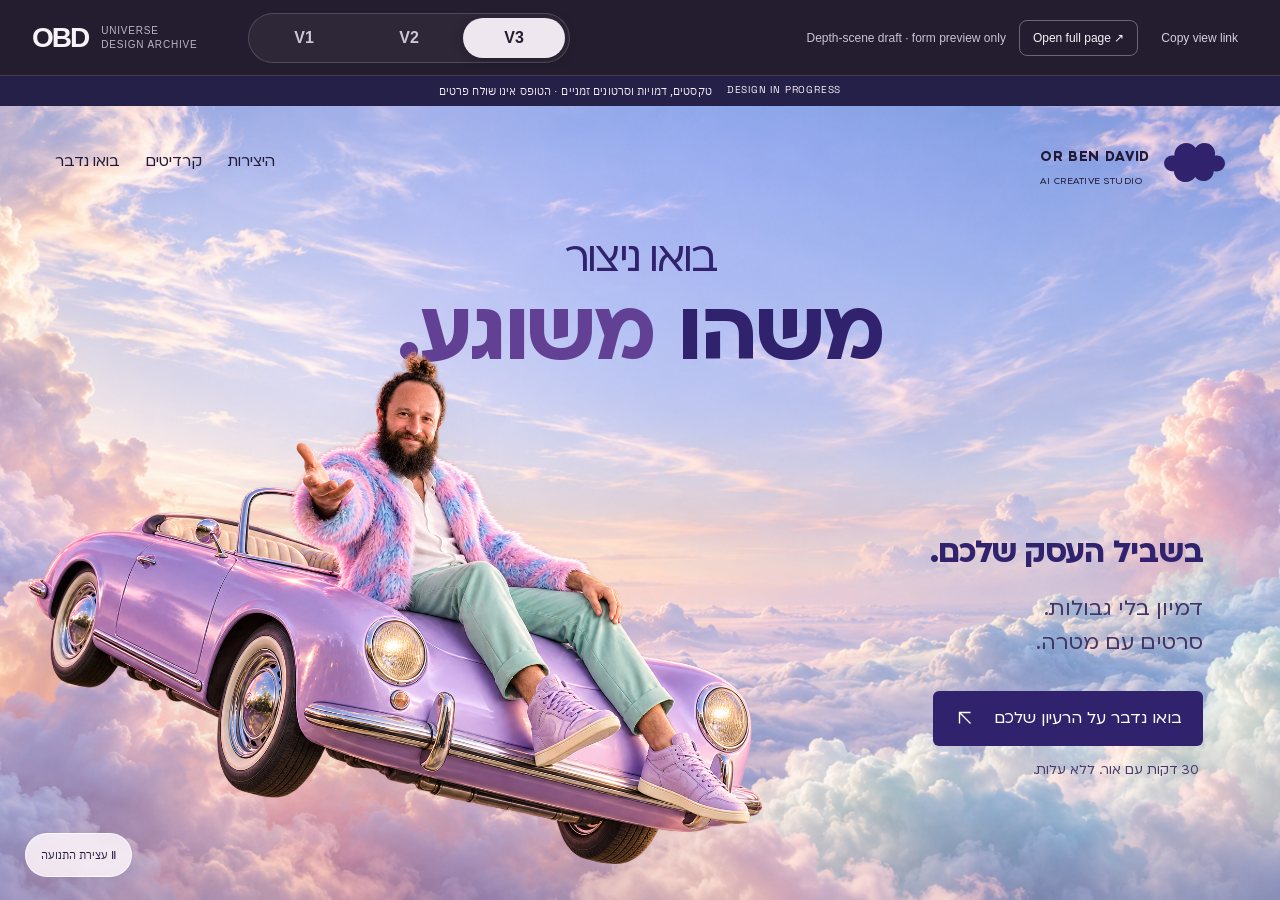
<file: index.html>
<!doctype html>
<html lang="en">
<head>
  <meta charset="utf-8">
  <meta name="viewport" content="width=device-width,initial-scale=1">
  <meta name="robots" content="noindex,nofollow">
  <meta name="theme-color" content="#231d2f">
  <title>OBD Universe | V1 / V2 / V3 viewer</title>
  <style>
    :root{font-family:Arial,Helvetica,sans-serif;color:#f7f2f7;background:#231d2f}
    *{box-sizing:border-box}
    body{margin:0;min-height:100dvh;display:flex;flex-direction:column}
    button,a{font:inherit}
    button:focus-visible,a:focus-visible{outline:3px solid #b5eff0;outline-offset:3px}
    .bar{display:flex;align-items:center;gap:22px;padding:12px clamp(15px,2.5vw,36px);min-height:76px;background:#231d2f;border-bottom:1px solid #ffffff24;z-index:2}
    .identity{display:flex;align-items:center;gap:13px;min-width:194px}
    .mark{font-size:28px;font-weight:900;letter-spacing:-2px;line-height:1}
    .identity small{display:block;color:#bdb4c9;font-size:10px;line-height:1.35;letter-spacing:.08em;text-transform:uppercase}
    .tabs{display:flex;gap:3px;padding:4px;border:1px solid #ffffff2b;border-radius:999px;background:#ffffff0c}
    .tabs button{border:0;border-radius:999px;padding:11px 23px;background:transparent;color:#cec7d8;min-width:102px;cursor:pointer;font-weight:700;transition:background .18s,color .18s}
    .tabs button[aria-selected="true"]{background:#efe7ef;color:#251d2f;box-shadow:0 2px 12px #0d071042}
    .tabs button:hover:not([aria-selected="true"]){background:#ffffff18;color:white}
    .meta{margin-left:auto;display:flex;align-items:center;gap:13px}
    .version-note{color:#cbc3d3;font-size:12px;white-space:nowrap}
    .open{color:#f8f3f9;text-decoration:none;border:1px solid #ffffff52;padding:10px 13px;border-radius:8px;white-space:nowrap;font-size:12px}
    .open:hover{background:#ffffff1c}
    .copy{background:none;color:#d8d0df;border:0;padding:10px;cursor:pointer;font-size:12px;white-space:nowrap}
    .copy:hover{color:white}
    .preview{flex:1;min-height:0;position:relative;background:#eee8f4}
    iframe{display:block;width:100%;height:100%;min-height:calc(100dvh - 76px);border:0;background:#eee8f4}
    .sr-only{position:absolute;width:1px;height:1px;padding:0;margin:-1px;overflow:hidden;clip:rect(0,0,0,0);white-space:nowrap;border:0}
    @media(max-width:1100px){.version-note,.copy{display:none}}
    @media(max-width:760px){.bar{flex-wrap:wrap;gap:10px 14px;min-height:0}.identity{min-width:0;flex:1}.mark{font-size:24px}.identity small{font-size:8px}.tabs{order:3;width:100%}.tabs button{flex:1;min-width:0;padding-inline:8px}.meta{margin-left:0}iframe{min-height:calc(100dvh - 110px)}}
  </style>
</head>
<body>
  <header class="bar">
    <div class="identity"><strong class="mark">OBD</strong><small>Universe<br>design archive</small></div>
    <div class="tabs" role="tablist" aria-label="Landing page version">
      <button id="v1-tab" type="button" role="tab" aria-controls="preview-panel" aria-selected="false" tabindex="-1" data-version="v1">V1</button>
      <button id="v2-tab" type="button" role="tab" aria-controls="preview-panel" aria-selected="false" tabindex="-1" data-version="v2">V2</button>
      <button id="v3-tab" type="button" role="tab" aria-controls="preview-panel" aria-selected="true" tabindex="0" data-version="v3">V3</button>
    </div>
    <div class="meta"><span class="version-note" id="version-note">Depth-scene draft · form preview only</span><a id="open-page" class="open" href="./versions/v3/index.html?rev=hero10" target="_blank" rel="noopener">Open full page ↗</a><button id="copy-link" class="copy" type="button">Copy view link</button></div>
  </header>
  <main class="preview" id="preview-panel" role="tabpanel" aria-labelledby="v3-tab"><iframe id="preview-frame" src="./versions/v3/index.html?rev=hero10" title="OBD Universe V3 landing page" allow="autoplay; fullscreen"></iframe></main>
  <p class="sr-only" id="view-status" role="status" aria-live="polite"></p>
  <script>
    const versions={v1:{label:'Original offer draft · preview only',title:'OBD Universe V1 landing page'},v2:{label:'Pastel-cloud draft · preview only',title:'OBD Universe V2 landing page'},v3:{label:'Depth-scene draft · form preview only',title:'OBD Universe V3 landing page'}};
    const tabs=[...document.querySelectorAll('[data-version]')];
    const frame=document.querySelector('#preview-frame');
    const panel=document.querySelector('#preview-panel');
    const note=document.querySelector('#version-note');
    const open=document.querySelector('#open-page');
    const status=document.querySelector('#view-status');
    function show(version,updateUrl=true){
      const v=versions[version]?version:'v3';
      const src=`./versions/${v}/index.html${v==='v2'?'?rev=pastel1':v==='v3'?'?rev=hero10':''}`;
      tabs.forEach(tab=>{const active=tab.dataset.version===v;tab.setAttribute('aria-selected',String(active));tab.tabIndex=active?0:-1});
      panel.setAttribute('aria-labelledby',`${v}-tab`);
      note.textContent=versions[v].label;
      frame.title=versions[v].title;
      if(frame.getAttribute('src')!==src)frame.src=src;
      open.href=src;
      if(updateUrl){const url=new URL(location.href);url.searchParams.set('v',v);history.replaceState(null,'',url)}
      status.textContent=`Showing ${v.toUpperCase()}`;
    }
    tabs.forEach((tab,index)=>{
      tab.addEventListener('click',()=>show(tab.dataset.version));
      tab.addEventListener('keydown',event=>{if(event.key!=='ArrowLeft'&&event.key!=='ArrowRight')return;event.preventDefault();const next=tabs[(index+(event.key==='ArrowRight'?1:tabs.length-1))%tabs.length];next.focus();show(next.dataset.version)});
    });
    document.querySelector('#copy-link').addEventListener('click',async()=>{try{await navigator.clipboard.writeText(location.href);status.textContent='View link copied'}catch{status.textContent='Copy the address from the browser to share this view'}});
    addEventListener('popstate',()=>show(new URL(location.href).searchParams.get('v'),false));
    show(new URL(location.href).searchParams.get('v'),false);
  </script>
</body>
</html>
</file>
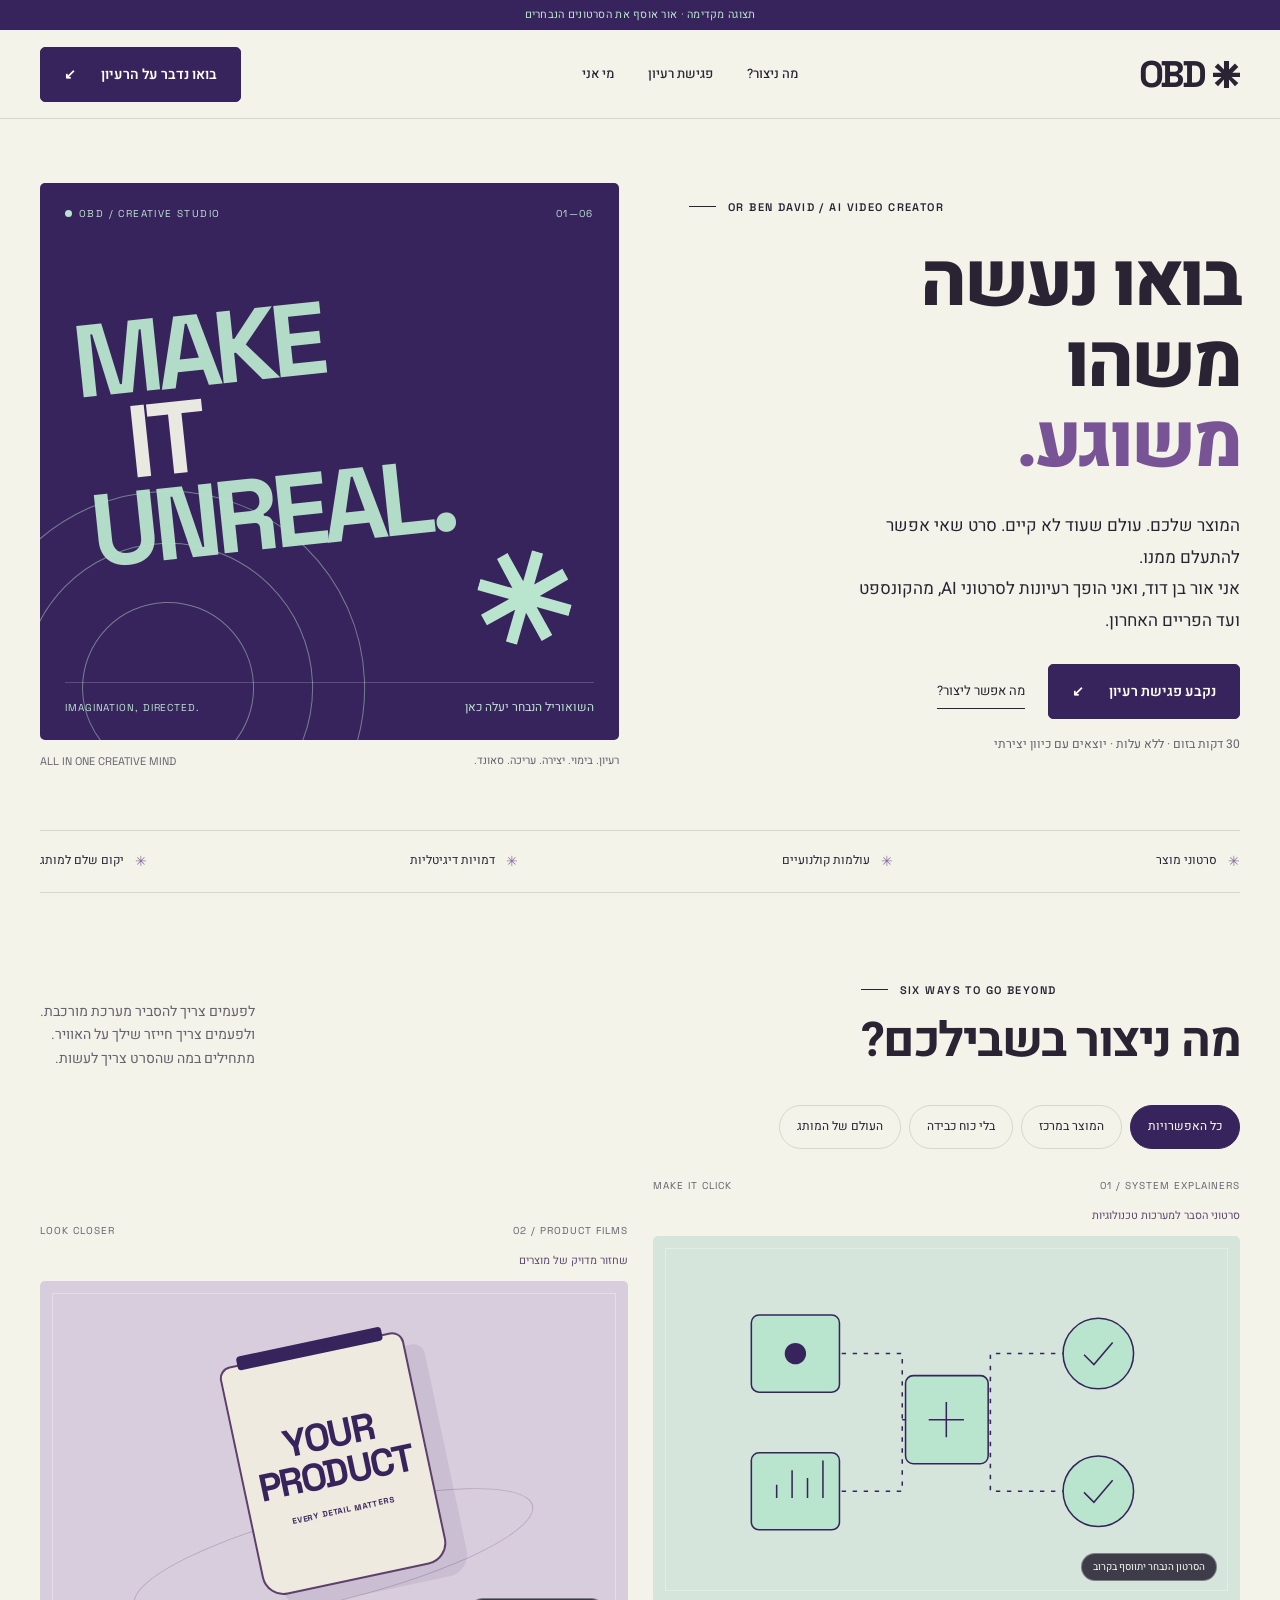
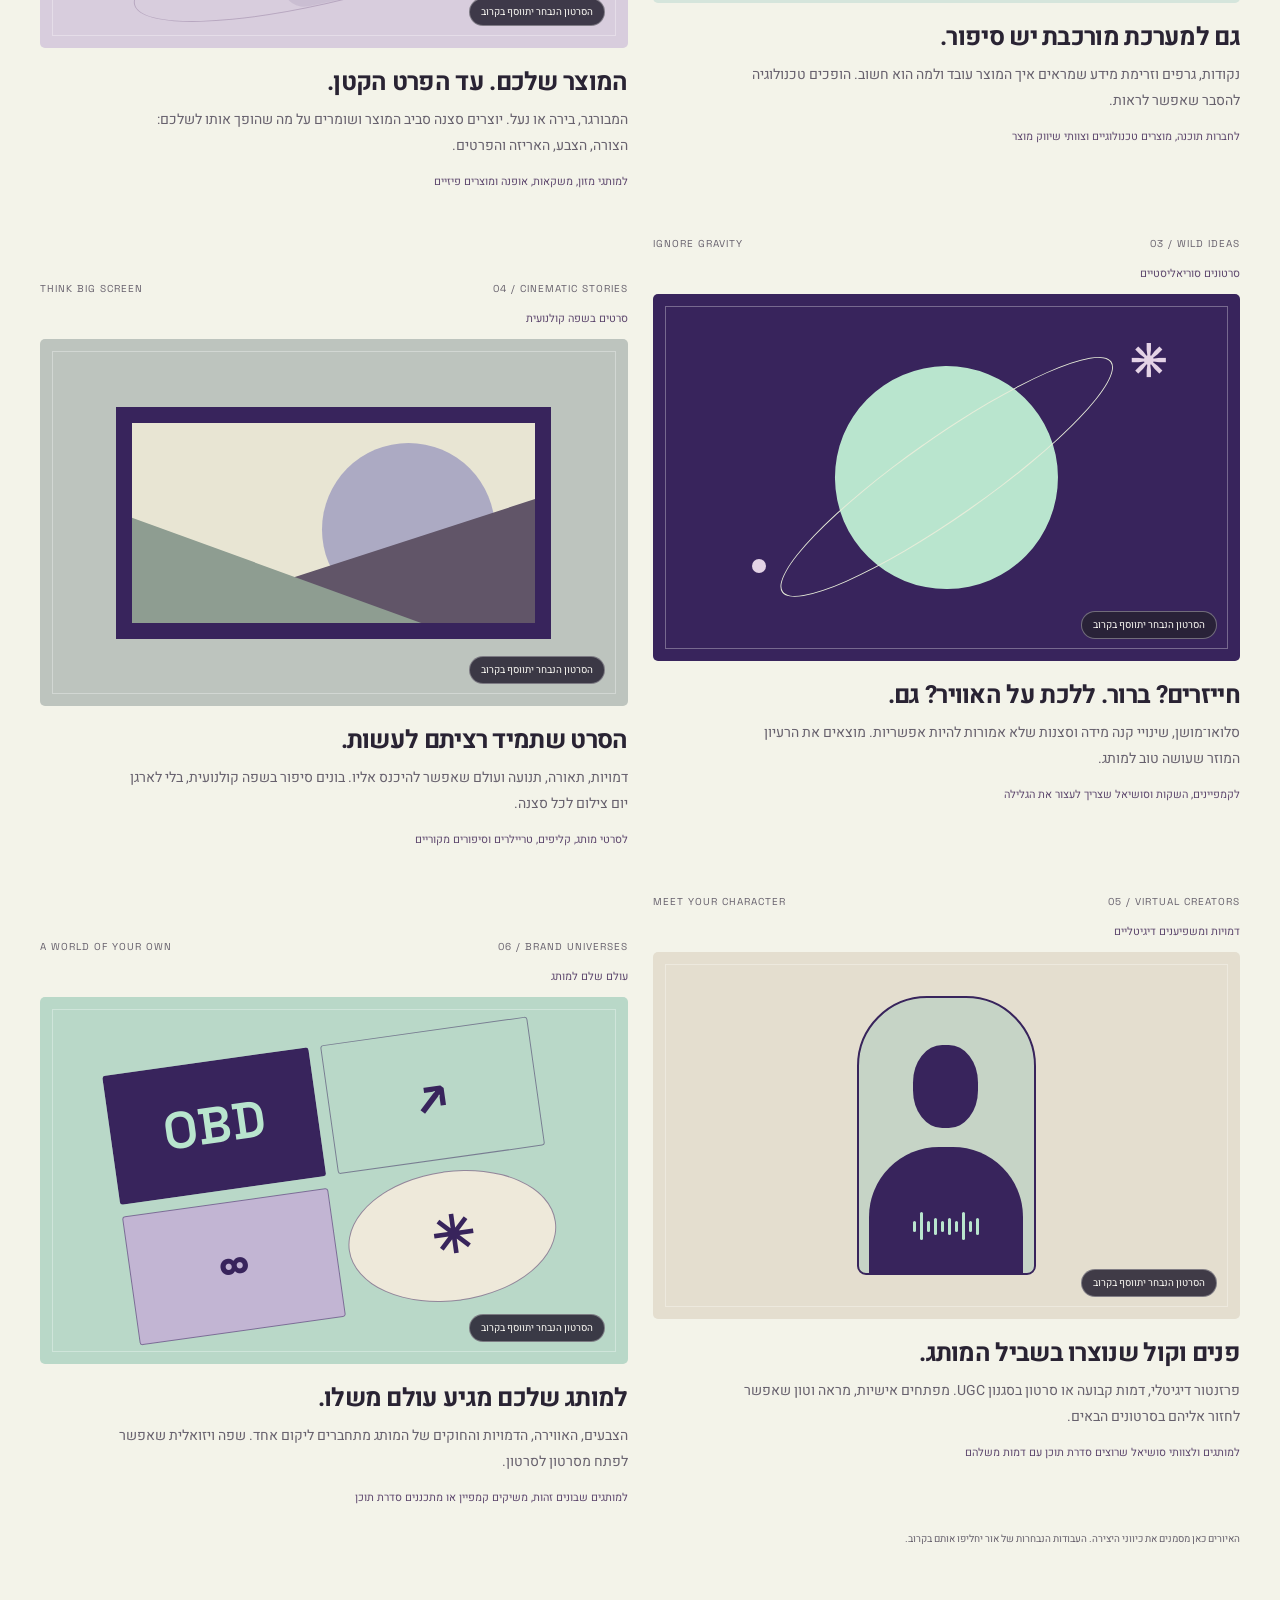
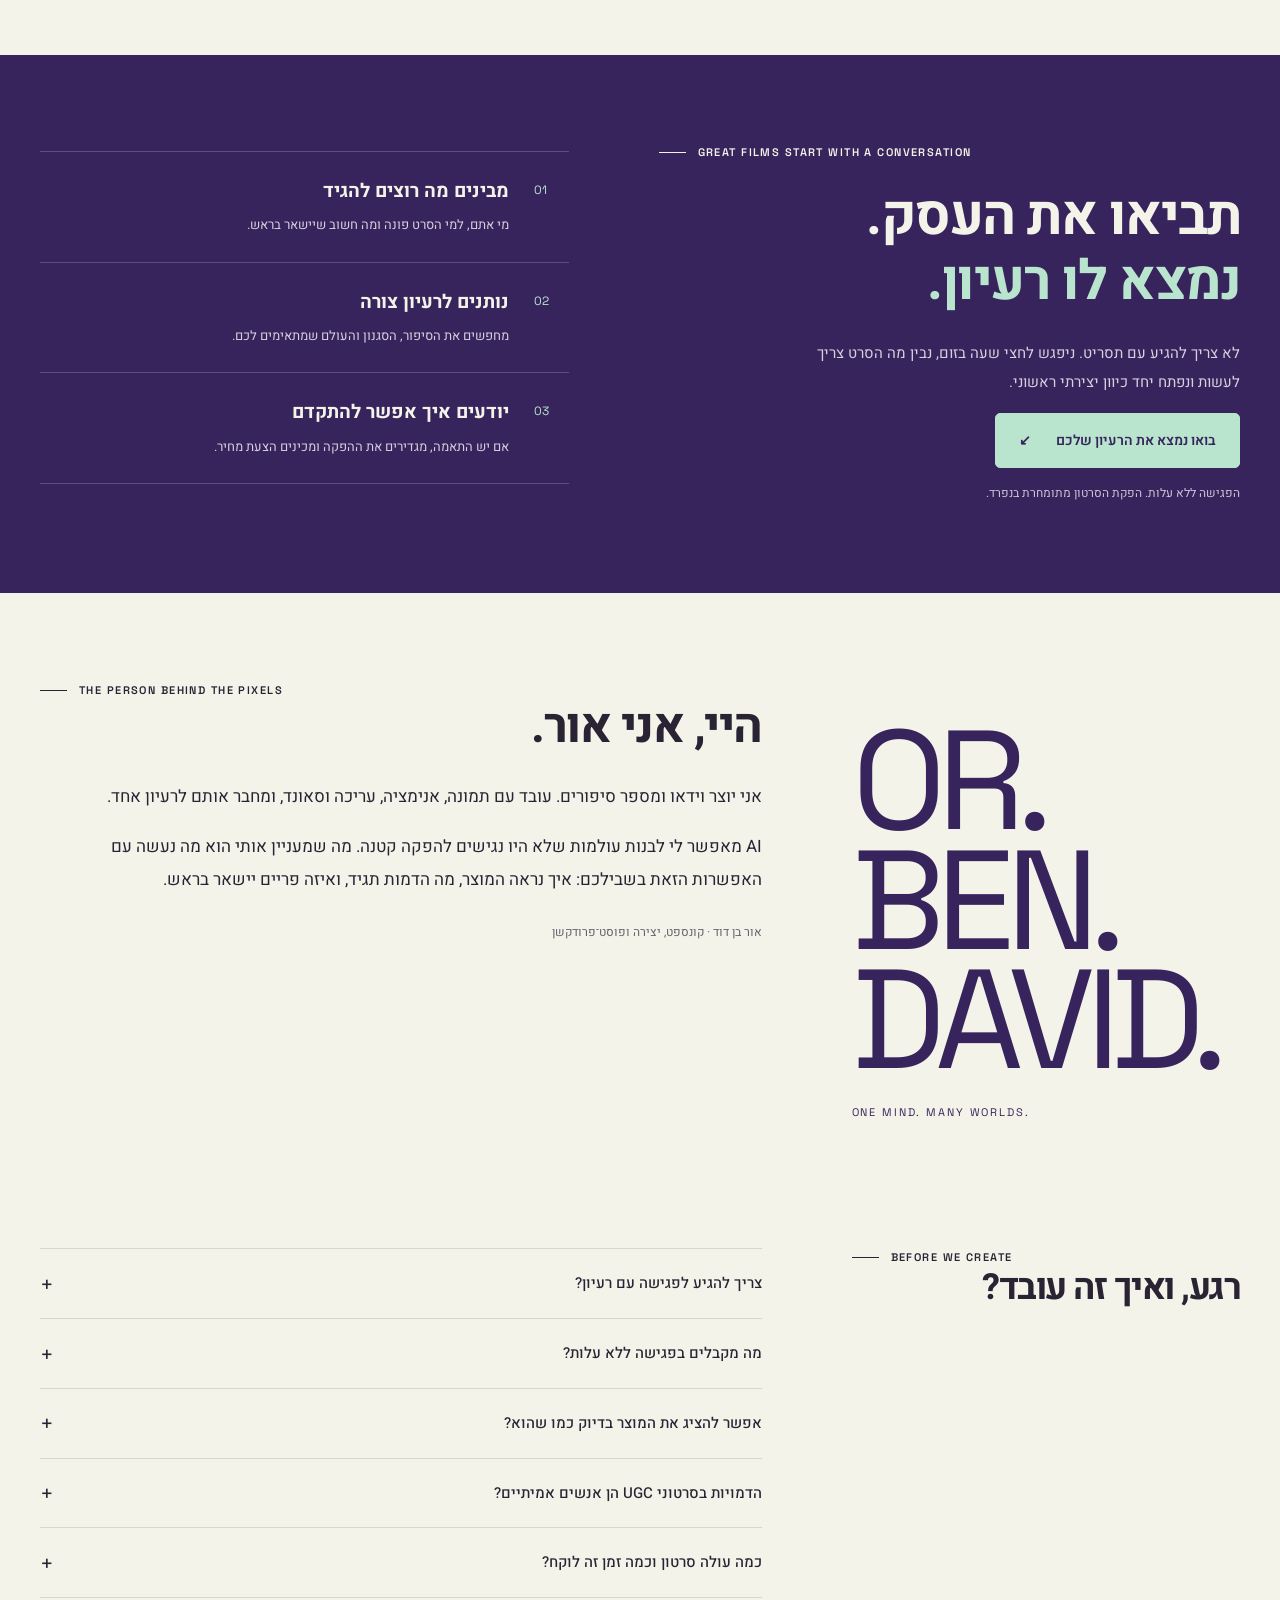
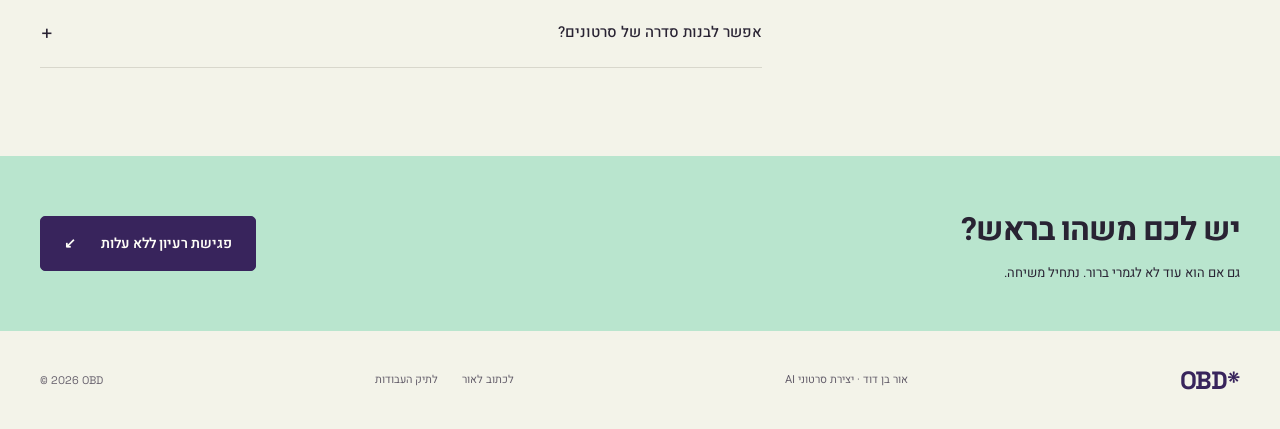
<file: versions/v1/index.html>
<!doctype html>
<html lang="he" dir="rtl">
<head>
  <meta charset="utf-8">
  <meta name="viewport" content="width=device-width,initial-scale=1">
  <meta name="robots" content="noindex,nofollow">
  <meta name="description" content="סרטוני AI עם אור בן דוד. סרטוני מוצר, עולמות קולנועיים ודמויות למותג. מתחילים בפגישת רעיון של 30 דקות, ללא עלות.">
  <meta name="theme-color" content="#38245c">
  <title>OBD | בואו נעשה משהו משוגע</title>
  <link rel="preconnect" href="https://fonts.googleapis.com">
  <link rel="preconnect" href="https://fonts.gstatic.com" crossorigin>
  <link href="https://fonts.googleapis.com/css2?family=Heebo:wght@400;500;600;700;800;900&family=Space+Grotesk:wght@400;500;600;700&display=swap" rel="stylesheet">
  <style>
    :root{--paper:#f3f3e9;--ink:#292333;--purple:#38245c;--mint:#b9e5ce;--muted:#67616d;--line:#d8d7cc;--white:#fffef8;--radius:5px}
    *{box-sizing:border-box}html{scroll-behavior:smooth;scroll-padding-top:105px}body{margin:0;background:var(--paper);color:var(--ink);font-family:Heebo,Arial,sans-serif;line-height:1.65}button,input,select{font:inherit}a{color:inherit;text-decoration:none}button{cursor:pointer}button,a{-webkit-tap-highlight-color:transparent}button:focus-visible,a:focus-visible,summary:focus-visible,video:focus-visible{outline:3px solid #885ac5;outline-offset:5px}button:disabled{cursor:not-allowed}::selection{background:var(--mint);color:var(--purple)}.wrap{width:min(1320px,calc(100% - 80px));margin:auto}.en{font-family:'Space Grotesk',Arial,sans-serif;direction:ltr}.skip{position:fixed;top:-100px;right:20px;background:var(--mint);padding:10px;z-index:20}.skip:focus{top:12px}.preview{background:var(--purple);color:var(--mint);font-size:11px;text-align:center;letter-spacing:.025em;padding:6px 16px}.header{background:var(--paper);position:sticky;top:0;z-index:5;border-bottom:1px solid var(--line)}.header-inner{height:88px;display:flex;align-items:center;justify-content:space-between;gap:24px}.logo{font:700 37px/1 'Space Grotesk',sans-serif;letter-spacing:-3px;display:flex;align-items:center;gap:9px;direction:ltr}.logo svg{width:27px;height:27px}.nav{display:flex;align-items:center;gap:34px;font-size:13px;font-weight:500}.nav a{padding:10px 0}.nav a:hover{color:#71529c}.button{display:inline-flex;align-items:center;justify-content:center;gap:25px;padding:15px 23px;min-height:50px;border:1px solid var(--purple);border-radius:var(--radius);background:var(--purple);color:var(--white);font-size:14px;font-weight:600;transition:background .2s,transform .2s}.button:hover{background:#503778}.button:active{transform:translateY(1px)}.button.light{background:var(--mint);color:var(--purple);border-color:var(--mint)}.button.light:hover{background:#d1f0df}.button.outline{background:transparent;color:var(--purple)}.button svg,.arrow{width:21px;height:21px;fill:none;stroke:currentColor;stroke-width:1.5}.tiny{font-size:12px;color:var(--muted)}.eyebrow{font-size:11px;font-weight:600;letter-spacing:.13em;display:flex;align-items:center;gap:12px}.eyebrow:before{content:'';width:27px;height:1px;background:currentColor}.hero{display:grid;grid-template-columns:1fr 1.05fr;align-items:center;gap:70px;padding:64px 0 60px}.hero h1{font-size:clamp(48px,5.8vw,82px);line-height:1.09;letter-spacing:-3px;font-weight:800;margin:26px 0}.hero h1 span{display:block;color:#785496}.hero-copy>p{max-width:400px;font-size:17px;line-height:1.85;margin:0 0 28px}.hero-actions{display:flex;align-items:center;gap:23px;flex-wrap:wrap}.text-link{font-size:13px;border-bottom:1px solid var(--ink);padding:6px 0}.offer-note{font-size:12px!important;color:var(--muted);margin:14px 0 0!important}.hero-stage{background:var(--purple);aspect-ratio:1.04;position:relative;overflow:hidden;border-radius:var(--radius);color:var(--mint);isolation:isolate}.stage-top{display:flex;align-items:center;justify-content:space-between;position:absolute;top:23px;left:25px;right:25px;z-index:2;font-size:10px;letter-spacing:.14em}.stage-dot{width:7px;height:7px;border-radius:50%;background:var(--mint);display:inline-block;margin-inline-end:7px}.stage-word{position:absolute;inset:20% 7% auto;font-size:clamp(58px,8vw,111px);line-height:.83;font-weight:700;letter-spacing:-7px;transform:rotate(-6deg);text-align:left;opacity:.95}.stage-word span{display:block}.stage-word span:nth-child(2){color:var(--paper);margin-left:45px}.orbit{width:68%;aspect-ratio:1;position:absolute;left:-12%;bottom:-26%;border:1px solid #b9e5ce77;border-radius:50%;transform:rotate(-24deg)}.orbit:before,.orbit:after{content:'';position:absolute;inset:13%;border:1px solid #b9e5ce77;border-radius:50%}.orbit:after{inset:28%}.asterisk{position:absolute;right:8%;bottom:17%;width:95px;height:95px;transform:rotate(16deg);color:var(--mint)}.stage-caption{position:absolute;bottom:22px;left:25px;right:25px;display:flex;align-items:center;justify-content:space-between;font-size:12px;border-top:1px solid #ffffff30;padding-top:15px}.stage-caption .en{font-size:10px;letter-spacing:.09em}.film-note{display:flex;justify-content:space-between;gap:15px;margin-top:12px;font-size:11px;color:var(--muted)}.strap{border-top:1px solid var(--line);border-bottom:1px solid var(--line);padding:19px 0;display:flex;justify-content:space-between;gap:18px;flex-wrap:wrap;font-size:12px}.strap span{display:flex;align-items:center;gap:11px}.strap i{font-style:normal;color:#876d9e;font-size:14px}.section{padding:88px 0}.section-top{display:flex;justify-content:space-between;align-items:flex-end;gap:30px;margin-bottom:35px}.section h2{font-size:clamp(31px,3.8vw,48px);line-height:1.18;letter-spacing:-1.5px;margin:14px 0 0;font-weight:700}.section-top>p{max-width:345px;font-size:14px;color:var(--muted);margin:0}.filter-bar{display:flex;gap:8px;flex-wrap:wrap;margin:0 0 29px}.filter{background:transparent;border:1px solid var(--line);border-radius:30px;padding:10px 17px;font-size:12px;min-height:44px;color:var(--ink)}.filter[aria-pressed=true]{background:var(--purple);border-color:var(--purple);color:var(--white)}.filter:hover{border-color:var(--purple)}.work-grid{display:grid;grid-template-columns:1fr 1fr;gap:43px 25px}.work[hidden]{display:none}.work:nth-child(even){padding-top:45px}.work-grid.filtered .work{padding-top:0}.work-top{display:flex;align-items:center;justify-content:space-between;margin:0 0 10px}.work-top .en{font-size:10px;letter-spacing:.1em;color:var(--muted)}.work-number{font-size:11px}.visual{aspect-ratio:16/10;background:#d5e5dc;position:relative;overflow:hidden;border-radius:var(--radius);isolation:isolate;display:grid;place-items:center}.visual:after{content:'';position:absolute;inset:12px;border:1px solid #ffffff50;pointer-events:none;z-index:1}.pending{position:absolute;bottom:22px;right:23px;z-index:2;display:inline-block;border:1px solid #ffffff55;background:#282333de;color:var(--white);font-size:10px;border-radius:30px;padding:5px 11px}.work-body{padding:17px 0 0}.work-body h3{font-size:25px;line-height:1.4;letter-spacing:-.7px;margin:0 0 7px;font-weight:700}.work-body p{font-size:14px;line-height:1.85;margin:0;color:var(--muted);max-width:510px}.audience{font-size:11px!important;margin-top:13px!important;color:#5f496f!important}.diagram{width:75%;height:75%;stroke:var(--purple);fill:none;stroke-width:1.4}.system .node{fill:var(--mint);stroke:var(--purple)}.system .small{fill:var(--purple)}.system .flow{stroke-dasharray:4 6}.product{background:#d8cddd}.product .product-shape{width:32%;height:64%;border:2px solid #5f406b;border-radius:12px 12px 22px 22px;background:#efeadf;transform:rotate(-12deg);position:relative;box-shadow:18px 16px 0 #38245c16}.product-shape:before{content:'';position:absolute;top:-10px;left:10%;right:10%;height:14px;background:var(--purple);border-radius:4px}.product-label{position:absolute;top:29%;left:0;right:0;line-height:1;text-align:center;font-size:clamp(22px,3vw,42px);color:var(--purple);letter-spacing:-2px;font-weight:700}.product-label small{display:block;font-size:8px;letter-spacing:.12em;margin-top:14px}.product-rings{position:absolute;width:70%;height:25%;border:1px solid #765c8555;border-radius:50%;bottom:13%;transform:rotate(-14deg)}.wild{background:#38245c;color:var(--mint)}.wild .planet{width:38%;aspect-ratio:1;border-radius:50%;background:var(--mint);position:relative;transform:rotate(-23deg)}.planet:after{content:'';position:absolute;left:-40%;right:-40%;height:35%;top:32%;border:1px solid #e8edda;border-radius:50%;transform:rotate(-12deg)}.wild .spark{position:absolute;font:400 80px/1 'Space Grotesk';right:12%;top:10%;color:#e4d3e6}.wild .small-planet{width:14px;height:14px;border-radius:50%;background:#e4d3e6;position:absolute;left:17%;bottom:24%}.cinema{background:#bdc4be}.cinema-frame{width:74%;height:63%;border:16px solid var(--purple);background:#e8e5d3;position:relative;overflow:hidden}.cinema-frame:before{content:'';width:43%;aspect-ratio:1;background:#acaac3;position:absolute;right:10%;top:10%;border-radius:50%}.cinema-frame:after{content:'';height:90%;width:140%;position:absolute;background:#615568;bottom:-63%;left:-20%;transform:rotate(-18deg)}.cinema-frame .horizon{position:absolute;width:150%;height:70%;background:#8e9d91;bottom:-38%;transform:rotate(20deg);z-index:1}.person{background:#e4decf}.person-frame{height:76%;aspect-ratio:9/14;border:2px solid var(--purple);border-radius:70px 70px 9px 9px;position:relative;background:#c6d4c6;overflow:hidden}.portrait-head{width:37%;aspect-ratio:.78;background:var(--purple);border-radius:45%;position:absolute;left:31%;top:17%}.portrait-body{width:88%;height:50%;border-radius:70px 70px 0 0;background:var(--purple);position:absolute;bottom:-4%;left:6%}.voice-line{position:absolute;right:15%;left:15%;bottom:12%;display:flex;align-items:center;justify-content:center;gap:4px;z-index:1}.voice-line i{width:3px;height:17px;background:var(--mint);border-radius:3px}.voice-line i:nth-child(3n){height:28px}.voice-line i:nth-child(2n){height:11px}.universe{background:#b9d8c8}.world{position:relative;width:73%;height:74%;display:grid;grid-template-columns:1fr 1fr;gap:12px;transform:rotate(-8deg)}.world>span{border:1px solid #38245c80;display:grid;place-items:center;color:var(--purple);font:600 clamp(28px,4vw,52px)/1 'Space Grotesk';border-radius:3px}.world>span:nth-child(2){background:var(--purple);color:var(--mint)}.world>span:nth-child(3){border-radius:50%;background:#eee9da}.world>span:nth-child(4){background:#c2b5d3}.media-caption{font-size:10px;color:var(--muted);margin:22px 0 0}.media-slot video{display:block;width:100%;height:100%;object-fit:contain;background:#19161f;position:absolute;inset:0;z-index:3}.media-slot.has-media:after{display:none}.media-error{position:absolute;inset:auto 20px 20px;background:var(--paper);padding:12px;font-size:12px;z-index:4;color:var(--ink)}.idea-section{background:var(--purple);color:var(--paper);margin-top:20px;position:relative;overflow:hidden}.idea-layout{display:grid;grid-template-columns:1.1fr 1fr;gap:90px;align-items:start}.idea-section h2{font-size:clamp(38px,4.3vw,58px);margin:24px 0;max-width:500px}.idea-section h2 span{color:var(--mint)}.idea-section p{font-size:15px;line-height:1.95;max-width:450px;color:#d6d0df}.idea-section .offer-note{color:#cdc3d8}.steps{border-top:1px solid #ffffff30;margin-top:8px}.step{display:grid;grid-template-columns:35px 1fr;gap:25px;border-bottom:1px solid #ffffff30;padding:24px 0}.step .en{font-size:12px;color:var(--mint);padding-top:5px}.step h3{font-size:19px;margin:0 0 5px}.step p{font-size:13px;margin:0}.about{display:grid;grid-template-columns:.7fr 1.3fr;gap:90px}.about-stamp{font-family:'Space Grotesk',sans-serif;font-size:clamp(75px,11vw,150px);line-height:.85;letter-spacing:-9px;color:var(--purple);padding:40px 0;position:relative;direction:ltr}.about-stamp small{font-size:11px;letter-spacing:.17em;display:block;margin-top:25px;line-height:1.4}.about h2{margin:0 0 24px}.about p{font-size:17px;line-height:1.95;max-width:680px}.about .byline{font-size:12px;color:var(--muted);margin:25px 0 0}.faq{padding-top:0;display:grid;grid-template-columns:.7fr 1.3fr;gap:90px}.faq h2{font-size:36px;margin-top:0}.faq details{border-top:1px solid var(--line);padding:0}.faq details:last-child{border-bottom:1px solid var(--line)}.faq summary{font-size:15px;font-weight:500;cursor:pointer;list-style:none;padding:22px 0;display:flex;justify-content:space-between;align-items:center;gap:25px}.faq summary::-webkit-details-marker{display:none}.faq summary:after{content:'+';font:400 22px/1 'Space Grotesk'}.faq details[open] summary:after{content:'−'}.faq details p{font-size:14px;color:var(--muted);max-width:600px;margin:0 0 24px}.footer-cta{background:var(--mint);padding:48px 0}.footer-cta .wrap{display:flex;justify-content:space-between;align-items:center;gap:30px}.footer-cta h2{font-size:32px;letter-spacing:-1px;margin:0 0 5px}.footer-cta p{font-size:13px;margin:0}.footer{padding:30px 0}.footer-inner{display:flex;justify-content:space-between;align-items:center;gap:20px;font-size:11px;color:var(--muted)}.footer-links{display:flex;gap:24px}.footer-links a{padding:10px 0}.footer-brand{font:700 25px/1 'Space Grotesk';color:var(--purple);letter-spacing:-1px}.booking-dialog{border:0;border-radius:8px;padding:0;width:min(560px,calc(100% - 30px));max-height:calc(100dvh - 40px);background:var(--paper);color:var(--ink)}.booking-dialog::backdrop{background:#191324b5}.dialog-inner{padding:40px}.close{position:absolute;left:13px;top:12px;min-width:44px;min-height:44px;border:0;background:transparent;font-size:27px;color:var(--purple)}.booking-dialog h2{font-size:29px;line-height:1.35;margin:22px 0 12px}.booking-dialog p{font-size:14px}.agenda{padding:18px 23px;background:#e4eadd;margin:25px 0;font-size:14px}.agenda li{margin-bottom:10px}.agenda li:last-child{margin-bottom:0}.booking-unavailable{padding:14px 18px;border:1px solid #b9b4be;font-size:13px;color:#645a6d}.booking-link{margin-top:20px}.booking-link[hidden]{display:none}.direct-email{display:inline-block;font-size:12px;margin-top:18px;text-decoration:underline;text-underline-offset:4px}.sr-only{position:absolute;width:1px;height:1px;padding:0;margin:-1px;overflow:hidden;clip:rect(0,0,0,0);white-space:nowrap;border:0}
    @media(min-width:900px){.hero-stage{animation:stage-enter .7s ease-out both}.hero-copy{animation:copy-enter .7s ease-out both}@keyframes stage-enter{from{opacity:0;transform:translateY(15px) rotate(1deg)}to{opacity:1;transform:none}}@keyframes copy-enter{from{opacity:0;transform:translateY(10px)}to{opacity:1;transform:none}}}
    @media(max-width:1000px){.wrap{width:calc(100% - 48px)}.hero{gap:35px}.hero h1{font-size:60px}.hero-actions{gap:14px}.hero .button{padding:14px 18px}.nav{gap:20px}.idea-layout,.about,.faq{gap:45px}.stage-word{letter-spacing:-5px}}
    @media(max-width:720px){html{scroll-padding-top:90px}.wrap{width:calc(100% - 36px)}.preview{font-size:10px}.header-inner{height:71px;gap:15px}.logo{font-size:30px;letter-spacing:-2px}.logo svg{width:22px;height:22px}.nav{display:none}.header .button{font-size:11px;min-height:43px;padding:9px 13px;gap:12px}.hero{grid-template-columns:1fr;gap:32px;padding:40px 0 30px}.hero h1{font-size:clamp(48px,12vw,66px);letter-spacing:-2px;margin:22px 0}.hero-copy>p{font-size:15px;margin-bottom:24px;max-width:440px}.hero-stage{aspect-ratio:1.23}.stage-word{font-size:clamp(65px,18vw,112px);top:21%;letter-spacing:-5px}.stage-word span:nth-child(2){margin-left:40px}.asterisk{width:70px;height:70px;bottom:18%}.film-note{font-size:10px}.strap{gap:14px 22px;padding:18px 0;font-size:10px;justify-content:flex-start}.strap span:last-child{display:none}.section{padding:58px 0}.section-top{display:block;margin-bottom:25px}.section-top>p{margin-top:18px;font-size:13px}.section h2{font-size:36px}.filter-bar{gap:7px}.filter{font-size:11px;padding:9px 13px}.work-grid{grid-template-columns:1fr;gap:32px}.work:nth-child(even){padding-top:0}.work-body h3{font-size:24px}.work-body p{font-size:13px}.work .visual{aspect-ratio:1.45}.product-label{font-size:38px}.world>span{font-size:48px}.idea-layout,.about,.faq{grid-template-columns:1fr;gap:30px}.idea-section h2{font-size:42px}.idea-section p{font-size:14px}.about{gap:5px}.about-stamp{font-size:90px;padding:0 0 30px;letter-spacing:-6px}.about p{font-size:15px}.faq{padding-top:5px;gap:25px}.faq h2{font-size:30px}.footer-cta .wrap{display:block}.footer-cta h2{font-size:29px}.footer-cta .button{margin-top:24px;width:100%}.footer-inner{align-items:flex-start;flex-wrap:wrap}.footer-links{gap:18px}.dialog-inner{padding:35px 24px}.booking-dialog h2{font-size:27px}.agenda{padding-right:22px}.stage-top{font-size:9px}.eyebrow{font-size:10px}.stage-caption{font-size:11px}}
    @media(prefers-reduced-motion:reduce){html{scroll-behavior:auto}*,*:before,*:after{animation:none!important;transition:none!important}}
  </style>
</head>
<body>
  <a class="skip" href="#main">דילוג לתוכן</a>
  <div class="preview">תצוגה מקדימה · אור אוסף את הסרטונים הנבחרים</div>
  <header class="header"><div class="wrap header-inner">
    <a class="logo" href="#main" aria-label="OBD, לראש העמוד">OBD<svg aria-hidden="true" viewBox="0 0 32 32"><path fill="currentColor" d="m13 0 6 0 0 10 7-7 4 4-7 7h9v5H22l8 7-4 4-7-8v10h-6V22l-7 8-4-4 8-7H0v-5h10L2 7l4-4 7 7z"/></svg></a>
    <nav class="nav" aria-label="תפריט ראשי"><a href="#services">מה ניצור?</a><a href="#session">פגישת רעיון</a><a href="#about">מי אני</a></nav>
    <button class="button" data-book>בואו נדבר על הרעיון <span aria-hidden="true">↙</span></button>
  </div></header>
  <main id="main">
    <section class="wrap hero" aria-labelledby="hero-title">
      <div class="hero-copy"><div class="eyebrow en">OR BEN DAVID / AI VIDEO CREATOR</div>
        <h1 id="hero-title">בואו נעשה<br>משהו <span>משוגע.</span></h1>
        <p>המוצר שלכם. עולם שעוד לא קיים. סרט שאי אפשר להתעלם ממנו.<br>אני אור בן דוד, ואני הופך רעיונות לסרטוני AI, מהקונספט ועד הפריים האחרון.</p>
        <div class="hero-actions"><button class="button" data-book>נקבע פגישת רעיון <span aria-hidden="true">↙</span></button><a class="text-link" href="#services">מה אפשר ליצור?</a></div>
        <p class="offer-note">30 דקות בזום · ללא עלות · יוצאים עם כיוון יצירתי</p>
      </div>
      <div><div class="hero-stage media-slot" data-media="showreel" aria-label="מקום לשואוריל הנבחר, יתווסף בקרוב">
        <div class="stage-top en"><span><i class="stage-dot"></i>OBD / CREATIVE STUDIO</span><span>01—06</span></div>
        <div class="stage-word en" aria-hidden="true"><span>MAKE</span><span>IT</span><span>UNREAL.</span></div><div class="orbit" aria-hidden="true"></div>
        <svg class="asterisk" aria-hidden="true" viewBox="0 0 100 100"><path fill="currentColor" d="M44 0h12v34L80 10l9 9-24 25h35v12H65l24 24-9 9-24-24v35H44V65L20 89l-9-9 24-24H0V44h35L11 19l9-9 24 24z"/></svg>
        <div class="stage-caption"><span>השואוריל הנבחר יעלה כאן</span><span class="en">IMAGINATION, DIRECTED.</span></div>
      </div><div class="film-note"><span>רעיון. בימוי. יצירה. עריכה. סאונד.</span><span class="en">ALL IN ONE CREATIVE MIND</span></div></div>
    </section>
    <div class="wrap strap" aria-label="סוגי יצירה"><span><i aria-hidden="true">✳</i>סרטוני מוצר</span><span><i aria-hidden="true">✳</i>עולמות קולנועיים</span><span><i aria-hidden="true">✳</i>דמויות דיגיטליות</span><span><i aria-hidden="true">✳</i>יקום שלם למותג</span></div>
    <section class="wrap section" id="services" aria-labelledby="services-title">
      <div class="section-top"><div><div class="eyebrow en">SIX WAYS TO GO BEYOND</div><h2 id="services-title">מה ניצור בשבילכם?</h2></div><p>לפעמים צריך להסביר מערכת מורכבת.<br>ולפעמים צריך חייזר שילך על האוויר.<br>מתחילים במה שהסרט צריך לעשות.</p></div>
      <div class="filter-bar" role="group" aria-label="סינון סוגי סרטונים"><button class="filter" data-filter="all" aria-pressed="true">כל האפשרויות</button><button class="filter" data-filter="product" aria-pressed="false">המוצר במרכז</button><button class="filter" data-filter="imagination" aria-pressed="false">בלי כוח כבידה</button><button class="filter" data-filter="brand" aria-pressed="false">העולם של המותג</button></div>
      <p class="sr-only" id="filter-status" aria-live="polite"></p>
      <div class="work-grid">
        <article class="work" data-category="product"><div class="work-top"><span class="work-number en">01 / SYSTEM EXPLAINERS</span><span class="en">MAKE IT CLICK</span></div><div class="visual system media-slot" data-media="system" aria-label="איור זמני, סרטון הסבר מערכת יתווסף בקרוב"><svg class="diagram" viewBox="0 0 400 250" aria-hidden="true"><path class="flow" d="M65 65H160V125H240V65H340M65 190H160V125H240V190H340"/><rect class="node" x="23" y="30" width="80" height="70" rx="7"/><rect class="node" x="23" y="155" width="80" height="70" rx="7"/><rect class="node" x="163" y="85" width="75" height="80" rx="7"/><circle class="node" cx="338" cy="65" r="32"/><circle class="node" cx="338" cy="190" r="32"/><circle class="small" cx="63" cy="65" r="9"/><path d="M46 196v-12m14 12v-25m14 25v-18m14 18v-34M184 125h32m-16-16v32M325 66l9 9 17-20M325 191l9 9 17-20"/></svg><span class="pending">הסרטון הנבחר יתווסף בקרוב</span></div><div class="work-body"><h3>גם למערכת מורכבת יש סיפור.</h3><p>נקודות, גרפים וזרימת מידע שמראים איך המוצר עובד ולמה הוא חשוב. הופכים טכנולוגיה להסבר שאפשר לראות.</p><p class="audience">לחברות תוכנה, מוצרים טכנולוגיים וצוותי שיווק מוצר</p></div></article>
        <article class="work" data-category="product"><div class="work-top"><span class="work-number en">02 / PRODUCT FILMS</span><span class="en">LOOK CLOSER</span></div><div class="visual product media-slot" data-media="product" aria-label="איור זמני, סרטון מוצר יתווסף בקרוב"><div class="product-rings" aria-hidden="true"></div><div class="product-shape" aria-hidden="true"><div class="product-label en">YOUR<br>PRODUCT<small>EVERY DETAIL MATTERS</small></div></div><span class="pending">הסרטון הנבחר יתווסף בקרוב</span></div><div class="work-body"><h3>המוצר שלכם. עד הפרט הקטן.</h3><p>המבורגר, בירה או נעל. יוצרים סצנה סביב המוצר ושומרים על מה שהופך אותו לשלכם: הצורה, הצבע, האריזה והפרטים.</p><p class="audience">למותגי מזון, משקאות, אופנה ומוצרים פיזיים</p></div></article>
        <article class="work" data-category="imagination"><div class="work-top"><span class="work-number en">03 / WILD IDEAS</span><span class="en">IGNORE GRAVITY</span></div><div class="visual wild media-slot" data-media="crazy" aria-label="איור זמני, סרטון יצירתי יתווסף בקרוב"><div class="planet" aria-hidden="true"></div><span class="spark" aria-hidden="true">*</span><div class="small-planet" aria-hidden="true"></div><span class="pending">הסרטון הנבחר יתווסף בקרוב</span></div><div class="work-body"><h3>חייזרים? ברור. ללכת על האוויר? גם.</h3><p>סלואו־מושן, שינויי קנה מידה וסצנות שלא אמורות להיות אפשריות. מוצאים את הרעיון המוזר שעושה טוב למותג.</p><p class="audience">לקמפיינים, השקות וסושיאל שצריך לעצור את הגלילה</p></div></article>
        <article class="work" data-category="imagination"><div class="work-top"><span class="work-number en">04 / CINEMATIC STORIES</span><span class="en">THINK BIG SCREEN</span></div><div class="visual cinema media-slot" data-media="cinema" aria-label="איור זמני, סרט קולנועי יתווסף בקרוב"><div class="cinema-frame" aria-hidden="true"><div class="horizon"></div></div><span class="pending">הסרטון הנבחר יתווסף בקרוב</span></div><div class="work-body"><h3>הסרט שתמיד רציתם לעשות.</h3><p>דמויות, תאורה, תנועה ועולם שאפשר להיכנס אליו. בונים סיפור בשפה קולנועית, בלי לארגן יום צילום לכל סצנה.</p><p class="audience">לסרטי מותג, קליפים, טריילרים וסיפורים מקוריים</p></div></article>
        <article class="work" data-category="brand"><div class="work-top"><span class="work-number en">05 / VIRTUAL CREATORS</span><span class="en">MEET YOUR CHARACTER</span></div><div class="visual person media-slot" data-media="creator" aria-label="איור זמני, דמות דיגיטלית תוצג בקרוב"><div class="person-frame" aria-hidden="true"><div class="portrait-head"></div><div class="portrait-body"></div><div class="voice-line"><i></i><i></i><i></i><i></i><i></i><i></i><i></i><i></i><i></i><i></i></div></div><span class="pending">הסרטון הנבחר יתווסף בקרוב</span></div><div class="work-body"><h3>פנים וקול שנוצרו בשביל המותג.</h3><p>פרזנטור דיגיטלי, דמות קבועה או סרטון בסגנון UGC. מפתחים אישיות, מראה וטון שאפשר לחזור אליהם בסרטונים הבאים.</p><p class="audience">למותגים ולצוותי סושיאל שרוצים סדרת תוכן עם דמות משלהם</p></div></article>
        <article class="work" data-category="brand"><div class="work-top"><span class="work-number en">06 / BRAND UNIVERSES</span><span class="en">A WORLD OF YOUR OWN</span></div><div class="visual universe media-slot" data-media="universe" aria-label="איור זמני, עולם מותג יתווסף בקרוב"><div class="world" aria-hidden="true"><span>↗</span><span>OBD</span><span>✳</span><span>∞</span></div><span class="pending">הסרטון הנבחר יתווסף בקרוב</span></div><div class="work-body"><h3>למותג שלכם מגיע עולם משלו.</h3><p>הצבעים, האווירה, הדמויות והחוקים של המותג מתחברים ליקום אחד. שפה ויזואלית שאפשר לפתח מסרטון לסרטון.</p><p class="audience">למותגים שבונים זהות, משיקים קמפיין או מתכננים סדרת תוכן</p></div></article>
      </div><p class="media-caption">האיורים כאן מסמנים את כיווני היצירה. העבודות הנבחרות של אור יחליפו אותם בקרוב.</p>
    </section>
    <section class="section idea-section" id="session" aria-labelledby="session-title"><div class="wrap idea-layout">
      <div><div class="eyebrow en">GREAT FILMS START WITH A CONVERSATION</div><h2 id="session-title">תביאו את העסק.<br><span>נמצא לו רעיון.</span></h2><p>לא צריך להגיע עם תסריט. ניפגש לחצי שעה בזום, נבין מה הסרט צריך לעשות ונפתח יחד כיוון יצירתי ראשוני.</p><button class="button light" data-book>בואו נמצא את הרעיון שלכם <span aria-hidden="true">↙</span></button><p class="offer-note">הפגישה ללא עלות. הפקת הסרטון מתומחרת בנפרד.</p></div>
      <div class="steps"><div class="step"><span class="en">01</span><div><h3>מבינים מה רוצים להגיד</h3><p>מי אתם, למי הסרט פונה ומה חשוב שיישאר בראש.</p></div></div><div class="step"><span class="en">02</span><div><h3>נותנים לרעיון צורה</h3><p>מחפשים את הסיפור, הסגנון והעולם שמתאימים לכם.</p></div></div><div class="step"><span class="en">03</span><div><h3>יודעים איך אפשר להתקדם</h3><p>אם יש התאמה, מגדירים את ההפקה ומכינים הצעת מחיר.</p></div></div></div>
    </div></section>
    <section class="wrap section about" id="about" aria-labelledby="about-title"><div class="about-stamp" aria-hidden="true">OR.<br>BEN.<br>DAVID.<small>ONE MIND. MANY WORLDS.</small></div><div><div class="eyebrow en">THE PERSON BEHIND THE PIXELS</div><h2 id="about-title">היי, אני אור.</h2><p>אני יוצר וידאו ומספר סיפורים. עובד עם תמונה, אנימציה, עריכה וסאונד, ומחבר אותם לרעיון אחד.</p><p>AI מאפשר לי לבנות עולמות שלא היו נגישים להפקה קטנה. מה שמעניין אותי הוא מה נעשה עם האפשרות הזאת בשבילכם: איך נראה המוצר, מה הדמות תגיד, ואיזה פריים יישאר בראש.</p><p class="byline">אור בן דוד · קונספט, יצירה ופוסט־פרודקשן</p></div></section>
    <section class="wrap section faq" aria-labelledby="faq-title"><div><div class="eyebrow en">BEFORE WE CREATE</div><h2 id="faq-title">רגע, ואיך זה עובד?</h2></div><div>
      <details><summary>צריך להגיע לפגישה עם רעיון?</summary><p>ממש לא. מספיק לדעת מה העסק עושה ומה הייתם רוצים שהסרט ישיג. את הכיוון היצירתי נפתח יחד.</p></details>
      <details><summary>מה מקבלים בפגישה ללא עלות?</summary><p>30 דקות בזום לפיתוח כיוון ראשוני: רעיון, סגנון ודרך אפשרית להתקדם. הפגישה אינה כוללת סרטון מוכן או הפקת דוגמה.</p></details>
      <details><summary>אפשר להציג את המוצר בדיוק כמו שהוא?</summary><p>זו המטרה. בודקים את חומרי המוצר ואת הפרטים שחייבים להישמר לפני שמאשרים את ההפקה. לפי הצורך משלבים חומרי מוצר מקוריים ועבודת פוסט כדי להגיע לדיוק הנדרש.</p></details>
      <details><summary>הדמויות בסרטוני UGC הן אנשים אמיתיים?</summary><p>אפשר ליצור דמויות דיגיטליות מקוריות בסגנון UGC. הן לא מוצגות כלקוחות אמיתיים ולא מספרות על חוויית שימוש שלא התרחשה. שימוש בדמות או בקול של אדם אמיתי דורש את הסכמתו.</p></details>
      <details><summary>כמה עולה סרטון וכמה זמן זה לוקח?</summary><p>זה תלוי באורך, במורכבות ובתוצרים. אחרי שמבינים את הכיוון, מסכמים מראש מחיר, לוח זמנים וסבבי תיקונים.</p></details>
      <details><summary>אפשר לבנות סדרה של סרטונים?</summary><p>כן. אפשר לפתח כמה סרטונים סביב מוצר, דמות או עולם מותג משותף. מגדירים יחד את הכמות, הפורמטים והיקף ההפקה.</p></details>
    </div></section>
    <section class="footer-cta"><div class="wrap"><div><h2>יש לכם משהו בראש?</h2><p>גם אם הוא עוד לא לגמרי ברור. נתחיל משיחה.</p></div><button class="button" data-book>פגישת רעיון ללא עלות <span aria-hidden="true">↙</span></button></div></section>
  </main>
  <footer class="footer"><div class="wrap footer-inner"><a href="#main" class="footer-brand en" aria-label="OBD, לראש העמוד">OBD*</a><span>אור בן דוד · יצירת סרטוני AI</span><div class="footer-links"><a href="mailto:obd4life@gmail.com">לכתוב לאור</a><a href="https://obd4life.wixstudio.com/creative-portfolio" target="_blank" rel="noopener noreferrer">לתיק העבודות</a></div><span class="en">© 2026 OBD</span></div></footer>
  <dialog class="booking-dialog" aria-labelledby="booking-title"><div class="dialog-inner"><button class="close" aria-label="סגירת חלון">×</button><div class="eyebrow en">30 MINUTES / ONE NEW DIRECTION</div><h2 id="booking-title">בואו נדבר על הסרט שלכם.</h2><p>פגישת רעיון של 30 דקות בזום, ללא עלות.</p><ul class="agenda"><li>תביאו את העסק ואת המטרה.</li><li>נפתח יחד כיוון ראשוני לסרט.</li><li>נדבר על הפקה, אם נרצה להתקדם.</li></ul><div class="booking-unavailable">יומן הפגישות עדיין לא נפתח בתצוגה המקדימה.</div><a class="button booking-link" hidden target="_blank" rel="noopener noreferrer">לבחירת מועד לפגישה <span aria-hidden="true">↙</span></a><br><a class="direct-email" href="mailto:obd4life@gmail.com?subject=OBD%20-%20Creative%20session">בינתיים אפשר לכתוב לאור במייל</a></div></dialog>
  <noscript><p class="wrap">להצגת חלון הפגישה יש להפעיל JavaScript. אפשר ליצור קשר עם אור דרך קישור המייל בתחתית העמוד.</p></noscript>
  <script type="module" src="./app.mjs"></script>
</body>
</html>
</file>
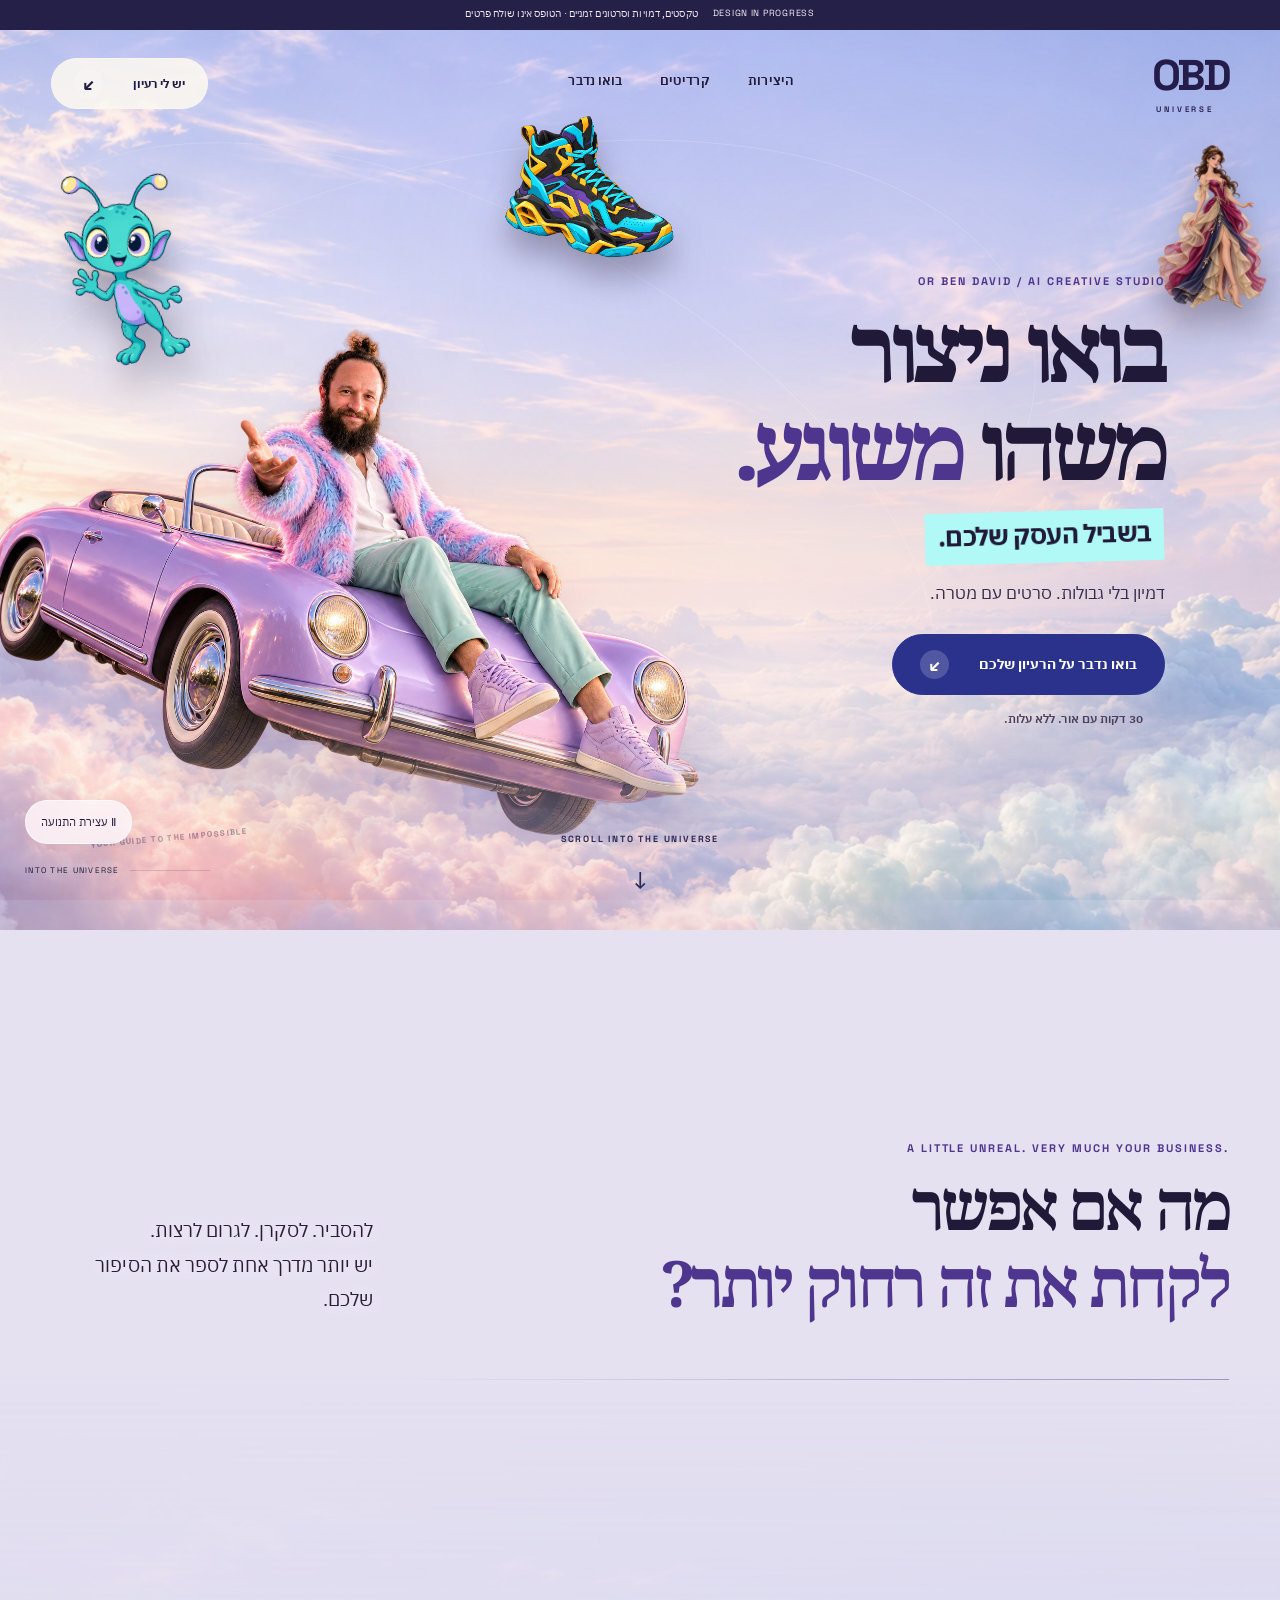
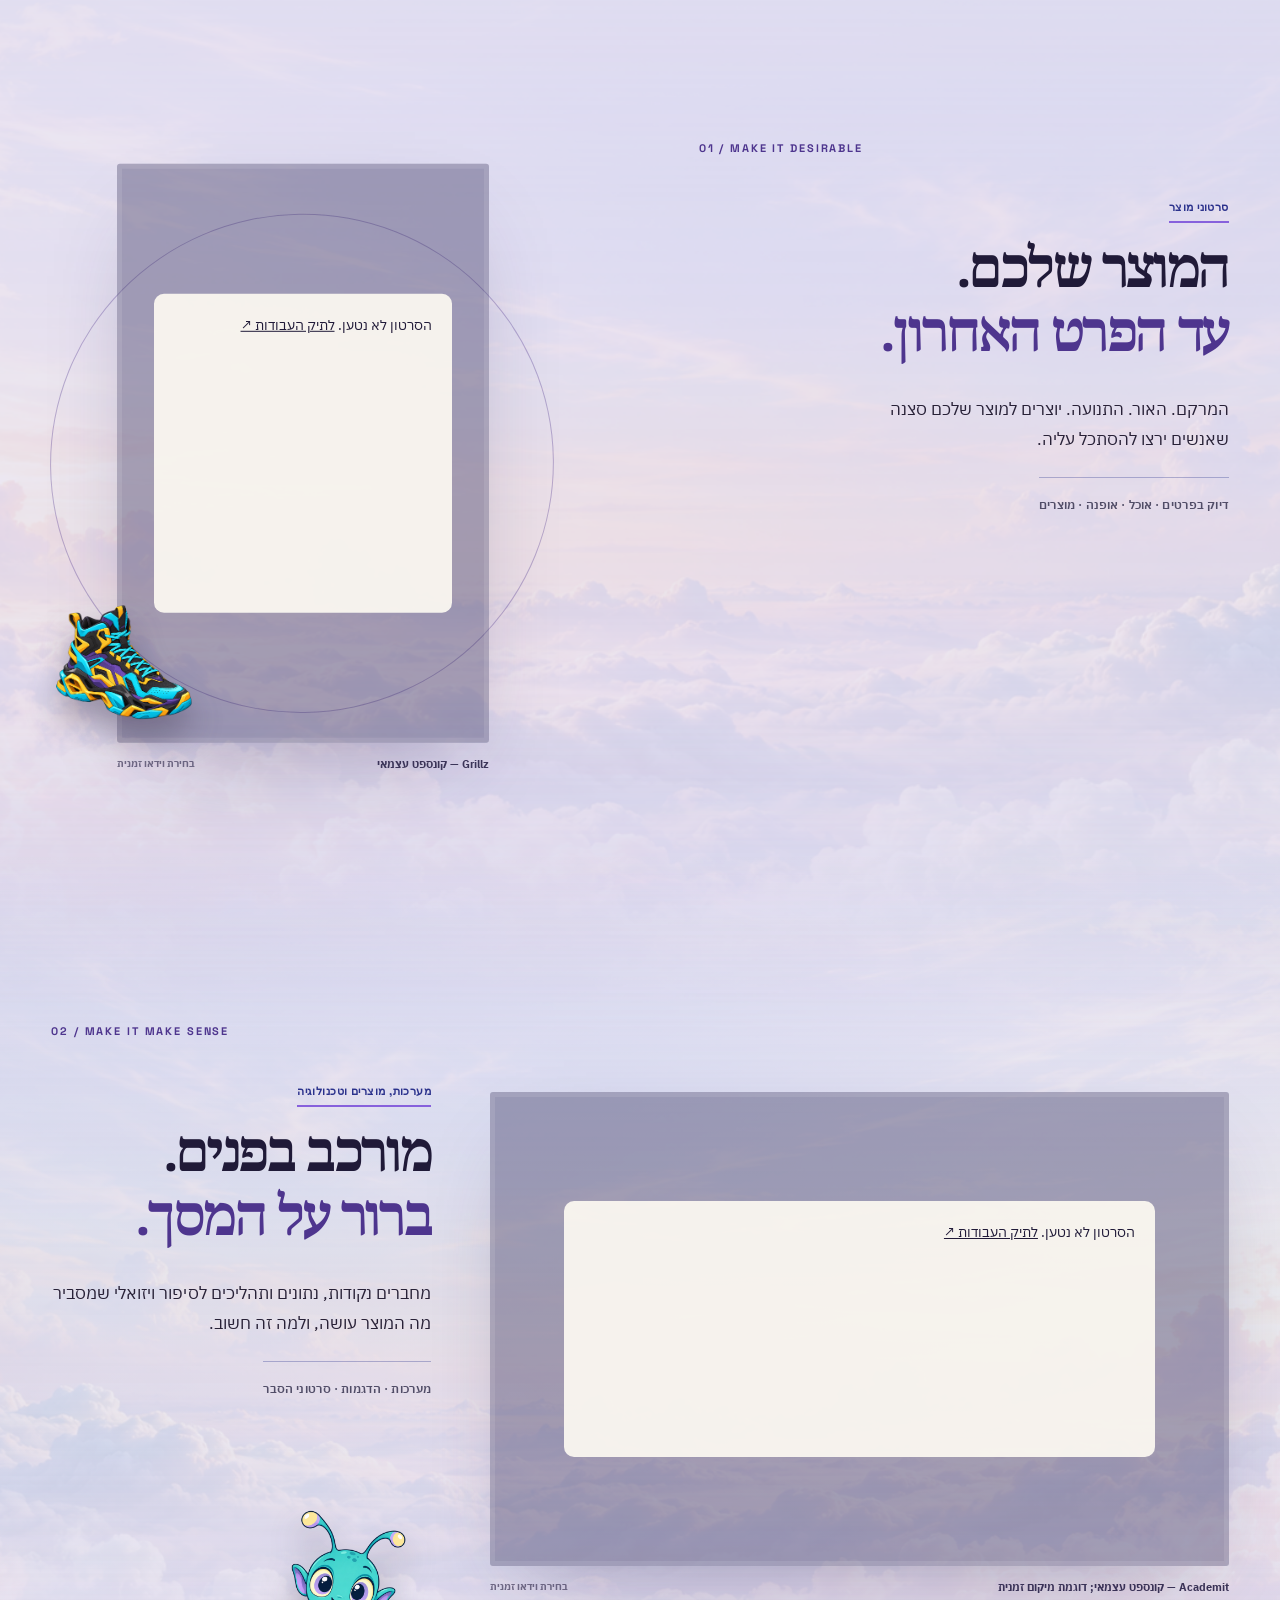
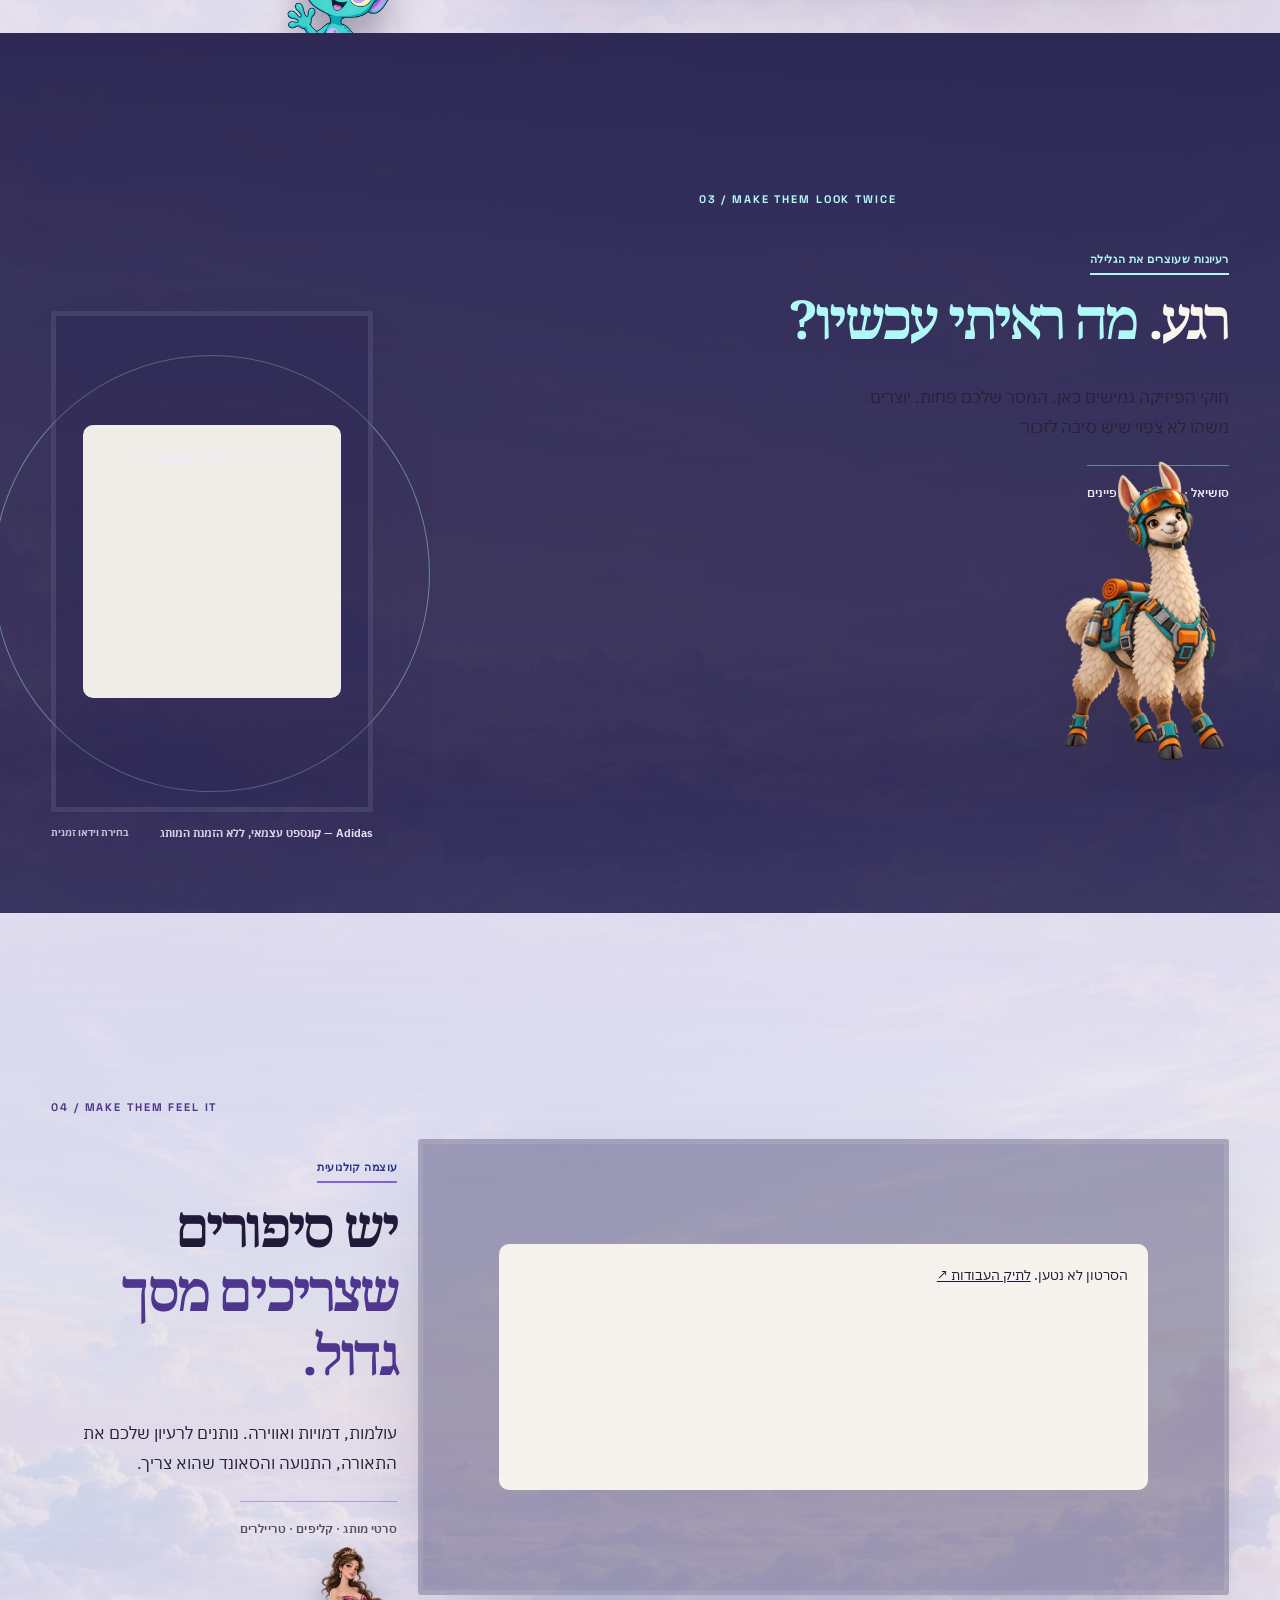
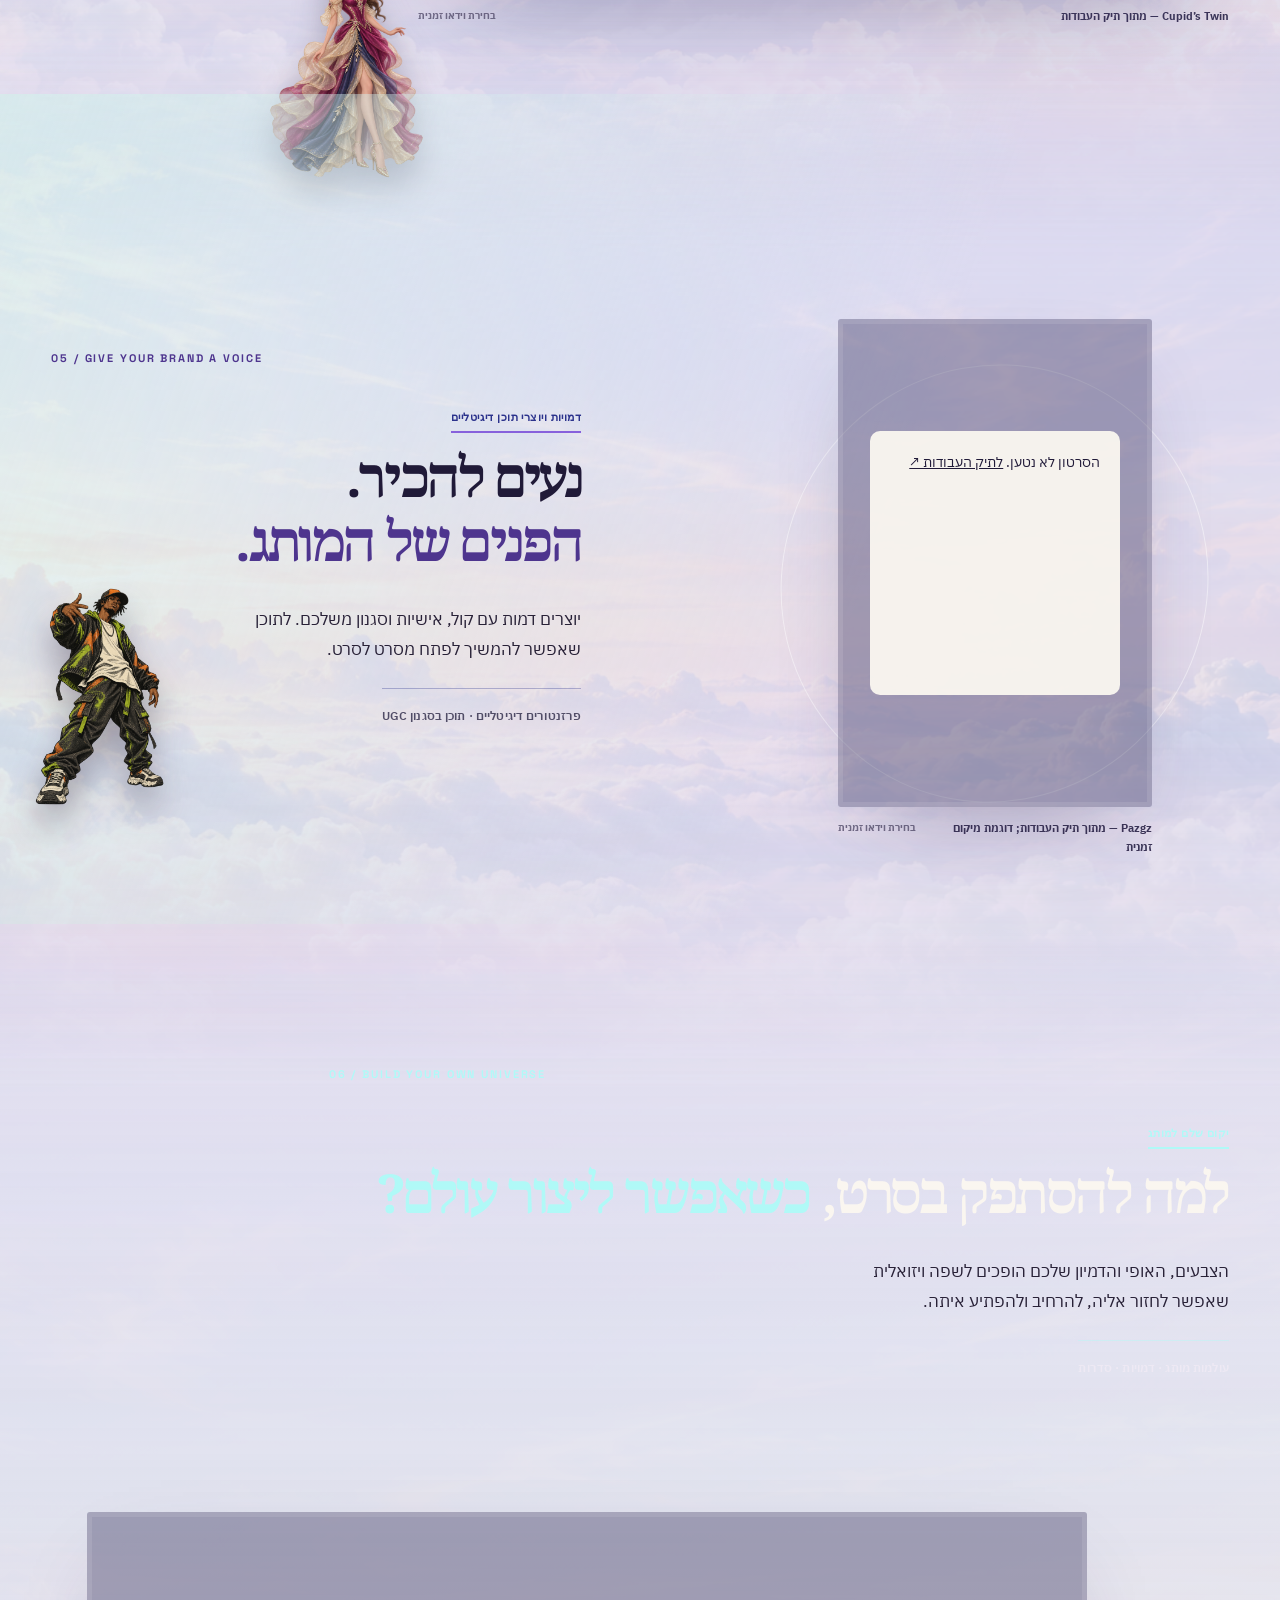
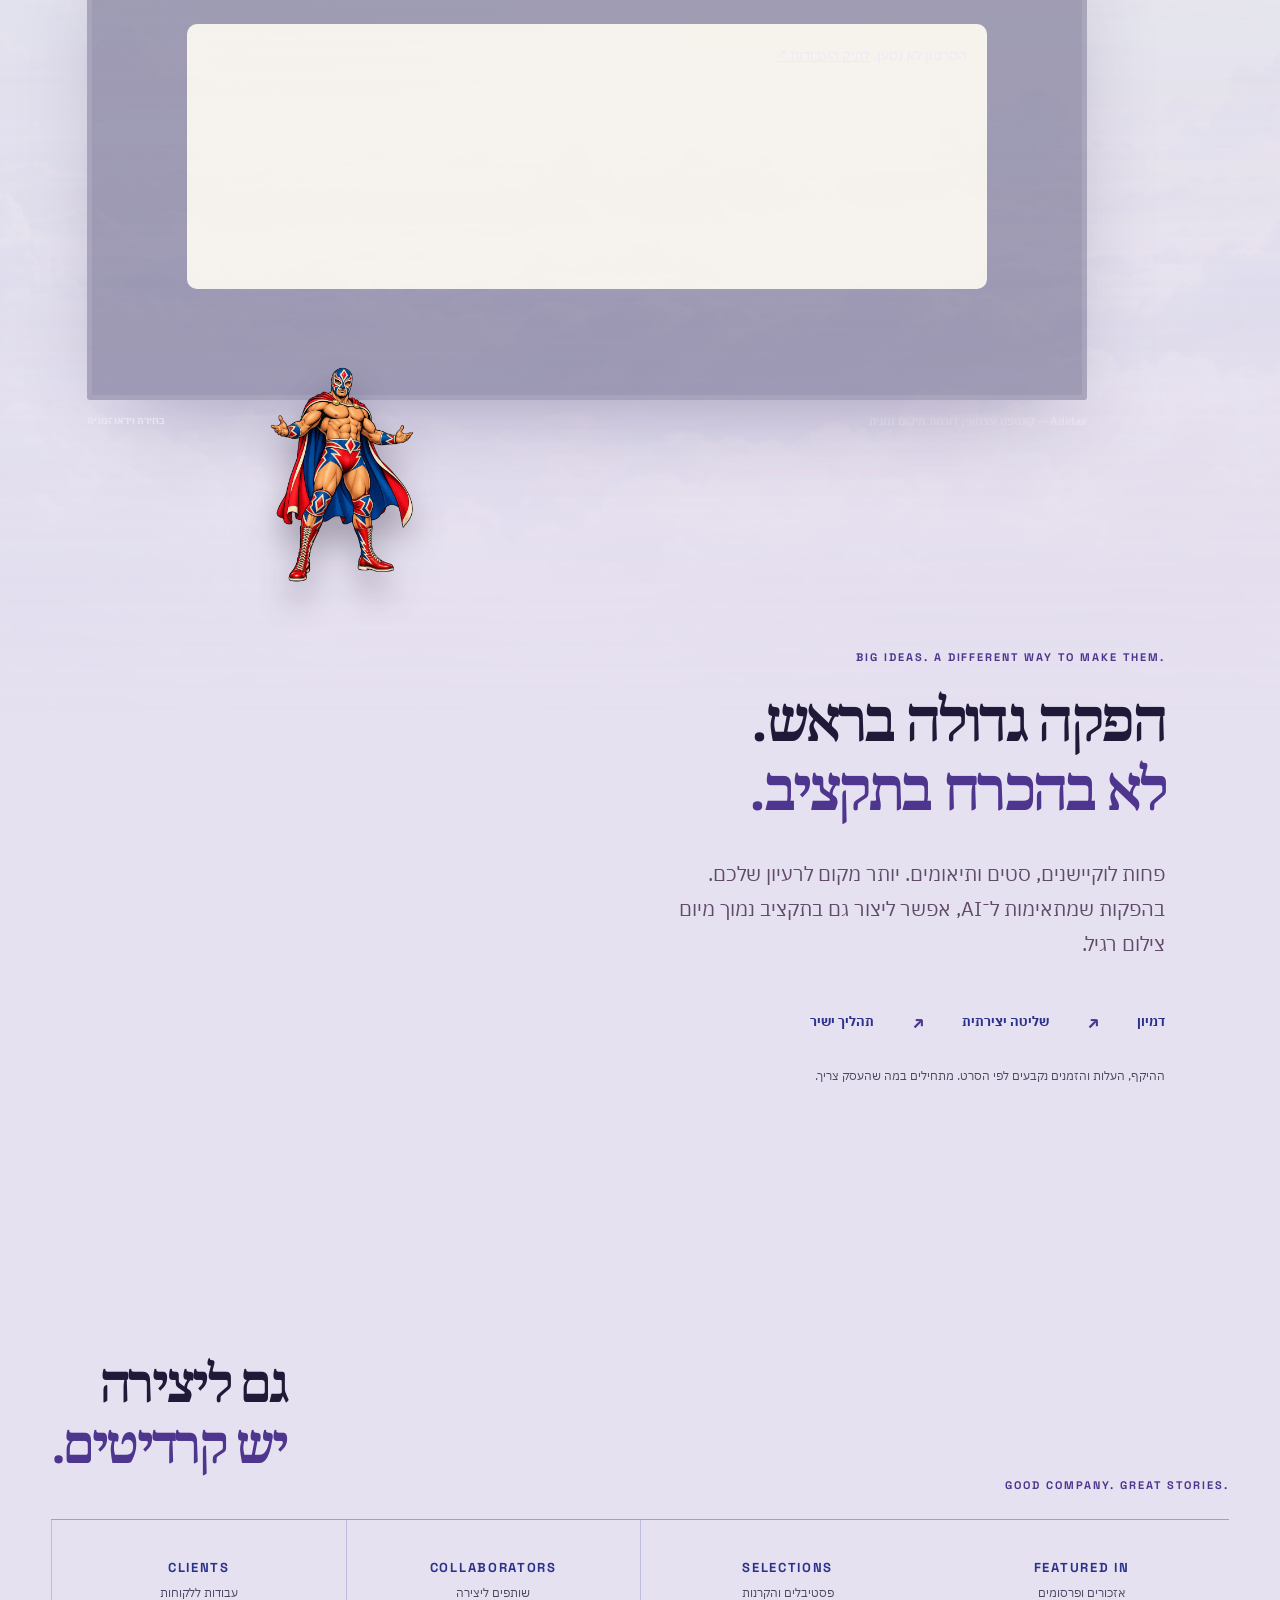
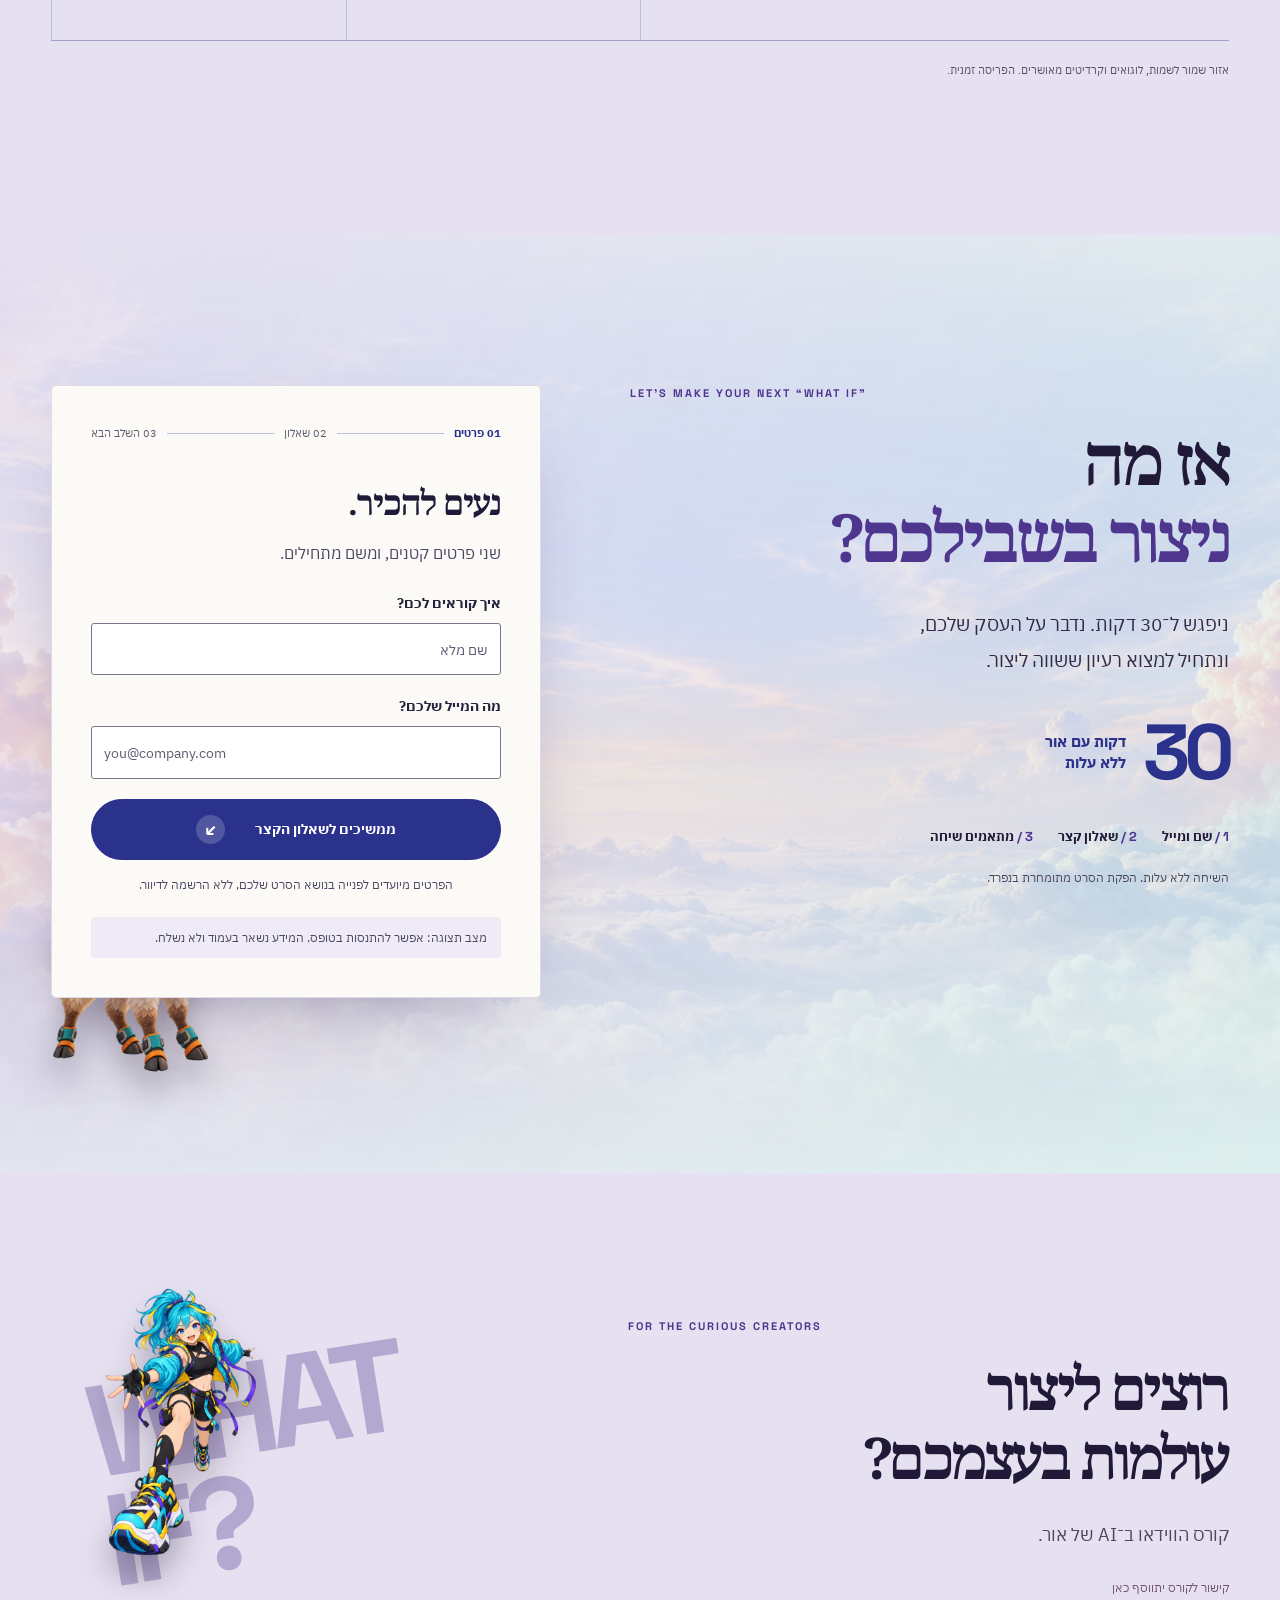
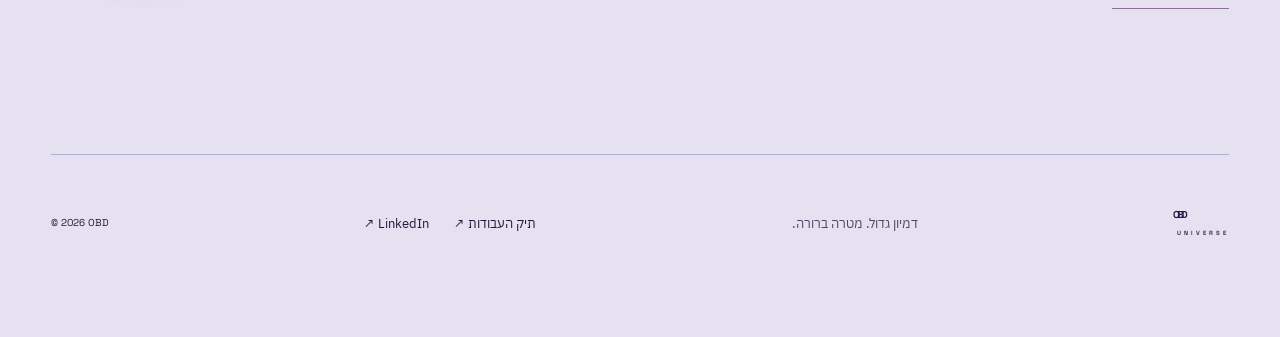
<file: versions/v2/index.html>
<!doctype html>
<html lang="he" dir="rtl">
<head>
<meta charset="utf-8"><meta name="viewport" content="width=device-width,initial-scale=1"><meta name="robots" content="noindex,nofollow"><meta name="theme-color" content="#e5dcef">
<title>OBD Universe — בואו ניצור משהו משוגע.</title>
<meta name="description" content="היכנסו ליקום של אור בן דוד. וידאו, דמיון וחשיבה עסקית. שיחת היכרות של 30 דקות ללא עלות.">
<link rel="preconnect" href="https://fonts.googleapis.com"><link rel="preconnect" href="https://fonts.gstatic.com" crossorigin>
<link href="https://fonts.googleapis.com/css2?family=IBM+Plex+Sans+Hebrew:wght@400;500;600;700&family=Noto+Serif+Hebrew:wght@500;600;700;800&family=Space+Grotesk:wght@400;500;600;700&display=swap" rel="stylesheet">
<link rel="preload" href="./assets/obd-avatar.png" as="image"><link rel="stylesheet" href="./style.css?v=pastel1"><link rel="stylesheet" href="./characters.css"><link rel="stylesheet" href="./polish.css?v=pastel1">
</head>
<body>
<a class="skip" href="#main">דילוג לתוכן</a>
<div class="preview-ribbon"><span class="en">DESIGN IN PROGRESS</span><span>טקסטים, דמויות וסרטונים זמניים · הטופס אינו שולח פרטים</span></div>
<div class="world" id="cloud-world" aria-hidden="true"><div class="sky-layer sky-back"></div><div class="sky-layer sky-front"></div><div class="light-wash"></div></div>
<header class="header wrap"><a class="brand en" href="#main" aria-label="OBD Universe, לראש העמוד">OBD<span>UNIVERSE</span></a><nav aria-label="תפריט ראשי"><a href="#work">היצירות</a><a href="#credits">קרדיטים</a><a href="#start">בואו נדבר</a></nav><a class="button header-cta" href="#start">יש לי רעיון <span aria-hidden="true">↙</span></a></header>
<div class="experience-controls"><button type="button" id="motion-toggle" aria-pressed="false"><span aria-hidden="true">Ⅱ</span> עצירת התנועה</button><span class="depth-meter en" aria-hidden="true">INTO THE UNIVERSE <i></i></span></div>
<main id="main">
<section class="hero" aria-labelledby="hero-title">
 <div class="hero-orbit" aria-hidden="true"><span class="orbit-line"></span><span class="orbit-line orbit-two"></span></div>
 <div class="hero-copy"><span class="eyebrow en">OR BEN DAVID / AI CREATIVE STUDIO</span><h1 id="hero-title">בואו ניצור<br>משהו <em>משוגע.</em></h1><p class="hero-business">בשביל העסק שלכם.</p><p class="hero-description">דמיון בלי גבולות. סרטים עם מטרה.</p><a class="button" href="#start">בואו נדבר על הרעיון שלכם <span aria-hidden="true">↙</span></a><span class="hero-note">30 דקות עם אור. ללא עלות.</span></div>
 <div class="hero-avatar" data-depth=".10"><img src="./assets/obd-avatar.png" alt="אווטאר AI של אור בן דוד במעיל פסטל, מזמין אתכם לרכב סגול שמרחף בין העננים" width="1536" height="1024" fetchpriority="high"><span class="avatar-caption en">YOUR GUIDE TO THE IMPOSSIBLE</span></div>
 <span class="floater hero-alien" data-depth=".18" aria-hidden="true"><img class="character" src="./assets/characters/cartoon-alien.png" alt=""></span><span class="floater hero-shoe" data-depth="-.13" aria-hidden="true"><img class="character landscape" src="./assets/characters/anime-sneaker.png" alt=""></span><span class="floater hero-giraffe" data-depth="-.09" aria-hidden="true"><img class="character" src="./assets/characters/princess-model.png" alt=""></span>
 <div class="hero-floor" aria-hidden="true"></div><a class="dive-link" href="#work"><span class="en">SCROLL INTO THE UNIVERSE</span><span class="dive-arrow" aria-hidden="true">↓</span></a>
</section>
<section class="portal-intro wrap" id="work" aria-labelledby="work-title"><span class="eyebrow en reveal">A LITTLE UNREAL. VERY MUCH YOUR BUSINESS.</span><h2 id="work-title" class="reveal">מה אם אפשר<br><em>לקחת את זה רחוק יותר?</em></h2><p class="reveal">להסביר. לסקרן. לגרום לרצות.<br>יש יותר מדרך אחת לספר את הסיפור שלכם.</p><span class="thread-line" aria-hidden="true"></span></section>
<div class="film-journey">
<article class="scene scene-product portrait" aria-labelledby="product-title">
 <div class="scene-mist" aria-hidden="true"></div>
 <div class="scene-inner wrap">
  <div class="scene-copy reveal"><span class="chapter en">01 / MAKE IT DESIRABLE</span><span class="format-label">סרטוני מוצר</span><h3 id="product-title">המוצר שלכם.<br><em>עד הפרט האחרון.</em></h3><p>המרקם. האור. התנועה. יוצרים למוצר שלכם סצנה שאנשים ירצו להסתכל עליה.</p><span class="use-case">דיוק בפרטים · אוכל · אופנה · מוצרים</span></div>
  <figure class="film-composition reveal" data-depth="-.045"><div class="film-shell"><video data-media="product" muted loop playsinline preload="none" aria-label="Grillz — קונספט עצמאי"></video><div class="film-controls"><button type="button" data-play aria-label="הפעלת הסרטון">הפעלה</button><button type="button" data-sound aria-label="הפעלת קול" aria-pressed="false">קול כבוי</button></div><p class="media-error" hidden role="status">הסרטון לא נטען. <a href="https://obd4life.wixstudio.com/creative-portfolio" target="_blank" rel="noopener noreferrer">לתיק העבודות ↗</a></p></div><figcaption><span>Grillz — קונספט עצמאי</span><small>בחירת וידאו זמנית</small></figcaption></figure>
 </div><span class="floater scene-object" data-depth=".09" aria-hidden="true"><img class="character landscape" src="./assets/characters/anime-sneaker.png" alt="" loading="lazy"></span>
</article>
<article class="scene scene-system wide" aria-labelledby="system-title">
 <div class="scene-mist" aria-hidden="true"></div>
 <div class="scene-inner wrap">
  <div class="scene-copy reveal"><span class="chapter en">02 / MAKE IT MAKE SENSE</span><span class="format-label">מערכות, מוצרים וטכנולוגיה</span><h3 id="system-title">מורכב בפנים. <em>ברור על המסך.</em></h3><p>מחברים נקודות, נתונים ותהליכים לסיפור ויזואלי שמסביר מה המוצר עושה, ולמה זה חשוב.</p><span class="use-case">מערכות · הדגמות · סרטוני הסבר</span></div>
  <figure class="film-composition reveal" data-depth="-.045"><div class="film-shell"><video data-media="system" muted loop playsinline preload="none" aria-label="Academit — קונספט עצמאי; דוגמת מיקום זמנית"></video><div class="film-controls"><button type="button" data-play aria-label="הפעלת הסרטון">הפעלה</button><button type="button" data-sound aria-label="הפעלת קול" aria-pressed="false">קול כבוי</button></div><p class="media-error" hidden role="status">הסרטון לא נטען. <a href="https://obd4life.wixstudio.com/creative-portfolio" target="_blank" rel="noopener noreferrer">לתיק העבודות ↗</a></p></div><figcaption><span>Academit — קונספט עצמאי; דוגמת מיקום זמנית</span><small>בחירת וידאו זמנית</small></figcaption></figure>
 </div><span class="floater scene-object" data-depth="-.07" aria-hidden="true"><img class="character" src="./assets/characters/cartoon-alien.png" alt="" loading="lazy"></span>
</article>
<article class="scene scene-crazy portrait" aria-labelledby="crazy-title">
 <div class="scene-mist" aria-hidden="true"></div>
 <div class="scene-inner wrap">
  <div class="scene-copy reveal"><span class="chapter en">03 / MAKE THEM LOOK TWICE</span><span class="format-label">רעיונות שעוצרים את הגלילה</span><h3 id="crazy-title">רגע. <em>מה ראיתי עכשיו?</em></h3><p>חוקי הפיזיקה גמישים כאן. המסר שלכם פחות. יוצרים משהו לא צפוי שיש סיבה לזכור.</p><span class="use-case">סושיאל · השקות · קמפיינים</span></div>
  <figure class="film-composition reveal" data-depth="-.045"><div class="film-shell"><video data-media="crazy" muted loop playsinline preload="none" aria-label="Adidas — קונספט עצמאי, ללא הזמנת המותג"></video><div class="film-controls"><button type="button" data-play aria-label="הפעלת הסרטון">הפעלה</button><button type="button" data-sound aria-label="הפעלת קול" aria-pressed="false">קול כבוי</button></div><p class="media-error" hidden role="status">הסרטון לא נטען. <a href="https://obd4life.wixstudio.com/creative-portfolio" target="_blank" rel="noopener noreferrer">לתיק העבודות ↗</a></p></div><figcaption><span>Adidas — קונספט עצמאי, ללא הזמנת המותג</span><small>בחירת וידאו זמנית</small></figcaption></figure>
 </div><span class="floater scene-object" data-depth=".09" aria-hidden="true"><img class="character" src="./assets/characters/game-llama.png" alt="" loading="lazy"></span>
</article>
<article class="scene scene-cinema wide" aria-labelledby="cinema-title">
 <div class="scene-mist" aria-hidden="true"></div>
 <div class="scene-inner wrap">
  <div class="scene-copy reveal"><span class="chapter en">04 / MAKE THEM FEEL IT</span><span class="format-label">עוצמה קולנועית</span><h3 id="cinema-title">יש סיפורים<br><em>שצריכים מסך גדול.</em></h3><p>עולמות, דמויות ואווירה. נותנים לרעיון שלכם את התאורה, התנועה והסאונד שהוא צריך.</p><span class="use-case">סרטי מותג · קליפים · טריילרים</span></div>
  <figure class="film-composition reveal" data-depth="-.045"><div class="film-shell"><video data-media="cinema" muted loop playsinline preload="none" aria-label="Cupid’s Twin — מתוך תיק העבודות"></video><div class="film-controls"><button type="button" data-play aria-label="הפעלת הסרטון">הפעלה</button><button type="button" data-sound aria-label="הפעלת קול" aria-pressed="false">קול כבוי</button></div><p class="media-error" hidden role="status">הסרטון לא נטען. <a href="https://obd4life.wixstudio.com/creative-portfolio" target="_blank" rel="noopener noreferrer">לתיק העבודות ↗</a></p></div><figcaption><span>Cupid’s Twin — מתוך תיק העבודות</span><small>בחירת וידאו זמנית</small></figcaption></figure>
 </div><span class="floater scene-object" data-depth="-.07" aria-hidden="true"><img class="character" src="./assets/characters/princess-model.png" alt="" loading="lazy"></span>
</article>
<article class="scene scene-creator portrait" aria-labelledby="creator-title">
 <div class="scene-mist" aria-hidden="true"></div>
 <div class="scene-inner wrap">
  <div class="scene-copy reveal"><span class="chapter en">05 / GIVE YOUR BRAND A VOICE</span><span class="format-label">דמויות ויוצרי תוכן דיגיטליים</span><h3 id="creator-title">נעים להכיר. <em>הפנים של המותג.</em></h3><p>יוצרים דמות עם קול, אישיות וסגנון משלכם. לתוכן שאפשר להמשיך לפתח מסרט לסרט.</p><span class="use-case">פרזנטורים דיגיטליים · תוכן בסגנון UGC</span></div>
  <figure class="film-composition reveal" data-depth="-.045"><div class="film-shell"><video data-media="creator" muted loop playsinline preload="none" aria-label="Pazgz — מתוך תיק העבודות; דוגמת מיקום זמנית"></video><div class="film-controls"><button type="button" data-play aria-label="הפעלת הסרטון">הפעלה</button><button type="button" data-sound aria-label="הפעלת קול" aria-pressed="false">קול כבוי</button></div><p class="media-error" hidden role="status">הסרטון לא נטען. <a href="https://obd4life.wixstudio.com/creative-portfolio" target="_blank" rel="noopener noreferrer">לתיק העבודות ↗</a></p></div><figcaption><span>Pazgz — מתוך תיק העבודות; דוגמת מיקום זמנית</span><small>בחירת וידאו זמנית</small></figcaption></figure>
 </div><span class="floater scene-object" data-depth=".09" aria-hidden="true"><img class="character" src="./assets/characters/hiphop-character.png" alt="" loading="lazy"></span>
</article>
<article class="scene scene-universe wide" aria-labelledby="universe-title">
 <div class="scene-mist" aria-hidden="true"></div>
 <div class="scene-inner wrap">
  <div class="scene-copy reveal"><span class="chapter en">06 / BUILD YOUR OWN UNIVERSE</span><span class="format-label">יקום שלם למותג</span><h3 id="universe-title">למה להסתפק בסרט, <em>כשאפשר ליצור עולם?</em></h3><p>הצבעים, האופי והדמיון שלכם הופכים לשפה ויזואלית שאפשר לחזור אליה, להרחיב ולהפתיע איתה.</p><span class="use-case">עולמות מותג · דמויות · סדרות</span></div>
  <figure class="film-composition reveal" data-depth="-.045"><div class="film-shell"><video data-media="universe" muted loop playsinline preload="none" aria-label="Adidas — קונספט עצמאי; דוגמת מיקום זמנית"></video><div class="film-controls"><button type="button" data-play aria-label="הפעלת הסרטון">הפעלה</button><button type="button" data-sound aria-label="הפעלת קול" aria-pressed="false">קול כבוי</button></div><p class="media-error" hidden role="status">הסרטון לא נטען. <a href="https://obd4life.wixstudio.com/creative-portfolio" target="_blank" rel="noopener noreferrer">לתיק העבודות ↗</a></p></div><figcaption><span>Adidas — קונספט עצמאי; דוגמת מיקום זמנית</span><small>בחירת וידאו זמנית</small></figcaption></figure>
 </div><span class="floater scene-object" data-depth="-.07" aria-hidden="true"><img class="character" src="./assets/characters/comic-luchador.png" alt="" loading="lazy"></span>
</article></div>
<section class="possibility-note wrap reveal" aria-labelledby="possibility-title"><span class="eyebrow en">BIG IDEAS. A DIFFERENT WAY TO MAKE THEM.</span><h2 id="possibility-title">הפקה גדולה בראש.<br><em>לא בהכרח בתקציב.</em></h2><p>פחות לוקיישנים, סטים ותיאומים. יותר מקום לרעיון שלכם.<br>בהפקות שמתאימות ל־AI, אפשר ליצור גם בתקציב נמוך מיום צילום רגיל.</p><div class="value-line"><span>דמיון</span><i>↗</i><span>שליטה יצירתית</span><i>↗</i><span>תהליך ישיר</span></div><small>ההיקף, העלות והזמנים נקבעים לפי הסרט. מתחילים במה שהעסק צריך.</small></section>
<section class="credits wrap" id="credits" aria-labelledby="credits-title"><div class="credits-heading"><span class="eyebrow en">GOOD COMPANY. GREAT STORIES.</span><h2 id="credits-title">גם ליצירה<br><em>יש קרדיטים.</em></h2></div><div class="credits-track" aria-label="מקומות שמורים לקרדיטים מאומתים"><span>CLIENTS<small>עבודות ללקוחות</small></span><span>COLLABORATORS<small>שותפים ליצירה</small></span><span>SELECTIONS<small>פסטיבלים והקרנות</small></span><span>FEATURED IN<small>אזכורים ופרסומים</small></span></div><p class="draft-note">אזור שמור לשמות, לוגואים וקרדיטים מאושרים. הפריסה זמנית.</p></section>
<section class="lead-section" id="start" aria-labelledby="lead-title"><div class="lead-cloud" aria-hidden="true"></div><div class="lead-layout wrap"><div class="lead-copy reveal"><span class="eyebrow en">LET'S MAKE YOUR NEXT “WHAT IF”</span><h2 id="lead-title">אז מה<br><em>ניצור בשבילכם?</em></h2><p>ניפגש ל־30 דקות. נדבר על העסק שלכם,<br>ונתחיל למצוא רעיון ששווה ליצור.</p><div class="meeting-note"><span class="en">30</span><span>דקות עם אור<br>ללא עלות</span></div><ol class="journey-mini"><li>שם ומייל</li><li>שאלון קצר</li><li>מתאמים שיחה</li></ol><small>השיחה ללא עלות. הפקת הסרט מתומחרת בנפרד.</small></div><div class="form-card"><div class="form-progress" aria-label="שלבי התהליך"><span class="current" data-step-label="lead">01 פרטים</span><i></i><span data-step-label="questions">02 שאלון</span><i></i><span data-step-label="complete">03 השלב הבא</span></div>
        <div id="lead-panel"><h3>נעים להכיר.</h3><p class="form-intro">שני פרטים קטנים, ומשם מתחילים.</p><form id="lead-form" novalidate><div class="field"><label for="lead-name">איך קוראים לכם?</label><input id="lead-name" name="name" autocomplete="name" maxlength="80" required placeholder="שם מלא" aria-describedby="name-error"><span class="field-error" id="name-error"></span></div><div class="field"><label for="lead-email">מה המייל שלכם?</label><input id="lead-email" name="email" type="email" dir="ltr" autocomplete="email" maxlength="254" required placeholder="you@company.com" aria-describedby="email-error"><span class="field-error" id="email-error"></span></div><button type="submit" class="button full">ממשיכים לשאלון הקצר <span aria-hidden="true">↙</span></button><p class="form-footnote">הפרטים מיועדים לפנייה בנושא הסרט שלכם, ללא הרשמה לדיוור.</p></form></div>
        <div id="questions-panel" hidden><h3 tabindex="-1" id="questions-title">קצת על הסרט שבדרך.</h3><p class="form-intro">אין צורך בתשובות מושלמות. כיוון ראשוני מספיק.</p><form id="questionnaire-form" novalidate><div class="field"><label for="business">מה העסק או המוצר שלכם?</label><input id="business" name="business" maxlength="160" required placeholder="שם העסק ומשפט על מה שאתם עושים" aria-describedby="business-error"><span id="business-error" class="field-error"></span></div><div class="field"><label for="goal">מה הכי חשוב שהסרט יעשה?</label><select id="goal" name="goal" required aria-describedby="goal-error"><option value="">בוחרים מטרה</option><option value="explain">יסביר את המוצר</option><option value="sell">יעורר עניין במוצר ויעודד פניות או רכישות</option><option value="brand">יבנה היכרות עם המותג</option><option value="launch">יתמוך בהשקה או בקמפיין</option><option value="explore">עוד לא סגורים, נחשוב יחד</option></select><span id="goal-error" class="field-error"></span></div><div class="field"><label for="audience">למי הוא מיועד?</label><input id="audience" name="audience" maxlength="200" required placeholder="מי האנשים שצריכים לראות אותו?" aria-describedby="audience-error"><span id="audience-error" class="field-error"></span></div><div class="optional-row"><div class="field"><label for="timing">מתי תרצו את הסרט? <small>רשות</small></label><select id="timing" name="timing"><option value="">עדיין לא נקבע</option><option value="soon">בחודש הקרוב</option><option value="quarter">בחודשים הקרובים</option><option value="exploring">כרגע בודקים אפשרויות</option></select></div><div class="field"><label for="budget">כיוון לתקציב <small>רשות</small></label><input id="budget" name="budget" maxlength="80" placeholder="אפשר גם לכתוב שעוד לא יודעים"></div></div><div class="field"><label for="notes">רעיון, השראה או משהו נוסף? <small>רשות</small></label><textarea id="notes" name="notes" rows="3" maxlength="1200" placeholder="כל דבר שיעזור לנו להגיע מוכנים"></textarea></div><button type="submit" class="button full">סיום השאלון והמשך <span aria-hidden="true">↙</span></button><button class="back-button" type="button" data-back>חזרה לפרטים שלי</button></form></div>
        <div id="complete-panel" hidden><span class="completion-mark" aria-hidden="true">✓</span><h3 tabindex="-1" id="complete-title">יש לנו בסיס לרעיון.</h3><p>השלב הבא בתהליך הוא פגישת רעיון עם אור, שבה נחדד את הסיפור, הכיוון והתוצרים.</p><div class="preview-complete">זו הדגמה של התהליך בלבד. הפרטים לא נשלחו, לא נשלח מייל ולא נקבעה פגישה.</div><button class="button outline full" type="button" data-edit>חזרה לעריכת השאלון</button><a class="contact-link" href="mailto:obd4life@gmail.com">רוצים לפנות לאור כבר עכשיו? כתבו לו במייל</a></div>
        <p class="preview-form-note" role="note">מצב תצוגה: אפשר להתנסות בטופס. המידע נשאר בעמוד ולא נשלח.</p><p class="sr-only" id="form-status" role="status" aria-live="polite"></p>
      </div></div><span class="floater lead-object" data-depth=".06" aria-hidden="true"><img class="character" src="./assets/characters/game-llama.png" alt="" loading="lazy"></span></section>
<section class="course wrap" aria-labelledby="course-title"><div><span class="eyebrow en">FOR THE CURIOUS CREATORS</span><h2 id="course-title">רוצים ליצור<br>עולמות בעצמכם?</h2><p>קורס הווידאו ב־AI של אור.</p><span class="course-pending">קישור לקורס יתווסף כאן</span></div><div class="course-art" aria-hidden="true"><span class="course-word en">WHAT<br>IF?</span><span class="floater course-planet" data-depth=".04" aria-hidden="true"><img class="character" src="./assets/characters/anime-runner.png" alt="" loading="lazy"></span></div></section>
</main>
<footer class="footer wrap"><a class="brand en" href="#main" aria-label="OBD Universe, לראש העמוד">OBD<span>UNIVERSE</span></a><p>דמיון גדול. מטרה ברורה.</p><div><a href="https://obd4life.wixstudio.com/creative-portfolio" target="_blank" rel="noopener noreferrer">תיק העבודות ↗</a><a href="https://www.linkedin.com/in/or-ben-david-obd/" target="_blank" rel="noopener noreferrer">LinkedIn ↗</a></div><span class="en">© 2026 OBD</span></footer>
<noscript><p class="noscript-note">כדי לצפות בסרטונים ולהתנסות בטופס, יש להפעיל JavaScript. <a href="https://obd4life.wixstudio.com/creative-portfolio">לתיק העבודות של אור</a></p></noscript>
<script type="module" src="./app.mjs?v=pastel1"></script>
</body></html>
</file>
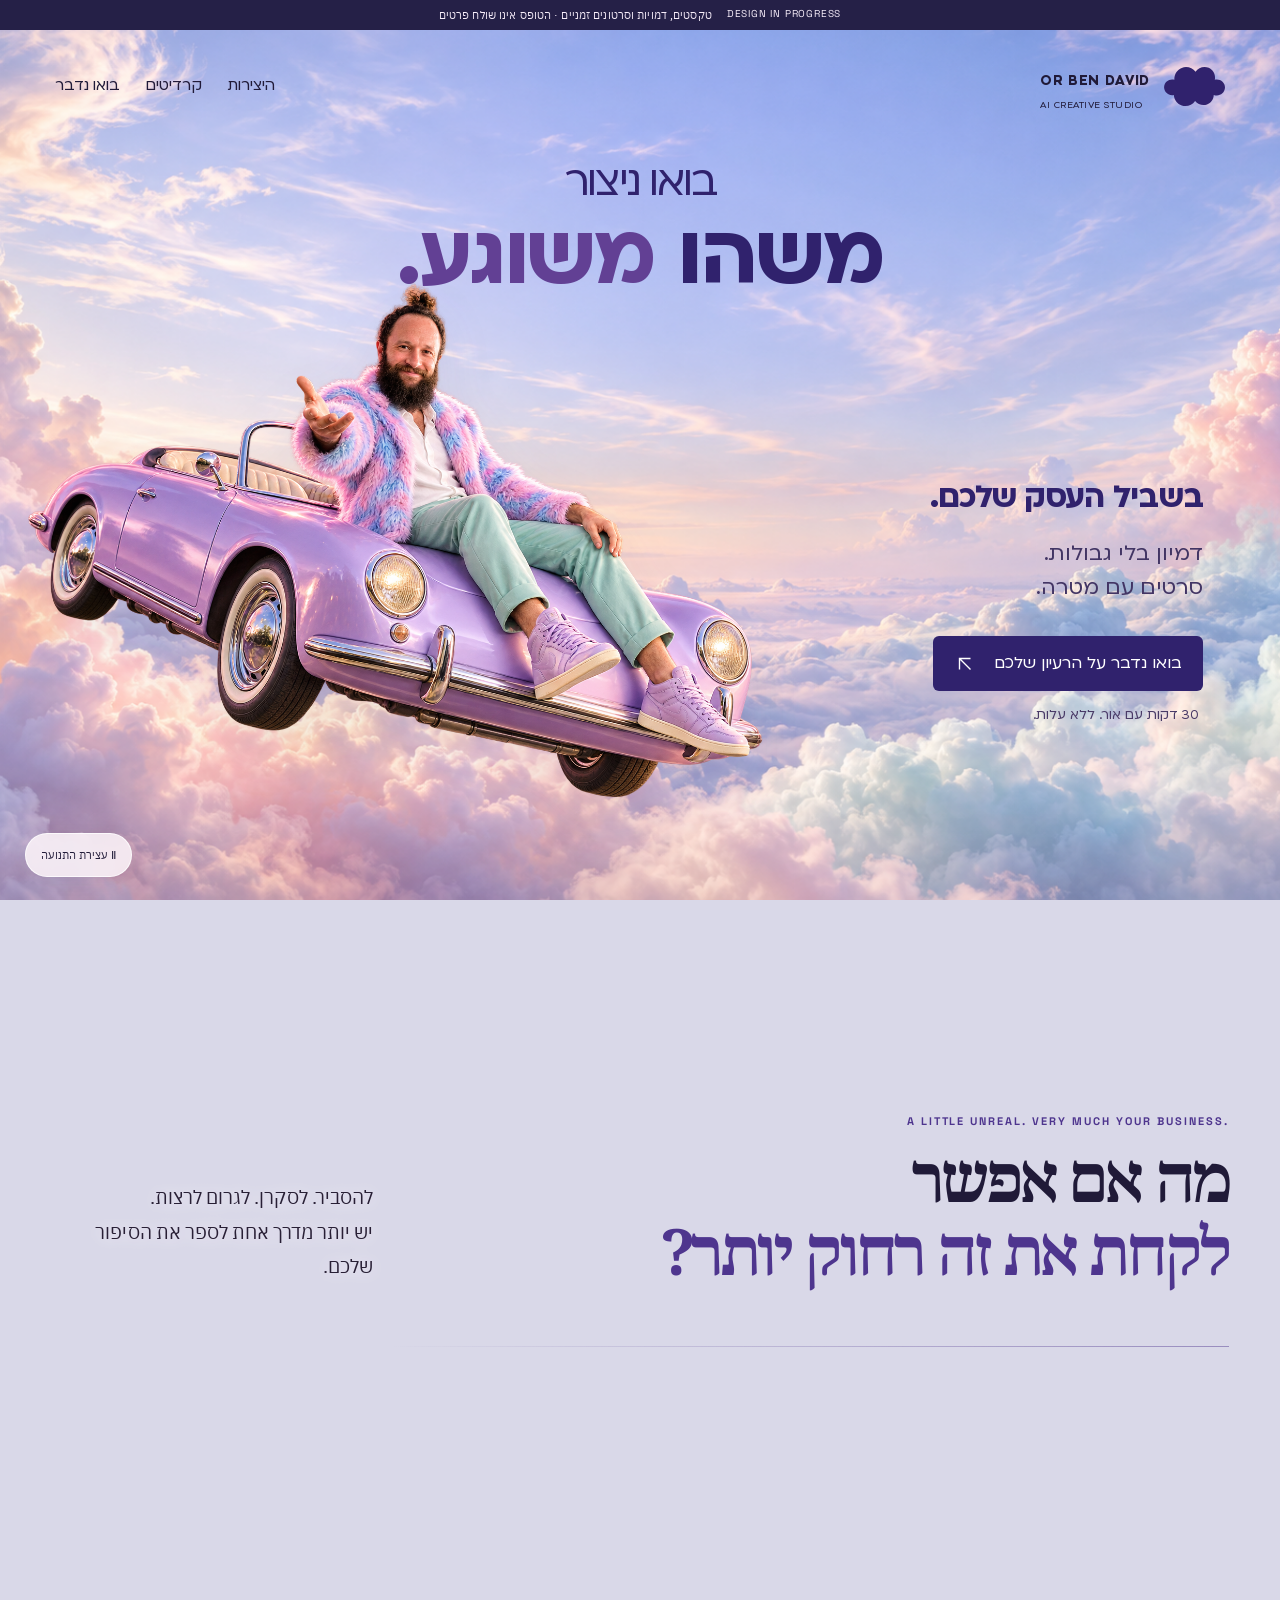
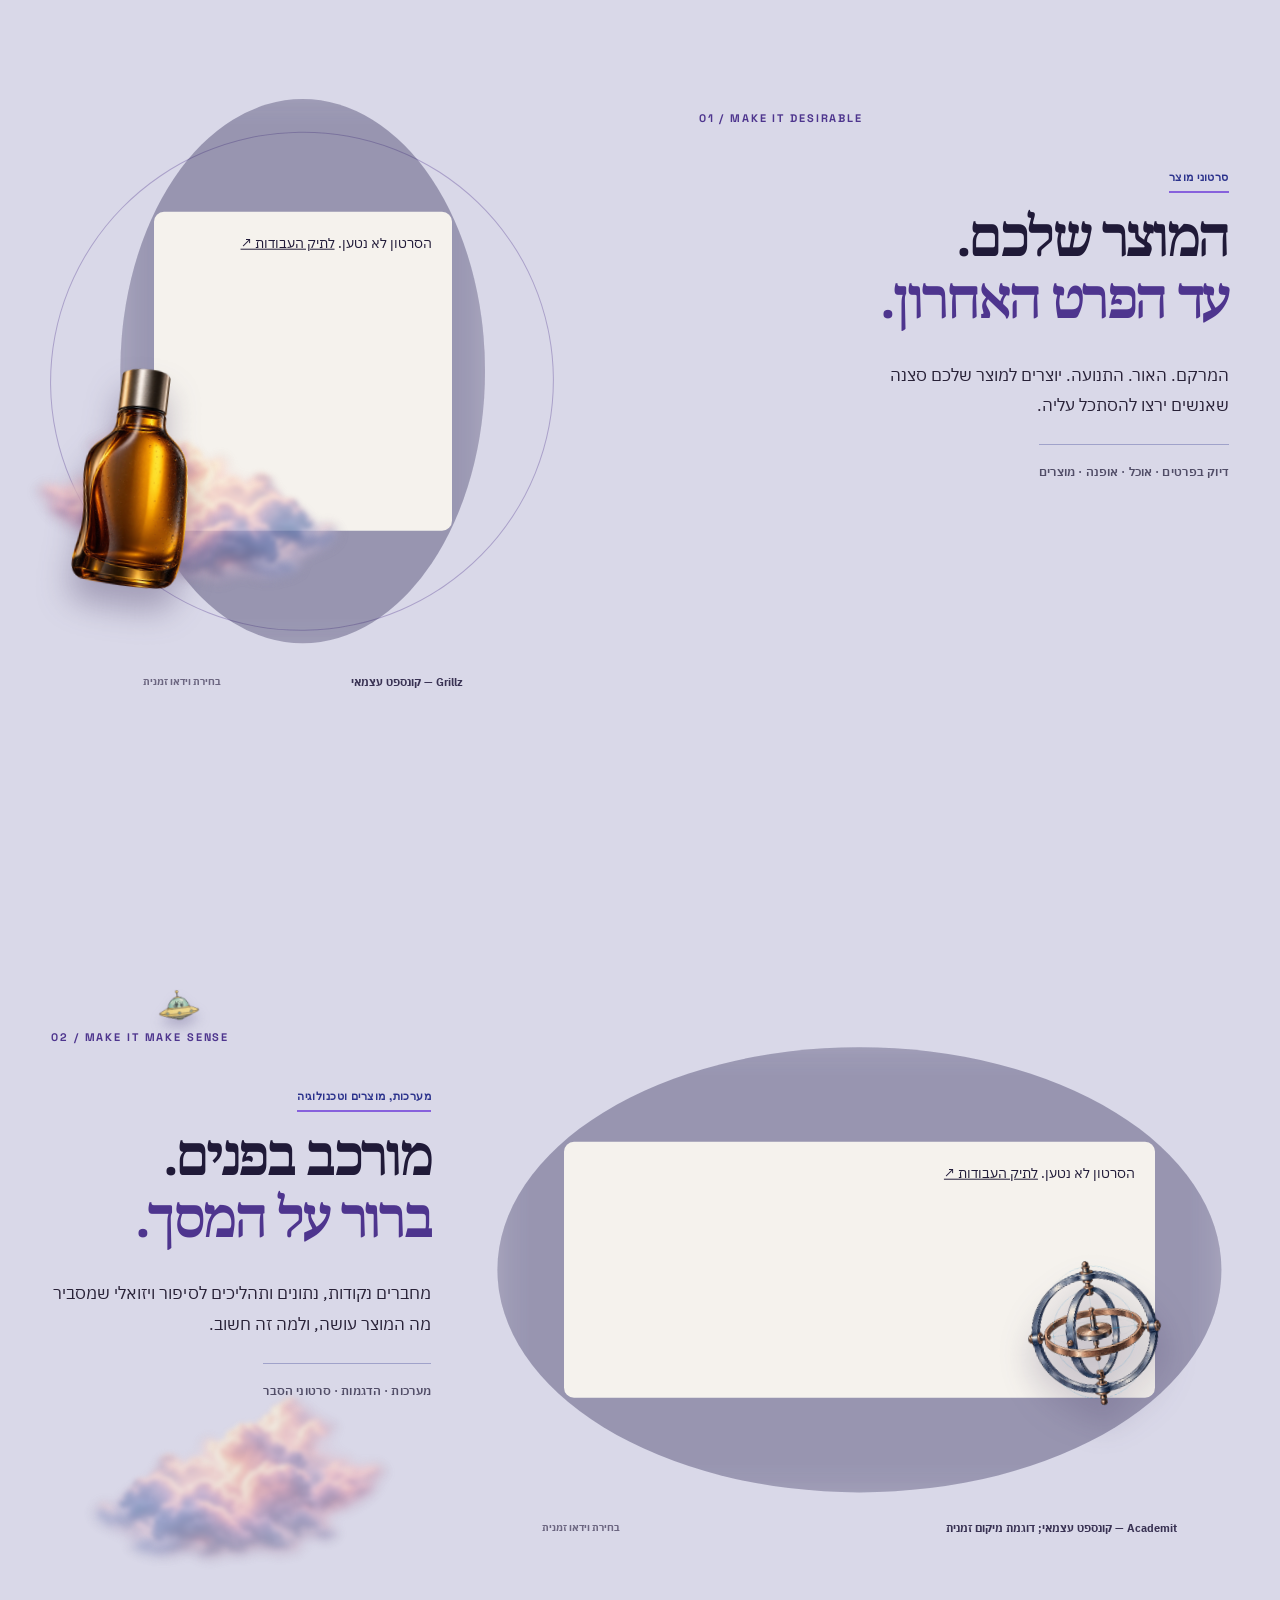
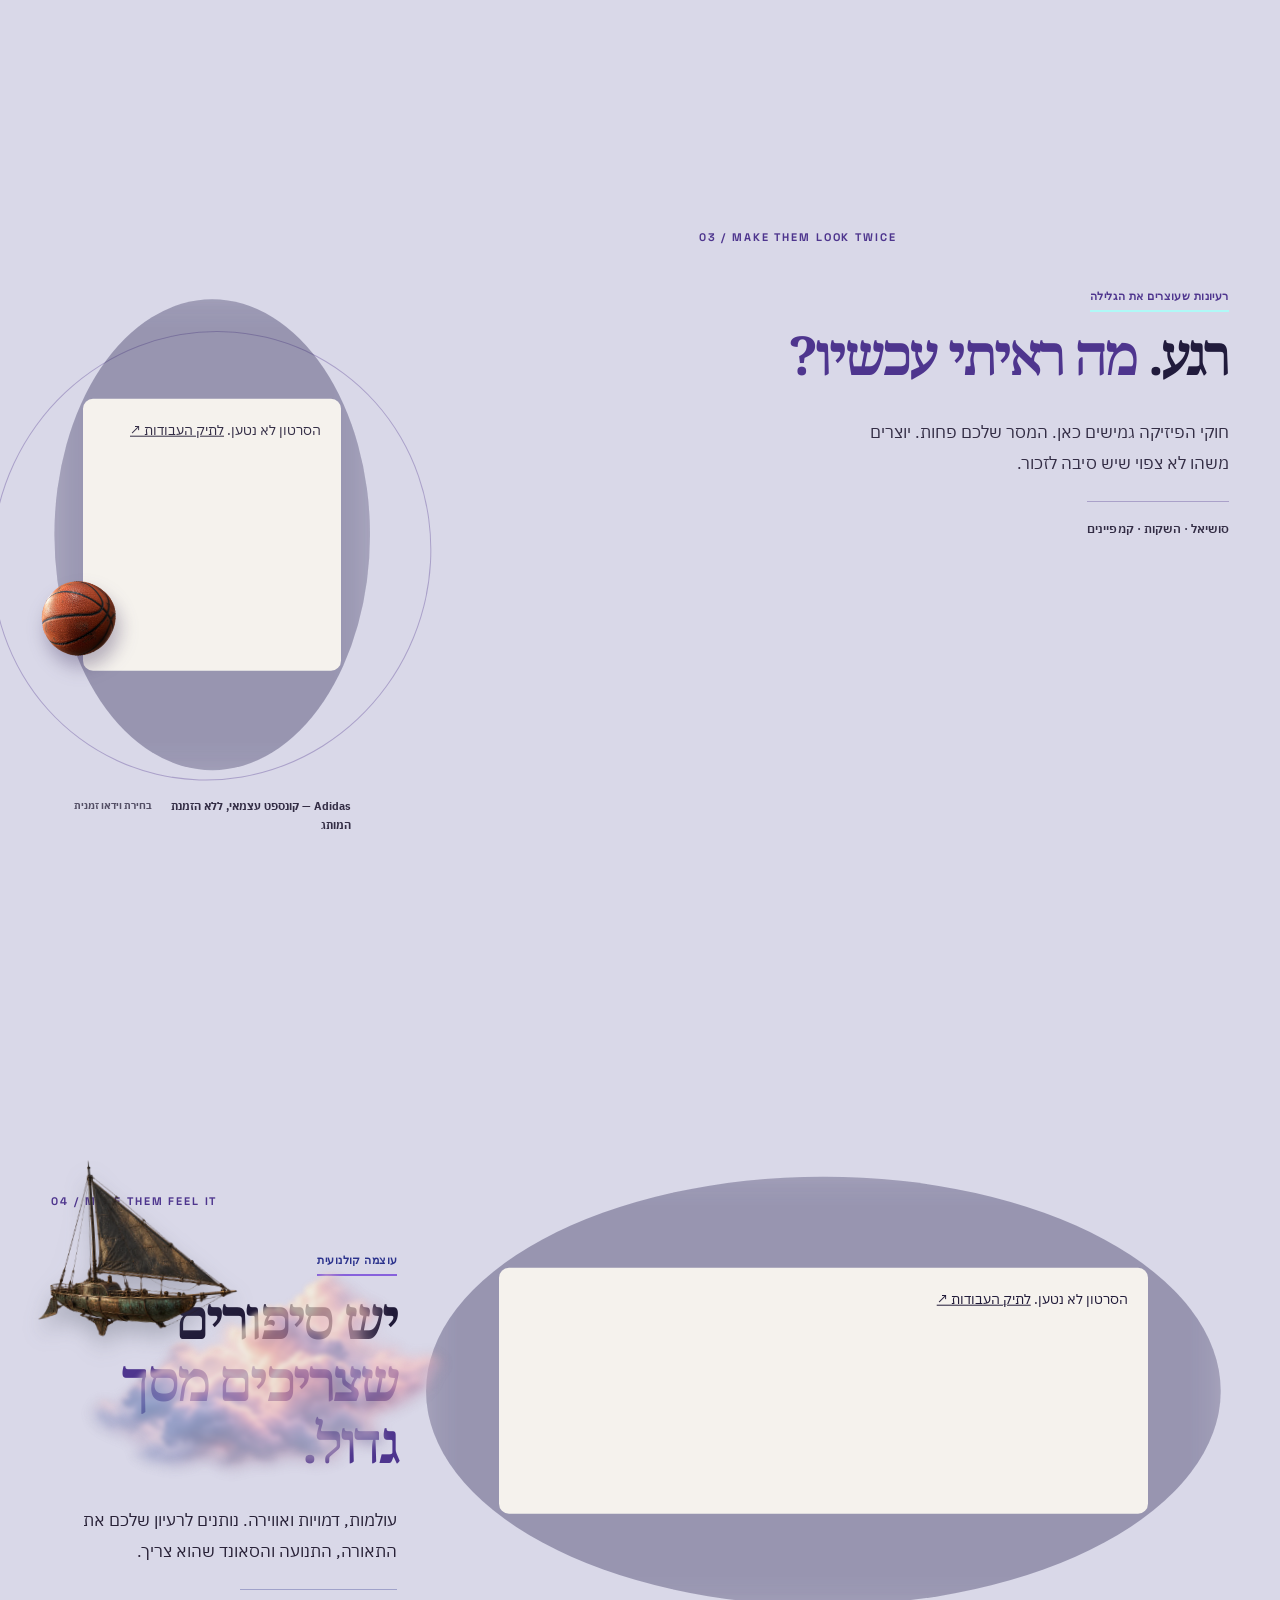
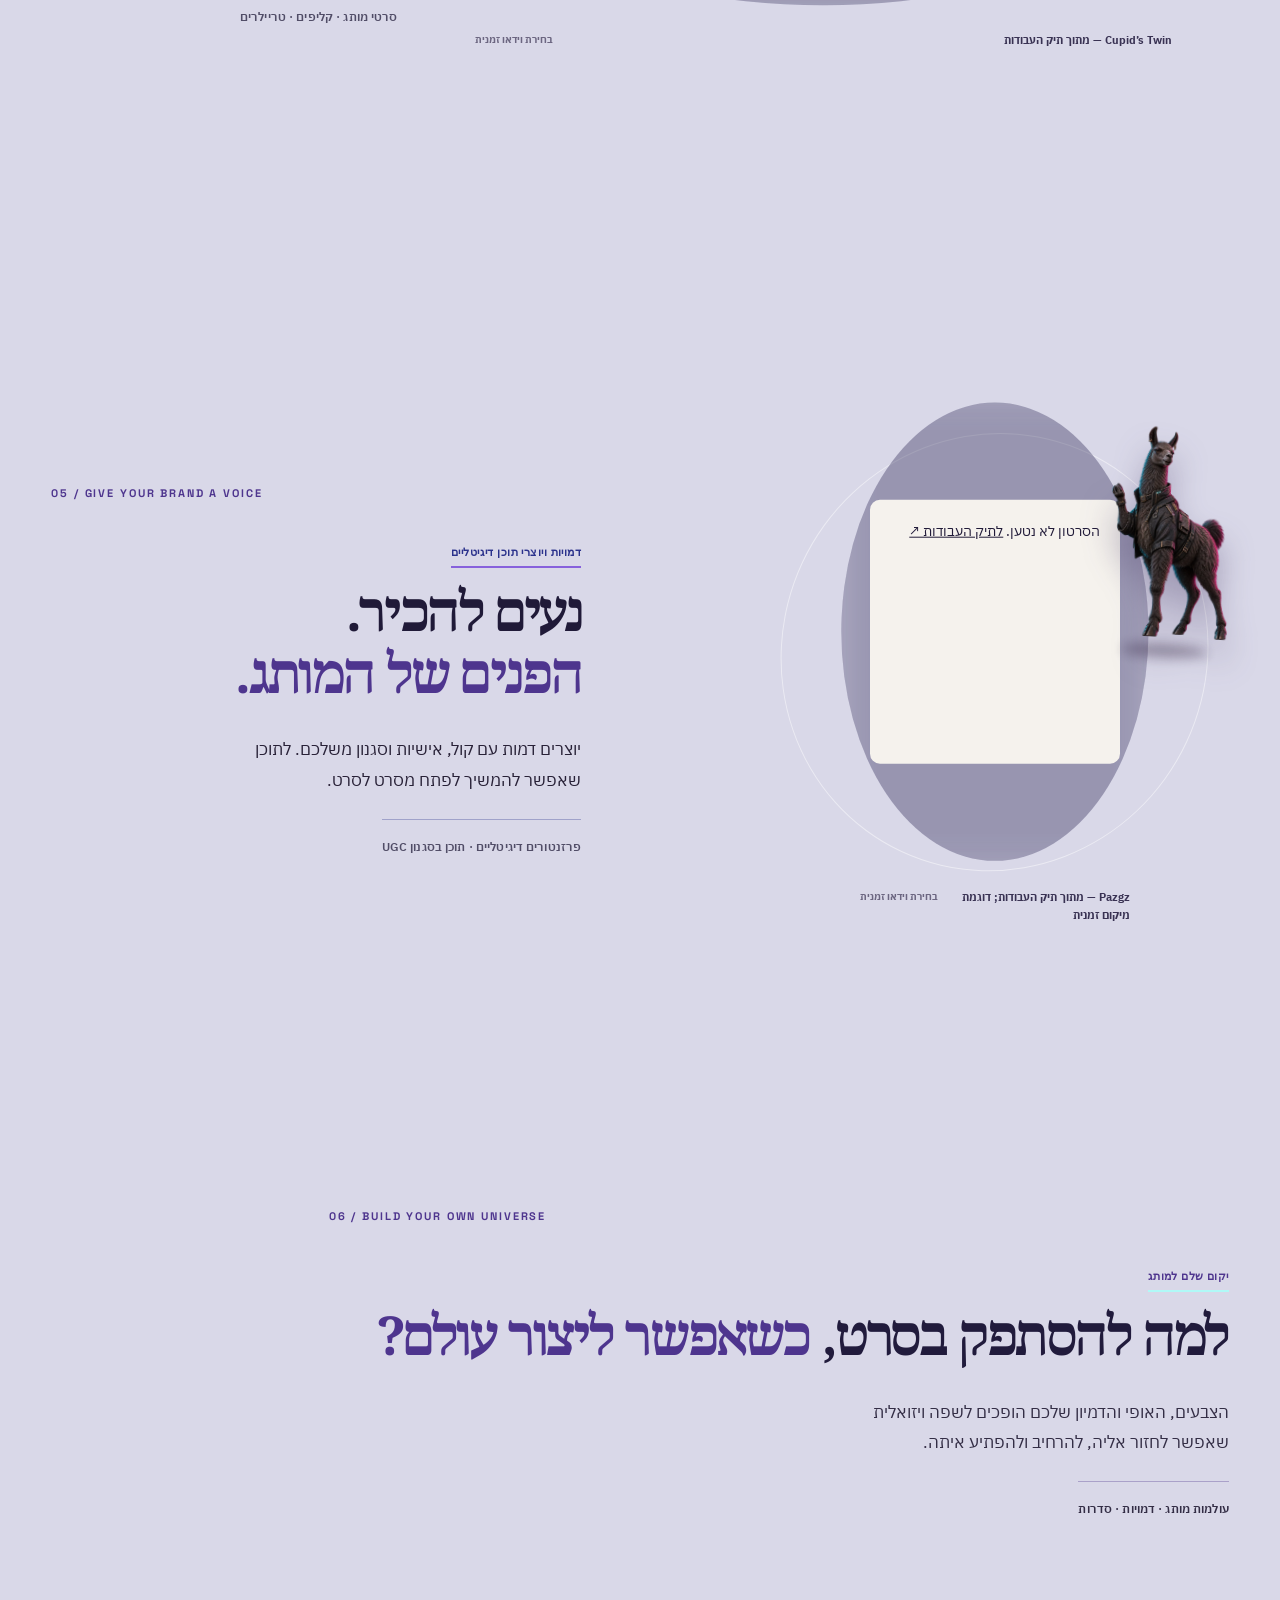
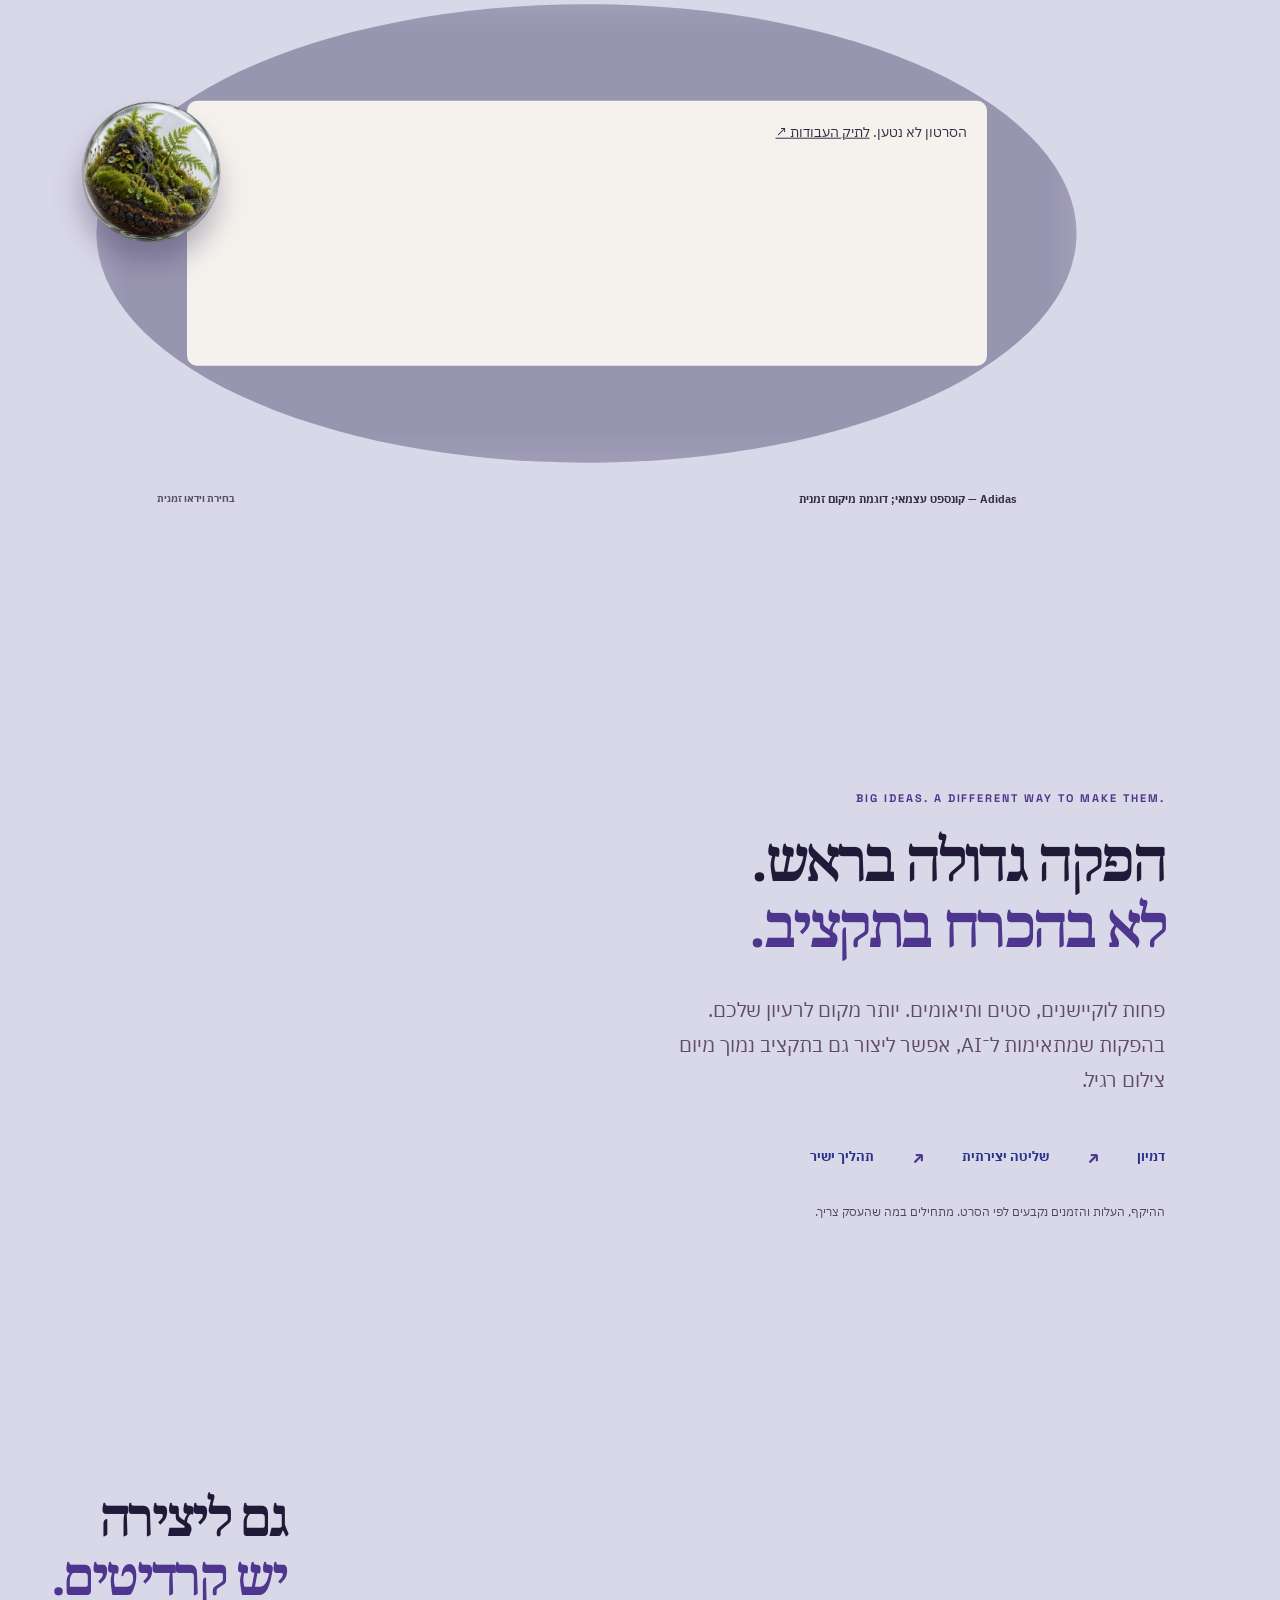
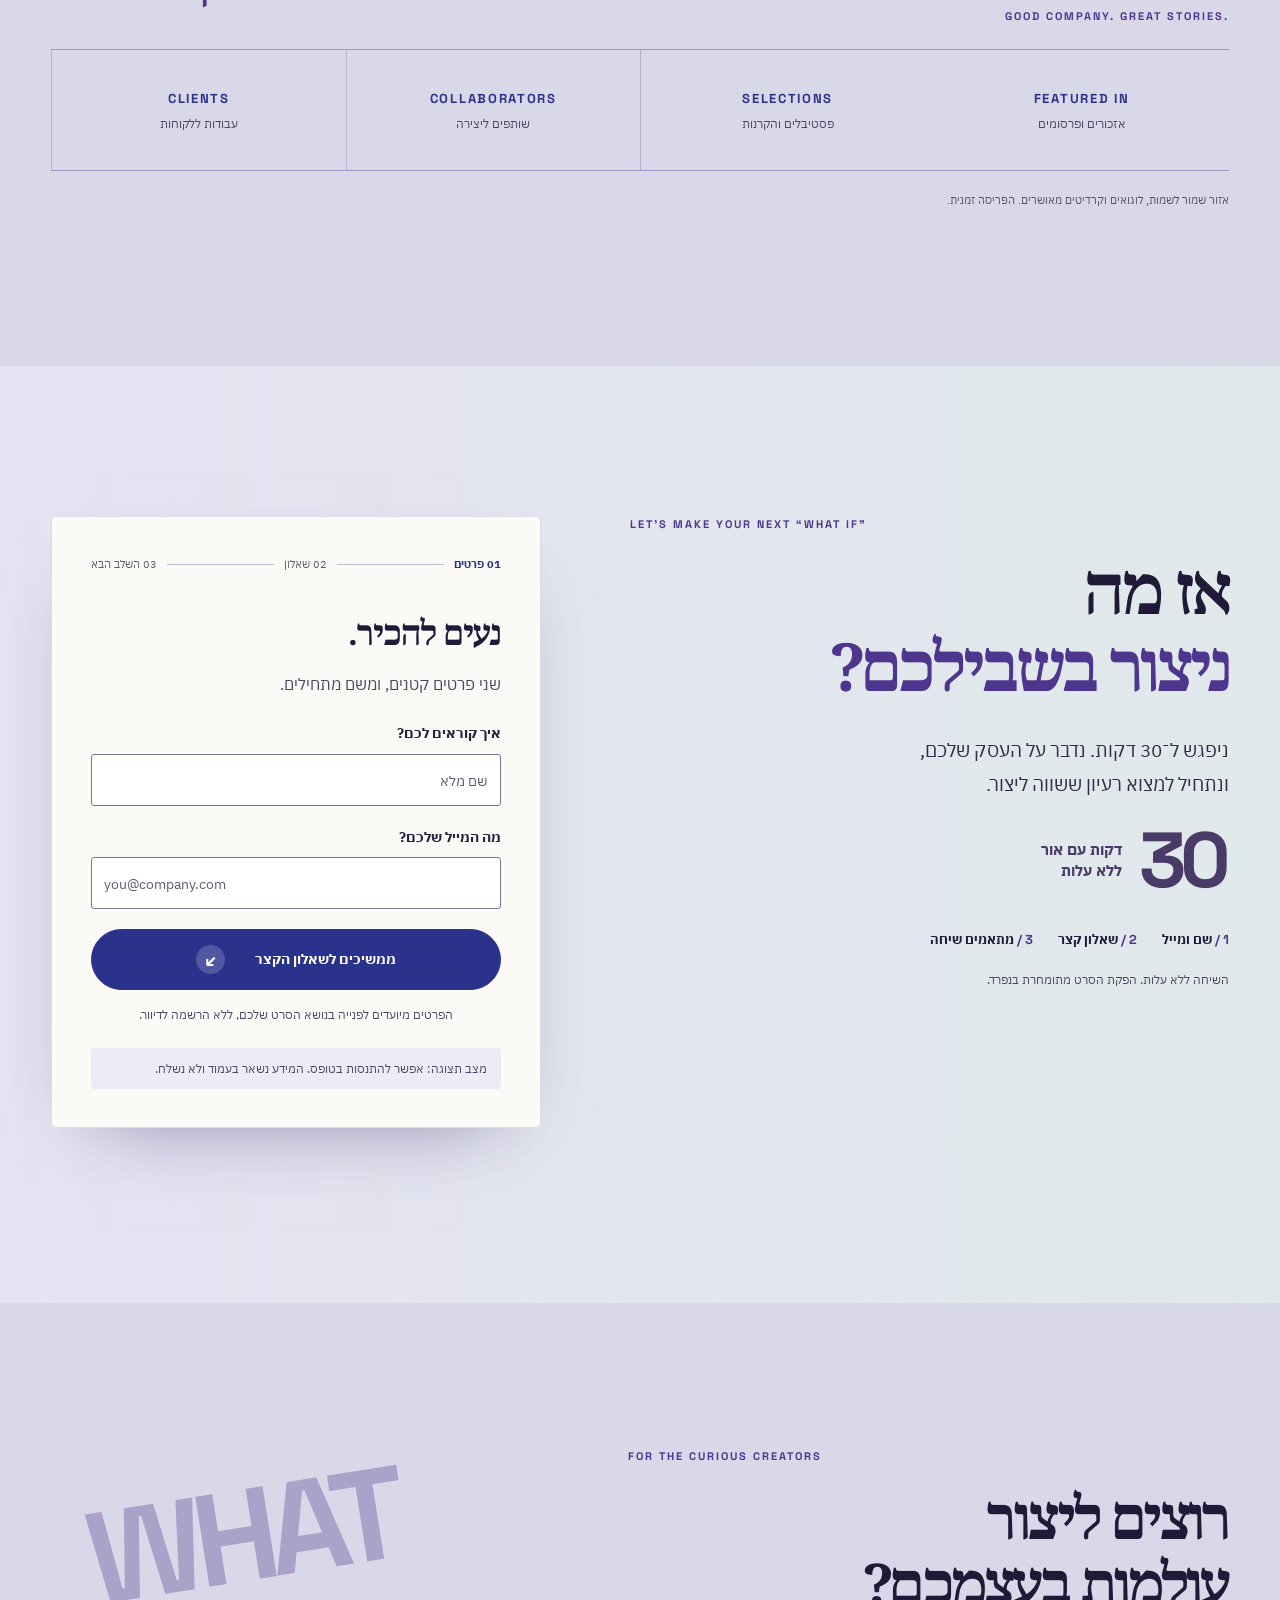
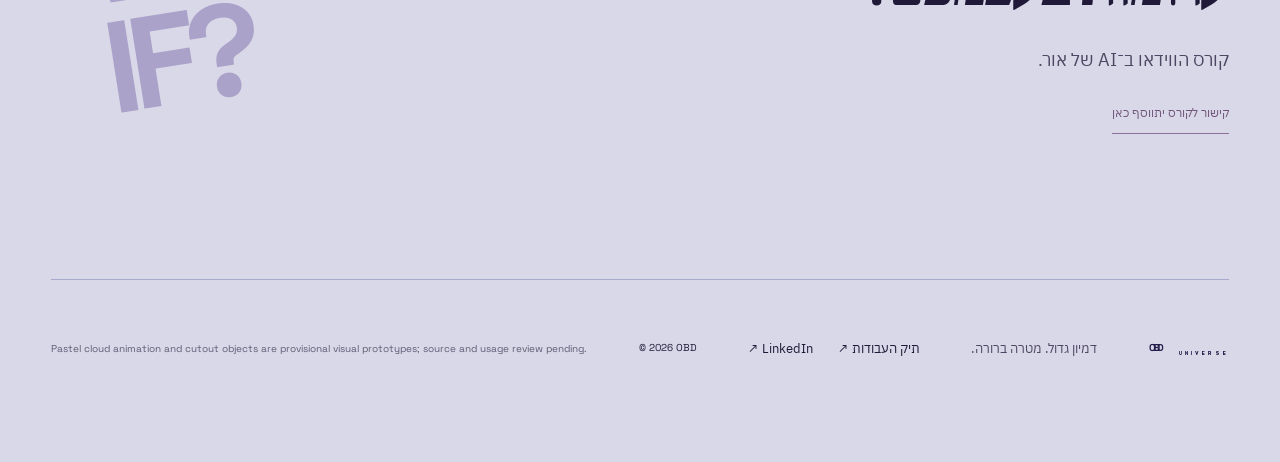
<file: versions/v3/index.html>
<!doctype html>
<html lang="he" dir="rtl">
<head>
<meta charset="utf-8"><meta name="viewport" content="width=device-width,initial-scale=1"><meta name="robots" content="noindex,nofollow"><meta name="theme-color" content="#e5dcef">
<title>OBD Universe — בואו ניצור משהו משוגע.</title>
<meta name="description" content="היכנסו ליקום של אור בן דוד. וידאו, דמיון וחשיבה עסקית. שיחת היכרות של 30 דקות ללא עלות.">
<link rel="preconnect" href="https://fonts.googleapis.com"><link rel="preconnect" href="https://fonts.gstatic.com" crossorigin>
<link href="https://fonts.googleapis.com/css2?family=IBM+Plex+Sans+Hebrew:wght@400;500;600;700&family=Noto+Serif+Hebrew:wght@500;600;700;800&family=Space+Grotesk:wght@400;500;600;700&display=swap" rel="stylesheet">
<link rel="preload" href="./assets/obd-avatar.png" as="image"><link rel="stylesheet" href="./style.css"><link rel="stylesheet" href="./polish.css"><link rel="stylesheet" href="./v3.css?v=pocket1">
<link rel="stylesheet" href="./hero.css?v=hero12"></head>
<body>
<a class="skip" href="#main">דילוג לתוכן</a>
<div class="preview-ribbon"><span class="en">DESIGN IN PROGRESS</span><span>טקסטים, דמויות וסרטונים זמניים · הטופס אינו שולח פרטים</span></div>
<div class="world" id="cloud-world" aria-hidden="true"><div class="sky-layer sky-back"></div><div class="sky-layer sky-front"></div><div class="light-wash"></div></div>
<header class="studio-header"><a class="brand" href="#main" aria-label="Or Ben David"><img src="assets/obd-brandmark.svg" alt=""><span dir="ltr">OR BEN DAVID<small>AI CREATIVE STUDIO</small></span></a><nav aria-label="תפריט ראשי"><a href="#work">היצירות</a><a href="#credits">קרדיטים</a><a href="#start">בואו נדבר</a></nav></header>
<div class="experience-controls"><button type="button" id="motion-toggle" aria-pressed="false"><span aria-hidden="true">Ⅱ</span> עצירת התנועה</button><span class="depth-meter en" aria-hidden="true">INTO THE UNIVERSE <i></i></span></div>
<main id="main">
<section class="hero dream-scene" id="hero" aria-labelledby="hero-title"><h1 id="hero-title"><span class="invitation">בואו ניצור</span><span class="big-idea">משהו <em>משוגע.</em></span></h1><figure class="dream-ride"><img src="assets/obd-avatar.png" alt="אור בן דוד ברכב סגול, מרחף בעננים"></figure><div class="studio-invitation"><p class="business">בשביל העסק שלכם.</p><p class="purpose">דמיון בלי גבולות.<br>סרטים עם מטרה.</p><a class="conversation" href="#start" target="_blank" rel="noopener"><span>בואו נדבר על הרעיון שלכם</span><svg viewbox="0 0 24 24" aria-hidden="true"><path d="M18 6H6v12M6 6l12 12"></path></svg></a><p class="meeting-note">30 דקות עם אור. ללא עלות.</p></div></section>
<section class="portal-intro wrap" id="work" aria-labelledby="work-title"><span class="eyebrow en reveal">A LITTLE UNREAL. VERY MUCH YOUR BUSINESS.</span><h2 id="work-title" class="reveal">מה אם אפשר<br><em>לקחת את זה רחוק יותר?</em></h2><p class="reveal">להסביר. לסקרן. לגרום לרצות.<br>יש יותר מדרך אחת לספר את הסיפור שלכם.</p><span class="thread-line" aria-hidden="true"></span></section>
<div class="film-journey">
<article class="scene scene-product portrait" aria-labelledby="product-title">
 <div class="scene-mist" aria-hidden="true"></div>
 <div class="scene-inner wrap">
  <div class="scene-copy reveal"><span class="chapter en">01 / MAKE IT DESIRABLE</span><span class="format-label">סרטוני מוצר</span><h3 id="product-title">המוצר שלכם.<br><em>עד הפרט האחרון.</em></h3><p>המרקם. האור. התנועה. יוצרים למוצר שלכם סצנה שאנשים ירצו להסתכל עליה.</p><span class="use-case">דיוק בפרטים · אוכל · אופנה · מוצרים</span></div>
  <figure class="film-composition reveal" data-depth="-.045"><div class="film-shell"><video data-media="product" muted loop playsinline preload="none" aria-label="Grillz — קונספט עצמאי"></video><div class="film-controls"><button type="button" data-play aria-label="הפעלת הסרטון">הפעלה</button><button type="button" data-sound aria-label="הפעלת קול" aria-pressed="false">קול כבוי</button></div><p class="media-error" hidden role="status">הסרטון לא נטען. <a href="https://obd4life.wixstudio.com/creative-portfolio" target="_blank" rel="noopener noreferrer">לתיק העבודות ↗</a></p></div><figcaption><span>Grillz — קונספט עצמאי</span><small>בחירת וידאו זמנית</small></figcaption></figure>
 </div>
</article>
<article class="scene scene-system wide" aria-labelledby="system-title">
 <div class="scene-mist" aria-hidden="true"></div>
 <div class="scene-inner wrap">
  <div class="scene-copy reveal"><span class="chapter en">02 / MAKE IT MAKE SENSE</span><span class="format-label">מערכות, מוצרים וטכנולוגיה</span><h3 id="system-title">מורכב בפנים. <em>ברור על המסך.</em></h3><p>מחברים נקודות, נתונים ותהליכים לסיפור ויזואלי שמסביר מה המוצר עושה, ולמה זה חשוב.</p><span class="use-case">מערכות · הדגמות · סרטוני הסבר</span></div>
  <figure class="film-composition reveal" data-depth="-.045"><div class="film-shell"><video data-media="system" muted loop playsinline preload="none" aria-label="Academit — קונספט עצמאי; דוגמת מיקום זמנית"></video><div class="film-controls"><button type="button" data-play aria-label="הפעלת הסרטון">הפעלה</button><button type="button" data-sound aria-label="הפעלת קול" aria-pressed="false">קול כבוי</button></div><p class="media-error" hidden role="status">הסרטון לא נטען. <a href="https://obd4life.wixstudio.com/creative-portfolio" target="_blank" rel="noopener noreferrer">לתיק העבודות ↗</a></p></div><figcaption><span>Academit — קונספט עצמאי; דוגמת מיקום זמנית</span><small>בחירת וידאו זמנית</small></figcaption></figure>
 </div>
</article>
<article class="scene scene-crazy portrait" aria-labelledby="crazy-title">
 <div class="scene-mist" aria-hidden="true"></div>
 <div class="scene-inner wrap">
  <div class="scene-copy reveal"><span class="chapter en">03 / MAKE THEM LOOK TWICE</span><span class="format-label">רעיונות שעוצרים את הגלילה</span><h3 id="crazy-title">רגע. <em>מה ראיתי עכשיו?</em></h3><p>חוקי הפיזיקה גמישים כאן. המסר שלכם פחות. יוצרים משהו לא צפוי שיש סיבה לזכור.</p><span class="use-case">סושיאל · השקות · קמפיינים</span></div>
  <figure class="film-composition reveal" data-depth="-.045"><div class="film-shell"><video data-media="crazy" muted loop playsinline preload="none" aria-label="Adidas — קונספט עצמאי, ללא הזמנת המותג"></video><div class="film-controls"><button type="button" data-play aria-label="הפעלת הסרטון">הפעלה</button><button type="button" data-sound aria-label="הפעלת קול" aria-pressed="false">קול כבוי</button></div><p class="media-error" hidden role="status">הסרטון לא נטען. <a href="https://obd4life.wixstudio.com/creative-portfolio" target="_blank" rel="noopener noreferrer">לתיק העבודות ↗</a></p></div><figcaption><span>Adidas — קונספט עצמאי, ללא הזמנת המותג</span><small>בחירת וידאו זמנית</small></figcaption></figure>
 </div>
</article>
<article class="scene scene-cinema wide" aria-labelledby="cinema-title">
 <div class="scene-mist" aria-hidden="true"></div>
 <div class="scene-inner wrap">
  <div class="scene-copy reveal"><span class="chapter en">04 / MAKE THEM FEEL IT</span><span class="format-label">עוצמה קולנועית</span><h3 id="cinema-title">יש סיפורים<br><em>שצריכים מסך גדול.</em></h3><p>עולמות, דמויות ואווירה. נותנים לרעיון שלכם את התאורה, התנועה והסאונד שהוא צריך.</p><span class="use-case">סרטי מותג · קליפים · טריילרים</span></div>
  <figure class="film-composition reveal" data-depth="-.045"><div class="film-shell"><video data-media="cinema" muted loop playsinline preload="none" aria-label="Cupid’s Twin — מתוך תיק העבודות"></video><div class="film-controls"><button type="button" data-play aria-label="הפעלת הסרטון">הפעלה</button><button type="button" data-sound aria-label="הפעלת קול" aria-pressed="false">קול כבוי</button></div><p class="media-error" hidden role="status">הסרטון לא נטען. <a href="https://obd4life.wixstudio.com/creative-portfolio" target="_blank" rel="noopener noreferrer">לתיק העבודות ↗</a></p></div><figcaption><span>Cupid’s Twin — מתוך תיק העבודות</span><small>בחירת וידאו זמנית</small></figcaption></figure>
 </div>
</article>
<article class="scene scene-creator portrait" aria-labelledby="creator-title">
 <div class="scene-mist" aria-hidden="true"></div>
 <div class="scene-inner wrap">
  <div class="scene-copy reveal"><span class="chapter en">05 / GIVE YOUR BRAND A VOICE</span><span class="format-label">דמויות ויוצרי תוכן דיגיטליים</span><h3 id="creator-title">נעים להכיר. <em>הפנים של המותג.</em></h3><p>יוצרים דמות עם קול, אישיות וסגנון משלכם. לתוכן שאפשר להמשיך לפתח מסרט לסרט.</p><span class="use-case">פרזנטורים דיגיטליים · תוכן בסגנון UGC</span></div>
  <figure class="film-composition reveal" data-depth="-.045"><div class="film-shell"><video data-media="creator" muted loop playsinline preload="none" aria-label="Pazgz — מתוך תיק העבודות; דוגמת מיקום זמנית"></video><div class="film-controls"><button type="button" data-play aria-label="הפעלת הסרטון">הפעלה</button><button type="button" data-sound aria-label="הפעלת קול" aria-pressed="false">קול כבוי</button></div><p class="media-error" hidden role="status">הסרטון לא נטען. <a href="https://obd4life.wixstudio.com/creative-portfolio" target="_blank" rel="noopener noreferrer">לתיק העבודות ↗</a></p></div><figcaption><span>Pazgz — מתוך תיק העבודות; דוגמת מיקום זמנית</span><small>בחירת וידאו זמנית</small></figcaption></figure>
 </div>
</article>
<article class="scene scene-universe wide" aria-labelledby="universe-title">
 <div class="scene-mist" aria-hidden="true"></div>
 <div class="scene-inner wrap">
  <div class="scene-copy reveal"><span class="chapter en">06 / BUILD YOUR OWN UNIVERSE</span><span class="format-label">יקום שלם למותג</span><h3 id="universe-title">למה להסתפק בסרט, <em>כשאפשר ליצור עולם?</em></h3><p>הצבעים, האופי והדמיון שלכם הופכים לשפה ויזואלית שאפשר לחזור אליה, להרחיב ולהפתיע איתה.</p><span class="use-case">עולמות מותג · דמויות · סדרות</span></div>
  <figure class="film-composition reveal" data-depth="-.045"><div class="film-shell"><video data-media="universe" muted loop playsinline preload="none" aria-label="Adidas — קונספט עצמאי; דוגמת מיקום זמנית"></video><div class="film-controls"><button type="button" data-play aria-label="הפעלת הסרטון">הפעלה</button><button type="button" data-sound aria-label="הפעלת קול" aria-pressed="false">קול כבוי</button></div><p class="media-error" hidden role="status">הסרטון לא נטען. <a href="https://obd4life.wixstudio.com/creative-portfolio" target="_blank" rel="noopener noreferrer">לתיק העבודות ↗</a></p></div><figcaption><span>Adidas — קונספט עצמאי; דוגמת מיקום זמנית</span><small>בחירת וידאו זמנית</small></figcaption></figure>
 </div>
</article></div>
<section class="possibility-note wrap reveal" aria-labelledby="possibility-title"><span class="eyebrow en">BIG IDEAS. A DIFFERENT WAY TO MAKE THEM.</span><h2 id="possibility-title">הפקה גדולה בראש.<br><em>לא בהכרח בתקציב.</em></h2><p>פחות לוקיישנים, סטים ותיאומים. יותר מקום לרעיון שלכם.<br>בהפקות שמתאימות ל־AI, אפשר ליצור גם בתקציב נמוך מיום צילום רגיל.</p><div class="value-line"><span>דמיון</span><i>↗</i><span>שליטה יצירתית</span><i>↗</i><span>תהליך ישיר</span></div><small>ההיקף, העלות והזמנים נקבעים לפי הסרט. מתחילים במה שהעסק צריך.</small></section>
<section class="credits wrap" id="credits" aria-labelledby="credits-title"><div class="credits-heading"><span class="eyebrow en">GOOD COMPANY. GREAT STORIES.</span><h2 id="credits-title">גם ליצירה<br><em>יש קרדיטים.</em></h2></div><div class="credits-track" aria-label="מקומות שמורים לקרדיטים מאומתים"><span>CLIENTS<small>עבודות ללקוחות</small></span><span>COLLABORATORS<small>שותפים ליצירה</small></span><span>SELECTIONS<small>פסטיבלים והקרנות</small></span><span>FEATURED IN<small>אזכורים ופרסומים</small></span></div><p class="draft-note">אזור שמור לשמות, לוגואים וקרדיטים מאושרים. הפריסה זמנית.</p></section>
<section class="lead-section" id="start" aria-labelledby="lead-title"><div class="lead-cloud" aria-hidden="true"></div><div class="lead-layout wrap"><div class="lead-copy reveal"><span class="eyebrow en">LET'S MAKE YOUR NEXT “WHAT IF”</span><h2 id="lead-title">אז מה<br><em>ניצור בשבילכם?</em></h2><p>ניפגש ל־30 דקות. נדבר על העסק שלכם,<br>ונתחיל למצוא רעיון ששווה ליצור.</p><div class="meeting-note"><span class="en">30</span><span>דקות עם אור<br>ללא עלות</span></div><ol class="journey-mini"><li>שם ומייל</li><li>שאלון קצר</li><li>מתאמים שיחה</li></ol><small>השיחה ללא עלות. הפקת הסרט מתומחרת בנפרד.</small></div><div class="form-card"><div class="form-progress" aria-label="שלבי התהליך"><span class="current" data-step-label="lead">01 פרטים</span><i></i><span data-step-label="questions">02 שאלון</span><i></i><span data-step-label="complete">03 השלב הבא</span></div>
        <div id="lead-panel"><h3>נעים להכיר.</h3><p class="form-intro">שני פרטים קטנים, ומשם מתחילים.</p><form id="lead-form" novalidate><div class="field"><label for="lead-name">איך קוראים לכם?</label><input id="lead-name" name="name" autocomplete="name" maxlength="80" required placeholder="שם מלא" aria-describedby="name-error"><span class="field-error" id="name-error"></span></div><div class="field"><label for="lead-email">מה המייל שלכם?</label><input id="lead-email" name="email" type="email" dir="ltr" autocomplete="email" maxlength="254" required placeholder="you@company.com" aria-describedby="email-error"><span class="field-error" id="email-error"></span></div><button type="submit" class="button full">ממשיכים לשאלון הקצר <span aria-hidden="true">↙</span></button><p class="form-footnote">הפרטים מיועדים לפנייה בנושא הסרט שלכם, ללא הרשמה לדיוור.</p></form></div>
        <div id="questions-panel" hidden><h3 tabindex="-1" id="questions-title">קצת על הסרט שבדרך.</h3><p class="form-intro">אין צורך בתשובות מושלמות. כיוון ראשוני מספיק.</p><form id="questionnaire-form" novalidate><div class="field"><label for="business">מה העסק או המוצר שלכם?</label><input id="business" name="business" maxlength="160" required placeholder="שם העסק ומשפט על מה שאתם עושים" aria-describedby="business-error"><span id="business-error" class="field-error"></span></div><div class="field"><label for="goal">מה הכי חשוב שהסרט יעשה?</label><select id="goal" name="goal" required aria-describedby="goal-error"><option value="">בוחרים מטרה</option><option value="explain">יסביר את המוצר</option><option value="sell">יעורר עניין במוצר ויעודד פניות או רכישות</option><option value="brand">יבנה היכרות עם המותג</option><option value="launch">יתמוך בהשקה או בקמפיין</option><option value="explore">עוד לא סגורים, נחשוב יחד</option></select><span id="goal-error" class="field-error"></span></div><div class="field"><label for="audience">למי הוא מיועד?</label><input id="audience" name="audience" maxlength="200" required placeholder="מי האנשים שצריכים לראות אותו?" aria-describedby="audience-error"><span id="audience-error" class="field-error"></span></div><div class="optional-row"><div class="field"><label for="timing">מתי תרצו את הסרט? <small>רשות</small></label><select id="timing" name="timing"><option value="">עדיין לא נקבע</option><option value="soon">בחודש הקרוב</option><option value="quarter">בחודשים הקרובים</option><option value="exploring">כרגע בודקים אפשרויות</option></select></div><div class="field"><label for="budget">כיוון לתקציב <small>רשות</small></label><input id="budget" name="budget" maxlength="80" placeholder="אפשר גם לכתוב שעוד לא יודעים"></div></div><div class="field"><label for="notes">רעיון, השראה או משהו נוסף? <small>רשות</small></label><textarea id="notes" name="notes" rows="3" maxlength="1200" placeholder="כל דבר שיעזור לנו להגיע מוכנים"></textarea></div><button type="submit" class="button full">סיום השאלון והמשך <span aria-hidden="true">↙</span></button><button class="back-button" type="button" data-back>חזרה לפרטים שלי</button></form></div>
        <div id="complete-panel" hidden><span class="completion-mark" aria-hidden="true">✓</span><h3 tabindex="-1" id="complete-title">יש לנו בסיס לרעיון.</h3><p>השלב הבא בתהליך הוא פגישת רעיון עם אור, שבה נחדד את הסיפור, הכיוון והתוצרים.</p><div class="preview-complete">זו הדגמה של התהליך בלבד. הפרטים לא נשלחו, לא נשלח מייל ולא נקבעה פגישה.</div><button class="button outline full" type="button" data-edit>חזרה לעריכת השאלון</button><a class="contact-link" href="mailto:obd4life@gmail.com">רוצים לפנות לאור כבר עכשיו? כתבו לו במייל</a></div>
        <p class="preview-form-note" role="note">מצב תצוגה: אפשר להתנסות בטופס. המידע נשאר בעמוד ולא נשלח.</p><p class="sr-only" id="form-status" role="status" aria-live="polite"></p>
      </div></div></section>
<section class="course wrap" aria-labelledby="course-title"><div><span class="eyebrow en">FOR THE CURIOUS CREATORS</span><h2 id="course-title">רוצים ליצור<br>עולמות בעצמכם?</h2><p>קורס הווידאו ב־AI של אור.</p><span class="course-pending">קישור לקורס יתווסף כאן</span></div><div class="course-art" aria-hidden="true"><span class="course-word en">WHAT<br>IF?</span></div></section>
</main>
<footer class="footer wrap"><a class="brand en" href="#main" aria-label="OBD Universe, לראש העמוד">OBD<span>UNIVERSE</span></a><p>דמיון גדול. מטרה ברורה.</p><div><a href="https://obd4life.wixstudio.com/creative-portfolio" target="_blank" rel="noopener noreferrer">תיק העבודות ↗</a><a href="https://www.linkedin.com/in/or-ben-david-obd/" target="_blank" rel="noopener noreferrer">LinkedIn ↗</a></div><span class="en">© 2026 OBD</span><small class="footage-credit en">Pastel cloud animation and cutout objects are provisional visual prototypes; source and usage review pending.</small></footer>
<noscript><p class="noscript-note">כדי לצפות בסרטונים ולהתנסות בטופס, יש להפעיל JavaScript. <a href="https://obd4life.wixstudio.com/creative-portfolio">לתיק העבודות של אור</a></p></noscript>
<script type="module" src="./app.mjs?v=hero10"></script>
</body></html>
</file>
<file: versions/v2/style.css>
:root{--ink:#201a38;--purple:#4e358e;--muted:#4e4763;--line:#372d682f;--paper:#faf6f0;--mint:#b0f9f7;--scroll:0;--progress:0;--scene-shift:0px}
*{box-sizing:border-box}html{scroll-behavior:smooth;scroll-padding-top:55px}body{margin:0;background:#e4ddef;color:var(--ink);font-family:Heebo,Arial,sans-serif;line-height:1.65;overflow-x:clip}a{color:inherit;text-decoration:none}button,input,select,textarea{font:inherit}button{cursor:pointer}a,button{-webkit-tap-highlight-color:transparent}button,a{touch-action:manipulation}button:focus-visible,a:focus-visible,input:focus-visible,select:focus-visible,textarea:focus-visible,video:focus-visible{outline:3px solid #66397e;outline-offset:5px}button:disabled{cursor:default}[hidden]{display:none!important}::selection{background:#c7e9d9}.en{font-family:'Space Grotesk',sans-serif;direction:ltr}.wrap{width:min(1220px,calc(100% - 100px));margin-inline:auto}.sr-only{position:absolute;width:1px;height:1px;padding:0;margin:-1px;overflow:hidden;clip:rect(0,0,0,0);white-space:nowrap}.skip{position:fixed;top:-100px;right:20px;background:#fff;padding:12px;z-index:100}.skip:focus{top:15px}
.preview-ribbon{min-height:30px;padding:6px 24px;display:flex;justify-content:center;gap:15px;background:#33224d;color:#f8eefb;font-size:10px;position:relative;z-index:20}.preview-ribbon .en{font-size:9px;letter-spacing:.08em}.world{position:fixed;inset:0;z-index:-2;pointer-events:none;overflow:hidden;background:linear-gradient(150deg,#d4dff4,#e7c9df 58%,#cef0df)}.sky-layer{position:absolute;inset:-12%;background:url('./assets/obd-universe-clouds.png') center/cover;will-change:transform}.sky-back{animation:cloud-breathe 38s ease-in-out infinite alternate;opacity:.94}.sky-front{background-position:70% 70%;opacity:.35;mix-blend-mode:screen;mask-image:linear-gradient(transparent 25%,#000);animation:cloud-drift 47s ease-in-out infinite alternate-reverse}.light-wash{position:absolute;inset:0;background:radial-gradient(ellipse at 70% 30%,#fdecf166,transparent 60%);opacity:.7;animation:light-breathe 19s ease-in-out infinite alternate}
@keyframes cloud-breathe{0%{transform:translate3d(-2%,-1%,0) scale(1.04)}50%{transform:translate3d(1%,2%,0) scale(1.10)}100%{transform:translate3d(3%,-2%,0) scale(1.03)}}@keyframes cloud-drift{from{transform:translate3d(4%,3%,0) scale(1.2)}to{transform:translate3d(-5%,-3%,0) scale(1.03)}}@keyframes light-breathe{from{opacity:.25}to{opacity:.8}}@keyframes float{0%,100%{transform:translateY(0) rotate(var(--tilt,0deg))}50%{transform:translateY(-19px) rotate(calc(var(--tilt,0deg) + 4deg))}}@keyframes beckon{0%,100%{transform:translateY(0)}50%{transform:translateY(8px)}}@keyframes orbit{from{transform:rotate(-15deg)}to{transform:rotate(345deg)}}
.header{position:absolute;top:50px;inset-inline:0;display:flex;align-items:center;justify-content:space-between;gap:30px;z-index:10}.brand{display:block;font-size:42px;font-weight:700;letter-spacing:-4px;line-height:.85}.brand span{display:block;font-size:8px;font-weight:500;letter-spacing:4px;margin-top:11px;margin-left:4px}.header nav{display:flex;gap:35px;font-size:13px}.header nav a{padding:12px 0}.header nav a:hover{color:#8555a1}.button{display:inline-flex;justify-content:center;align-items:center;gap:30px;border:1px solid var(--ink);border-radius:99px;min-height:55px;padding:15px 27px;background:var(--ink);color:#fff5fd;font-size:14px;font-weight:500;box-shadow:0 8px 25px #55306b1a;transition:background .2s,transform .2s}.button:hover{background:#754690;transform:translateY(-2px)}.button span[aria-hidden]{font-size:18px}.button.header-cta{min-height:45px;padding:10px 22px;font-size:12px;background:#fff5f64d;color:var(--ink);backdrop-filter:blur(8px)}.button.header-cta:hover{background:#fff9}.button.full{width:100%}.button.outline{background:transparent;color:var(--ink)}
.experience-controls{position:fixed;left:25px;bottom:23px;z-index:30;display:flex;flex-direction:column;align-items:flex-start;gap:20px;direction:ltr}.experience-controls button{background:#fdf5fad9;border:1px solid #ffffffc0;color:var(--ink);box-shadow:0 3px 20px #49305013;padding:9px 15px;border-radius:99px;font-size:11px;min-height:44px;backdrop-filter:blur(12px);direction:rtl}.experience-controls button span{margin-left:7px}.depth-meter{font-size:8px;letter-spacing:.16em;display:flex;align-items:center;gap:10px}.depth-meter i{height:1px;width:80px;background:#6f4e763b;position:relative}.depth-meter i:after{content:'';position:absolute;left:0;top:0;height:2px;width:100%;background:#704980;transform:scaleX(var(--progress));transform-origin:left}
.hero{min-height:880px;height:calc(100svh - 30px);max-height:1100px;position:relative;isolation:isolate;overflow:clip}.hero-copy{position:absolute;right:9%;top:24%;z-index:5;max-width:49%;pointer-events:none}.hero-copy a{pointer-events:auto}.eyebrow{display:block;font:500 10px/1.5 'Space Grotesk',sans-serif;letter-spacing:.16em;direction:ltr}.hero h1{font-size:clamp(62px,7.1vw,112px);line-height:1.02;letter-spacing:-5px;margin:24px 0 18px;font-weight:800}.hero h1 em{color:#865294;font-style:normal}.hero-business{font-size:clamp(20px,2vw,31px);margin:0 0 5px;letter-spacing:-.6px}.hero-description{font-size:15px;color:#64506e;margin:0 0 30px}.hero-note{display:block;font-size:11px;margin-top:14px;margin-right:22px}.hero-avatar{position:absolute;left:-3%;width:65%;bottom:11%;z-index:3;transform:translate3d(0,var(--parallax,0px),0);will-change:transform}.hero-avatar img{display:block;width:100%;height:auto;filter:drop-shadow(0 28px 22px #65407528);animation:float 9s ease-in-out infinite;--tilt:-3deg}.avatar-caption{position:absolute;bottom:0;left:18%;font-size:8px;letter-spacing:.17em;transform:rotate(-5deg);color:#70557e}.hero-floor{position:absolute;bottom:-8%;left:-15%;width:125%;height:35%;z-index:4;pointer-events:none;background:url('./assets/obd-universe-clouds.png') center bottom/cover;mask-image:linear-gradient(transparent,#000 65%);animation:cloud-drift 35s ease-in-out infinite alternate}.hero-orbit{position:absolute;inset:15% 18% 15% -10%;z-index:0;pointer-events:none}.orbit-line{position:absolute;inset:0;border:1px solid #fff7;border-radius:50%;transform:rotate(-15deg);opacity:.65}.orbit-two{inset:8% 6%;transform:rotate(28deg)}.dive-link{position:absolute;bottom:3%;right:0;left:0;z-index:6;display:flex;flex-direction:column;align-items:center;gap:12px;width:max-content;margin:auto;padding:12px}.dive-link .en{font-size:9px;letter-spacing:.2em}.dive-arrow{font-size:25px;animation:beckon 2s ease-in-out infinite}
.floater{position:absolute;display:block;width:150px;aspect-ratio:1;pointer-events:none;transform:translate3d(0,var(--parallax,0px),0);z-index:2}.object{display:block;width:100%;height:100%;background-image:url('./assets/obd-objects.png');background-repeat:no-repeat;background-size:300% 300%;filter:drop-shadow(0 17px 12px #60456926);animation:float 9s ease-in-out infinite;--tilt:0deg}.object-car{background-position:0% 0%}.object-shoe{background-position:50% 0%;--tilt:-14deg;animation-delay:-2s}.object-burger{background-position:100% 0%;--tilt:8deg;animation-delay:-4s}.object-giraffe{background-position:0% 50%;--tilt:-6deg;animation-delay:-3s}.object-llama{background-position:50% 50%;--tilt:8deg;animation-delay:-6s}.object-alien{background-position:100% 50%;--tilt:15deg;animation-delay:-1s}.object-model{background-position:0% 100%;animation-delay:-7s}.object-wrestler{background-position:50% 100%;--tilt:-12deg;animation-delay:-5s}.object-planet{background-position:100% 100%;--tilt:-15deg;animation-delay:-8s}.hero-alien{left:4%;top:10%;width:145px;transform:translate3d(0,var(--parallax,0px),0) rotate(-15deg)}.hero-shoe{left:39%;top:13%;width:180px}.hero-burger{right:0;bottom:19%;width:190px;z-index:6}.hero-giraffe{right:3%;top:8%;width:130px}.hero-planet{left:3%;bottom:6%;width:125px}
h2{font-size:clamp(40px,5vw,76px);line-height:1.12;letter-spacing:-2.5px;font-weight:700;margin:24px 0}h2 em,h3 em{font-style:normal;color:#85568f}.portal-intro{text-align:center;position:relative;padding:110px 0 90px;min-height:520px}.portal-intro p{font-size:18px;line-height:1.8;color:#604c6c}.thread-line{display:block;width:1px;height:90px;background:linear-gradient(#8b668f75,transparent);margin:40px auto 0}.film-journey{position:relative}.scene{position:relative;isolation:isolate;min-height:770px;display:flex;align-items:center;padding:80px 0}.scene:nth-child(2n){background:linear-gradient(transparent,#cff1e82e,transparent)}.scene-mist{position:absolute;left:-5%;right:-5%;top:-20%;height:140%;pointer-events:none;z-index:-1;background:url('./assets/obd-universe-clouds.png') center/cover;mask-image:linear-gradient(transparent,#0006 35%,#0008 65%,transparent);opacity:.5}.scene:nth-child(2n) .scene-mist{transform:scaleX(-1)}.scene-inner{display:grid;grid-template-columns:.9fr 1.25fr;gap:9%;align-items:center;position:relative}.scene:nth-child(even) .scene-copy{order:2}.scene:nth-child(even) .film-composition{order:1}.scene-copy{position:relative;z-index:4;max-width:480px}.chapter{font-size:9px;letter-spacing:.14em;color:#65506f;display:block;margin-bottom:35px}.format-label{font-size:12px;color:#6c487e}.scene h3{font-size:clamp(34px,3.6vw,54px);line-height:1.15;letter-spacing:-1.5px;margin:17px 0 23px;font-weight:700}.scene-copy p{font-size:17px;line-height:1.85;max-width:355px;margin:0 0 23px;color:#624e6d}.use-case{font-size:11px;color:#6b537a;display:block;border-top:1px solid var(--line);padding-top:17px;width:fit-content}
.film-composition{margin:0;position:relative;z-index:3;min-width:0;transform:translate3d(0,var(--parallax,0px),0)}.film-shell{position:relative;width:100%;aspect-ratio:16/10;background:#b9a8c445;overflow:hidden;border-radius:3px;box-shadow:0 25px 80px -25px #4930513b}.film-shell:after{content:'';position:absolute;inset:0;pointer-events:none;box-shadow:inset 0 0 28px 2px #e6d9e944;z-index:1}.film-shell video{display:block;width:100%;height:100%;object-fit:cover;background:transparent}.portrait .film-composition{width:65%;justify-self:center}.portrait .film-shell{aspect-ratio:9/14}.portrait .film-composition:before{content:'';position:absolute;width:135%;height:80%;border:1px solid #fff7;border-radius:50%;left:-18%;top:8%;transform:rotate(25deg);z-index:-1}.film-controls{position:absolute;bottom:0;left:0;right:0;display:flex;justify-content:flex-start;direction:rtl;gap:2px;padding:10px;background:linear-gradient(transparent,#18122299);z-index:3;opacity:.8;transition:opacity .2s}.film-shell:hover .film-controls,.film-shell:focus-within .film-controls{opacity:1}.film-controls button{border:0;color:white;background:#2c243144;border-radius:99px;min-height:44px;padding:6px 12px;font-size:10px;backdrop-filter:blur(5px)}.film-controls button:hover{background:#251b35c2}.film-controls button:focus-visible{outline-color:#fff}.film-composition figcaption{font-size:10px;color:#5f4c6d;display:flex;justify-content:space-between;gap:15px;padding:12px 0;line-height:1.7}.film-composition figcaption small{font-size:9px;white-space:nowrap;opacity:.8}.scene-object{bottom:2%;right:30%;width:145px;z-index:4}.scene:nth-child(even) .scene-object{right:auto;left:21%;bottom:0}.scene-crazy .scene-object{width:175px}.scene-cinema .scene-object{width:155px;left:2%;bottom:15%}.scene-creator .scene-object{right:4%}.scene-universe .scene-object{left:1%;bottom:20%}.media-error{position:absolute;inset:20% 10%;padding:20px;background:#f9f2f9e8;border-radius:10px;font-size:14px;z-index:5}.media-error a{text-decoration:underline}
.possibility-note{padding:130px 10px 150px;text-align:center;position:relative}.possibility-note h2{font-size:clamp(38px,4.5vw,64px)}.possibility-note p{font-size:18px;line-height:1.9;color:#604b6a;max-width:680px;margin:25px auto}.value-line{display:flex;align-items:center;justify-content:center;gap:22px;font-size:13px;margin:30px auto}.value-line i{font-style:normal;font-size:18px;color:#99709e}.possibility-note small{font-size:11px;color:#614d6c}.credits{padding:60px 0 130px;position:relative}.credits-heading{display:flex;justify-content:space-between;align-items:center;gap:40px}.credits h2{font-size:43px}.credits-track{border-top:1px solid var(--line);border-bottom:1px solid var(--line);display:grid;grid-template-columns:repeat(4,1fr);gap:25px;align-items:center;padding:45px 0;direction:ltr}.credits-track>span{font:500 15px 'Space Grotesk',sans-serif;letter-spacing:.02em;text-align:center;color:#75627f}.credits-track small{font:400 11px Heebo,sans-serif;display:block;margin-top:9px;direction:rtl}.draft-note{font-size:10px;color:#695775;text-align:center;margin-top:20px}
.lead-section{position:relative;padding:100px 0 130px;isolation:isolate;background:linear-gradient(transparent,#edd6e87d,transparent)}.lead-cloud{position:absolute;inset:0;z-index:-1;background:url('./assets/obd-universe-clouds.png') center/cover;mask-image:linear-gradient(transparent,#000b,transparent);opacity:.7}.lead-layout{display:grid;grid-template-columns:1fr 1fr;gap:12%;align-items:start}.lead-copy{padding-top:35px}.lead-copy h2{font-size:70px;margin:24px 0 25px}.lead-copy>p{font-size:18px;line-height:1.9}.meeting-note{display:flex;align-items:center;gap:20px;margin:30px 0}.meeting-note .en{font-size:62px;letter-spacing:-4px;line-height:1}.meeting-note>span:last-child{font-size:13px}.journey-mini{list-style:none;display:flex;gap:17px;counter-reset:journey;padding:0;margin:30px 0 15px;font-size:12px}.journey-mini li{counter-increment:journey}.journey-mini li:before{content:counter(journey) ' / ';font-family:'Space Grotesk';color:#8a6395}.lead-copy>small{font-size:11px;color:#6c5676}.form-card{position:relative;z-index:5;border:1px solid #fff9;border-radius:20px;background:#fff9f5cc;box-shadow:0 30px 90px #6144761c;backdrop-filter:blur(18px);padding:35px;scroll-margin-top:60px;min-width:0}.form-progress{display:flex;gap:10px;align-items:center;font-size:10px;color:#796580;margin-bottom:30px}.form-progress span{white-space:nowrap}.form-progress i{flex:1;height:1px;background:#8c6f992e}.form-progress .current{font-weight:700;color:#36234e}.form-card h3{font-size:29px;letter-spacing:-.7px;margin:0 0 8px}.form-intro{font-size:14px;color:#6c5675;margin:0 0 25px}.field{display:flex;flex-direction:column;gap:8px;margin-bottom:20px;min-width:0}.field label{font-size:13px}.field label small{font-weight:400;color:#766680;margin-right:7px}.field input,.field select,.field textarea{width:100%;min-height:48px;border:1px solid #937aa04d;border-radius:8px;padding:12px;background:#fff9;color:var(--ink);font-size:16px;resize:vertical}.field input::placeholder,.field textarea::placeholder{color:#817188;font-size:12px}.field [aria-invalid=true]{border-color:#a14161;background:#fff4f7}.field-error{font-size:12px;color:#982f48;line-height:1.5}.field-error:empty{display:none}.optional-row{display:grid;grid-template-columns:1fr 1fr;gap:15px}.form-footnote{font-size:10px;text-align:center;color:#6e5875;margin:15px 0}.preview-form-note{font-size:10px;padding:11px 14px;background:#eee3f1;border-radius:6px;color:#66506f;margin:23px 0 0}.back-button{display:block;margin:8px auto 0;background:transparent;border:0;color:#6d5276;font-size:12px;padding:12px;min-height:44px;text-decoration:underline;text-underline-offset:4px}.completion-mark{display:grid;place-items:center;width:50px;height:50px;background:#cbe8d8;border-radius:50%;margin-bottom:20px;font-size:22px}.preview-complete{font-size:13px;background:#efe5f1;border-radius:8px;padding:18px;margin:25px 0}.contact-link{display:block;font-size:12px;text-align:center;text-decoration:underline;margin-top:20px}.lead-object{right:4%;bottom:0;width:200px}
.course{padding:100px 0 130px;display:grid;grid-template-columns:1fr 1fr;gap:15%;align-items:center}.course h2{font-size:43px}.course p{font-size:17px}.course-pending{display:inline-block;font-size:12px;border-bottom:1px solid #8c7097;padding:10px 0;color:#6f5478}.course-art{position:relative;min-height:260px;display:grid;place-items:center}.course-word{font-size:130px;font-weight:700;line-height:.85;letter-spacing:-10px;color:#875c8c35;transform:rotate(-9deg)}.course-planet{width:180px;left:9%;top:15%}.footer{border-top:1px solid var(--line);display:flex;align-items:center;justify-content:space-between;gap:35px;padding:40px 0 85px}.footer .brand{font-size:32px;letter-spacing:-3px}.footer .brand span{font-size:6px;letter-spacing:3px}.footer p{font-size:12px}.footer>div{display:flex;gap:25px;font-size:12px}.footer>.en{font-size:10px}.noscript-note{padding:20px;background:white;text-align:center}
.js .reveal{opacity:0;translate:0 25px;transition:opacity .85s ease,translate 1s cubic-bezier(.2,.7,.2,1)}.js .reveal.is-visible{opacity:1;translate:0 0}.motion-paused *,.motion-paused *:before,.motion-paused *:after{animation-play-state:paused!important}.motion-paused [data-depth]{--parallax:0px!important}.motion-paused .reveal{opacity:1;translate:none;transition:none}
.tab-hidden *,.tab-hidden *:before,.tab-hidden *:after{animation-play-state:paused!important}
@media(min-width:1650px){.hero-copy{right:12%}.hero-avatar{left:2%;width:62%}.hero{min-height:960px}.hero h1{font-size:114px}}
@media(max-width:1100px){.wrap{width:calc(100% - 64px)}.hero{min-height:810px}.hero-copy{right:8%;top:23%;max-width:52%}.hero h1{font-size:80px}.hero-avatar{left:-8%;width:70%;bottom:12%}.hero-shoe{left:31%;top:13%;width:140px}.hero-alien{width:120px}.hero-giraffe{width:110px}.hero-burger{width:140px;bottom:20%}.scene{min-height:700px}.scene-inner{gap:7%}.scene h3{font-size:40px}.scene-copy p{font-size:16px}.portrait .film-composition{width:80%}.scene-object{width:115px}.lead-layout{gap:7%}.lead-copy h2{font-size:59px}.form-card{padding:28px}.course h2{font-size:39px}}
@media(max-width:720px){html{scroll-padding-top:25px}.wrap{width:calc(100% - 38px)}.preview-ribbon{font-size:8px;gap:8px;padding:7px 9px;line-height:1.5}.preview-ribbon .en{display:none}.header{top:49px}.brand{font-size:33px;letter-spacing:-3px}.brand span{font-size:6px;letter-spacing:3px;margin-top:8px}.header nav{display:none}.button.header-cta{font-size:11px;padding:8px 16px;gap:15px}.hero{height:auto;min-height:920px;max-height:none}.hero-copy{right:20px;left:20px;top:120px;max-width:none;text-align:center}.eyebrow{font-size:8px;letter-spacing:.12em}.hero h1{font-size:clamp(59px,14.5vw,86px);letter-spacing:-3.5px;margin:23px 0 13px;line-height:1}.hero-business{font-size:23px}.hero-description{font-size:14px;margin-bottom:24px}.hero .button{font-size:12px;min-height:51px;padding:13px 23px;gap:20px}.hero-note{margin:12px 0 0;font-size:10px}.hero-avatar{width:115%;left:-10%;bottom:9%;z-index:4}.avatar-caption{font-size:6px;bottom:2%;left:20%}.hero-alien{left:-4%;top:44%;width:110px;z-index:5}.hero-shoe{left:0;top:8%;width:105px;z-index:1;opacity:.7}.hero-giraffe{right:-2%;top:6%;width:85px;opacity:.8}.hero-burger{right:-4%;bottom:10%;width:120px;z-index:5}.hero-planet{left:5%;bottom:3%;width:80px;z-index:5}.hero-floor{height:29%;bottom:-3%;z-index:4}.hero-orbit{inset:47% -15% 5%}.dive-link{bottom:1%;gap:6px}.dive-link .en{font-size:7px}.dive-arrow{font-size:21px}.experience-controls{left:12px;bottom:12px}.experience-controls button{font-size:10px;padding:8px 12px;min-height:44px}.depth-meter{display:none}.portal-intro{padding:70px 0 30px;min-height:400px}h2{font-size:42px;letter-spacing:-1.6px}.portal-intro p{font-size:16px}.thread-line{height:55px;margin-top:25px}.scene{min-height:0;padding:60px 0 110px}.scene-inner{grid-template-columns:1fr;gap:32px}.scene .scene-copy,.scene:nth-child(even) .scene-copy{order:1;text-align:right;padding:0 10px}.scene .film-composition,.scene:nth-child(even) .film-composition{order:2;width:100%;justify-self:center}.scene.portrait .film-composition{width:72%;max-width:330px}.scene h3{font-size:39px;letter-spacing:-1.2px;margin:12px 0 18px}.scene-copy p{font-size:16px;max-width:400px;line-height:1.8;margin-bottom:17px}.chapter{font-size:8px;margin-bottom:18px}.format-label{font-size:11px}.use-case{font-size:10px;padding-top:12px}.film-shell{aspect-ratio:1.4;border-radius:2px}.film-composition figcaption{font-size:9px;padding-top:10px;gap:8px}.film-composition figcaption small{font-size:8px}.film-controls{padding:8px 5px}.film-controls button{font-size:9px;padding:7px 10px}.scene .scene-object{width:105px;right:auto;left:0;bottom:18px}.scene:nth-child(even) .scene-object{left:auto;right:0;bottom:10px}.scene-crazy .scene-object{width:135px}.scene-mist{opacity:.4}.possibility-note{padding:70px 0 90px}.possibility-note h2{font-size:39px}.possibility-note p{font-size:16px}.value-line{font-size:11px;gap:13px;flex-wrap:wrap}.possibility-note small{font-size:10px;display:block;padding:0 12px}.credits{padding:35px 0 75px}.credits-heading{display:block;text-align:center}.credits h2{font-size:35px}.credits-track{grid-template-columns:1fr 1fr;gap:30px 15px;padding:30px 0}.credits-track>span{font-size:13px}.credits-track small{font-size:10px}.draft-note{font-size:9px}.lead-section{padding:60px 0 85px}.lead-layout{grid-template-columns:1fr;gap:35px}.lead-copy{padding:0 8px}.lead-copy h2{font-size:55px;letter-spacing:-2px}.lead-copy>p{font-size:16px}.meeting-note{margin:22px 0}.meeting-note .en{font-size:48px}.journey-mini{font-size:11px;gap:15px;margin:23px 0 12px}.lead-copy>small{font-size:10px}.form-card{padding:28px 22px;border-radius:16px}.form-progress{font-size:9px;gap:8px}.form-card h3{font-size:27px}.form-intro{font-size:15px}.field label{font-size:14px}.field input::placeholder,.field textarea::placeholder{font-size:12px}.optional-row{grid-template-columns:1fr;gap:0}.form-footnote{font-size:11px}.preview-form-note{font-size:11px}.lead-object{width:110px;bottom:-20px;right:4%;z-index:6}.course{padding:80px 8px 85px;grid-template-columns:1fr 1fr;gap:12px}.course h2{font-size:31px;letter-spacing:-1px}.course p{font-size:14px}.course .eyebrow{font-size:7px}.course-pending{font-size:10px}.course-art{min-height:190px}.course-word{font-size:78px;letter-spacing:-6px}.course-planet{width:115px;left:-6%;top:23%}.footer{gap:25px;flex-wrap:wrap;padding:30px 0 85px}.footer p{font-size:11px}.footer>div{gap:20px;font-size:11px}.footer>.en{font-size:9px}.footer .brand{font-size:30px}}
@media(max-width:360px){.hero{min-height:880px}.hero h1{font-size:58px}.hero-avatar{bottom:12%}.hero-alien{top:48%}.scene h3{font-size:35px}.journey-mini{gap:10px}.course{grid-template-columns:1fr}.course-art{display:none}.form-progress{font-size:8px;gap:5px}}
main{overflow:hidden}
/* The sprite sheet is deliberately replaceable; trim neighboring cell pixels. */
.object-shoe,.object-burger,.object-car,.object-giraffe{clip-path:inset(0 0 14%)}
.scene-mist{left:0;right:0}.hero-burger{bottom:3%;right:1%}.hero-giraffe{top:15%;right:1%;width:110px}
@media(max-width:720px){.hero{min-height:850px}.hero-burger{bottom:7%;right:-4%;width:100px}.hero-giraffe{top:8%;right:-2%;width:75px}.hero-shoe{top:8%;left:-4%;width:90px}.hero-avatar{bottom:8%}}
@media(prefers-reduced-motion:reduce){html{scroll-behavior:auto}*,*:before,*:after{animation:none!important;transition:none!important}.js .reveal{opacity:1;translate:none}[data-depth]{--parallax:0px!important}}

/* OBD art direction: editorial type, six film compositions, and the original animated pastel cloud world. */
body{font-family:'IBM Plex Sans Hebrew',sans-serif;background:#e6e1f1;color:var(--ink)}
.wrap{width:min(1320px,calc(100% - clamp(40px,8vw,144px)))}
.en,.brand,.chapter,.format-label,.credits-track>span{font-family:'Space Grotesk',sans-serif}
h1,h2,h3{font-family:'Noto Serif Hebrew',serif;font-weight:700;text-wrap:balance}
p{color:var(--muted)}
::selection{background:var(--mint);color:var(--ink)}
a:focus-visible,button:focus-visible,input:focus-visible,select:focus-visible,textarea:focus-visible{outline:3px solid #2b328c;outline-offset:4px}
.preview-ribbon{background:#252047;letter-spacing:.01em}
.header{top:58px;align-items:flex-start}
.brand{font-size:43px;letter-spacing:-.075em;font-weight:700;color:#241d4a}
.brand span{letter-spacing:.35em;font-weight:600}
.header nav{gap:clamp(25px,3vw,52px);font-size:13px;font-weight:600}
.header nav a{border-bottom:1px solid transparent;transition:color .22s cubic-bezier(.22,1,.36,1),border-color .22s cubic-bezier(.22,1,.36,1)}
.header nav a:hover{color:#4e358e;border-color:currentColor}
.button{background:#2b328c;border-color:#2b328c;color:white;box-shadow:none;font-weight:700;min-height:52px;transition:background .28s cubic-bezier(.22,1,.36,1),transform .28s cubic-bezier(.22,1,.36,1)}
.button:hover{background:#4e358e;transform:translateY(-2px)}
.button:active{transform:translateY(0) scale(.98)}
.button span[aria-hidden]{display:grid;place-items:center;inline-size:29px;block-size:29px;border-radius:50%;background:#ffffff2e;font-family:'Space Grotesk',sans-serif;line-height:1}
.button.header-cta{color:#221c46;background:#faf7f0e8;border-color:#faf7f0f2;backdrop-filter:none}
.button.header-cta:hover{background:white}
.eyebrow{font-size:11px;letter-spacing:.18em;font-weight:700;color:#4e358e}

.hero{min-height:800px;max-height:none;height:min(1020px,100svh);background:radial-gradient(circle at 61% 76%,#f9efe9b0 0,transparent 38%)}
.hero-copy{right:clamp(48px,9vw,150px);top:27%;max-width:min(52%,680px);text-align:right}
.hero h1{font-size:clamp(65px,6.9vw,116px);line-height:1.11;letter-spacing:-.055em;margin:17px 0 8px}
.hero h1 em{color:#4e358e;font-style:normal}
.hero-business{display:inline-block;font-size:clamp(19px,2vw,28px);font-weight:700;color:#201a38;background:var(--mint);padding:3px 13px 7px;margin:0 0 16px;transform:rotate(-1.5deg)}
.hero-description{font-size:clamp(16px,1.3vw,19px);line-height:1.7;color:#352c4d;margin-bottom:27px}
.hero-note{font-size:12px;font-weight:600;color:#4d405c}
.hero-avatar{left:-4%;width:61%;bottom:8%}
.avatar-caption{color:#443663;font-weight:700;letter-spacing:.18em}
.hero-orbit{opacity:.55}
.dive-link{right:auto;left:50%;transform:translateX(-50%);bottom:2%;color:#2c2757}
.dive-link .en{font-weight:700}
.hero-floor{opacity:.72}

h2{font-size:clamp(48px,5vw,84px);line-height:1.2;letter-spacing:-.045em}
h2 em,h3 em{color:#4e358e}
.portal-intro{min-height:620px;padding:130px 0 90px;text-align:right;display:grid;grid-template-columns:minmax(0,1.4fr) minmax(240px,.6fr);column-gap:9%;align-content:center}
.portal-intro .eyebrow{grid-column:1/-1}
.portal-intro h2{grid-column:1;max-width:850px;margin:17px 0 0}
.portal-intro p{grid-column:2;align-self:end;max-width:300px;font-size:clamp(17px,1.5vw,20px);line-height:1.8;margin:0 0 10px}
.thread-line{grid-column:1/-1;margin:52px 0 0 auto;height:1px;width:min(100%,840px);background:linear-gradient(to left,#4e358e75,transparent)}

.scene{min-height:780px;padding:clamp(90px,11vw,170px) 0}
.scene-inner{gap:clamp(44px,6vw,120px)}
.scene-copy{max-width:530px}
.chapter{display:block;font-size:11px;font-weight:700;letter-spacing:.17em;color:#4e358e;margin-bottom:35px}
.format-label{display:inline-block;font-size:11px;font-weight:700;letter-spacing:.04em;color:#2b328c;border-bottom:2px solid #8761dc;padding-bottom:5px}
.scene h3{font-size:clamp(42px,4.2vw,72px);line-height:1.19;letter-spacing:-.045em;margin:17px 0 26px}
.scene-copy p{font-size:clamp(17px,1.35vw,20px);line-height:1.75;max-width:38ch;color:#332d45}
.use-case{font-size:12px;font-weight:600;color:#514d67;border-color:#2b328c52;letter-spacing:.01em}
.film-shell{border-radius:3px;background:#2b24515e;box-shadow:0 38px 92px -42px #34265969}
.film-shell:after{box-shadow:inset 0 0 0 5px #ffffff18}
.film-composition figcaption{font-size:11px;font-weight:700;color:#393253}
.film-composition figcaption small{font-size:10px;color:#514a67}
.film-controls{opacity:1;background:linear-gradient(transparent,#141122b8)}
.film-controls button{font-size:11px;background:#151323e8;min-width:56px;backdrop-filter:none}
.film-controls button:hover{background:#332977}
.media-error{background:#faf7f0f2;color:#201a38}

/* Each chapter changes the relationship between the title, media, and space. */
.scene-product .scene-inner{grid-template-columns:minmax(0,1.07fr) minmax(0,.9fr)}
.scene-product .scene-copy{align-self:start;padding-top:8%}
.scene-product .film-composition{width:min(74%,390px);justify-self:center}
.scene-product .film-composition:before{border-color:#4e358e55;transform:rotate(-12deg)}
.scene-product .scene-object{right:auto;left:4%;bottom:5%}

.scene-system{background:linear-gradient(105deg,#def4f0b8,#e9e4f4a8 67%,transparent)}
.scene-system .scene-inner{grid-template-columns:minmax(0,1.4fr) minmax(0,.72fr);gap:5%}
.scene-system .film-composition{align-self:end;margin-bottom:-6%}
.scene-system .scene-copy{align-self:start;padding-top:4%}
.scene-system .film-shell{aspect-ratio:1.56}
.scene-system .scene-object{left:3%;bottom:2%}

.scene-crazy{background:#292450;color:#f9f5ed;min-height:880px}
.scene-crazy .scene-mist{opacity:.18;mix-blend-mode:screen}
.scene-crazy .scene-inner{grid-template-columns:minmax(0,1.25fr) minmax(0,.75fr)}
.scene-crazy .scene-copy{align-self:start;padding-top:2%}
.scene-crazy .chapter,.scene-crazy .format-label,.scene-crazy h3 em{color:var(--mint)}
.scene-crazy .format-label{border-color:var(--mint)}
.scene-crazy p,.scene-crazy .use-case,.scene-crazy figcaption,.scene-crazy figcaption small{color:#f3eafa}
.scene-crazy .use-case{border-color:#b0f9f766}
.scene-crazy .film-composition{width:min(78%,440px);justify-self:end;margin-top:12%}
.scene-crazy .film-composition:before{border-color:#b0f9f76b}
.scene-crazy .scene-object{right:3%;bottom:7%;width:205px}

.scene-cinema{background:linear-gradient(150deg,#eadff2c9,transparent 60%)}
.scene-cinema .scene-inner{grid-template-columns:minmax(0,1.45fr) minmax(0,.65fr);gap:5%}
.scene-cinema .scene-copy{align-self:end;margin-bottom:4%}
.scene-cinema .film-shell{aspect-ratio:16/9}
.scene-cinema .film-composition{margin-inline-end:-3vw}
.scene-cinema .scene-object{left:2%;bottom:8%}

.scene-creator{background:linear-gradient(110deg,#d5f3ebad,transparent 66%)}
.scene-creator .scene-inner{grid-template-columns:minmax(0,.85fr) minmax(0,1.15fr)}
.scene-creator .scene-copy{grid-column:2;grid-row:1;justify-self:end;padding-top:9%}
.scene-creator .film-composition{grid-column:1;grid-row:1;width:min(67%,390px);justify-self:center}
.scene-creator .scene-object{right:auto;left:2%;bottom:4%}

.scene-universe{background:#211d46;color:#faf6f0;min-height:1050px}
.scene-universe .scene-inner{grid-template-columns:1fr;gap:50px}
.scene-universe .scene-copy{grid-column:1;grid-row:1;max-width:900px}
.scene-universe .film-composition{grid-column:1;grid-row:2;width:min(88%,1000px);justify-self:end;margin-inline-end:3%}
.scene-universe .film-shell{aspect-ratio:2.05}
.scene-universe .chapter,.scene-universe .format-label,.scene-universe h3 em{color:var(--mint)}
.scene-universe .format-label{border-color:var(--mint)}
.scene-universe p,.scene-universe .use-case,.scene-universe figcaption,.scene-universe figcaption small{color:#eee9f4}
.scene-universe .use-case{border-color:#b0f9f766}
.scene-universe .scene-object{left:1%;bottom:3%}
.scene-universe .scene-mist{opacity:.2;mix-blend-mode:screen}

.possibility-note{padding:150px 0 160px;text-align:right;max-width:1050px}
.possibility-note h2{max-width:850px}
.possibility-note p{margin:30px 0 45px auto;max-width:43ch;font-size:clamp(18px,1.55vw,22px);line-height:1.75}
.value-line{justify-content:flex-start;gap:clamp(12px,3vw,48px);font-size:13px;font-weight:700;color:#2b328c;flex-wrap:wrap}
.value-line i{font-family:'Space Grotesk';color:#4e358e}
.possibility-note small{display:block;max-width:55ch;font-size:12px;color:#4d4660}
.credits{padding:95px 0 145px}
.credits-heading{align-items:end;margin-bottom:25px}
.credits h2{margin:15px 0;font-size:clamp(44px,4vw,64px)}
.credits-track{border-color:#2b328c5e;gap:0;padding:0}
.credits-track>span{min-height:120px;display:flex;flex-direction:column;align-items:center;justify-content:center;padding:20px;border-inline-start:1px solid #2b328c36;font-size:13px;font-weight:700;letter-spacing:.13em;color:#2b328c}
.credits-track>span:last-child{border-inline-start:0}
.credits-track small{font-family:'IBM Plex Sans Hebrew',sans-serif;font-size:12px;color:#4d4660;letter-spacing:0}
.draft-note{font-size:11px;text-align:right;color:#574d6a}

.lead-section{padding:150px 0 175px;background:linear-gradient(120deg,#e5dff1d9,#d9f5edbc)}
.lead-layout{grid-template-columns:minmax(0,1.1fr) minmax(0,.9fr);gap:clamp(45px,7vw,130px)}
.lead-copy{padding-top:0}
.lead-copy h2{font-size:clamp(52px,5.2vw,86px);line-height:1.17}
.lead-copy>p{font-size:19px;color:#322b46;max-width:38ch}
.meeting-note{gap:17px;margin:35px 0;color:#2b328c}
.meeting-note .en{font-size:78px;font-weight:700;letter-spacing:-.08em}
.meeting-note>span:last-child{font-size:15px;font-weight:700;line-height:1.4}
.journey-mini{font-size:13px;font-weight:700;gap:25px}
.journey-mini li:before{color:#4e358e}
.lead-copy>small{font-size:12px;color:#4d4660}
.form-card{background:#fbfaf7;border:1px solid #e0d9ea;border-radius:5px;box-shadow:0 30px 80px -48px #2c225c9e;backdrop-filter:none;padding:clamp(26px,3vw,50px)}
.form-progress{font-size:11px;color:#5f596d;margin-bottom:35px}
.form-progress .current{color:#2b328c}
.form-progress i{background:#2b328c4d}
.form-card h3{font-size:clamp(29px,2.6vw,40px);letter-spacing:-.03em}
.form-intro{font-size:16px;color:#4e4763}
.field label{font-size:14px;font-weight:700;color:#26203d}
.field input,.field select,.field textarea{font-family:'IBM Plex Sans Hebrew',sans-serif;background:#fff;border:1px solid #7d7590;border-radius:3px;color:#201a38;min-height:52px;font-size:16px}
.field input::placeholder,.field textarea::placeholder{color:#605a70;font-size:14px}
.field [aria-invalid=true]{border-color:#a1274b;background:#fff7f9}
.field-error{font-size:13px;font-weight:600;color:#982443}
.form-footnote,.preview-form-note{font-size:12px;color:#4e4763;line-height:1.6}
.preview-form-note{background:#eeeaf6;border-radius:3px}
.back-button,.contact-link{font-size:13px;color:#2b328c}
.preview-complete{font-size:14px;background:#eeeaf6}
.lead-object{right:auto;left:2%;bottom:1%}
.course{padding:145px 0;grid-template-columns:minmax(0,1.2fr) minmax(0,.8fr)}
.course h2{font-size:clamp(48px,4.5vw,74px)}
.course p{font-size:18px;max-width:36ch}
.course-word{font-family:'Space Grotesk',sans-serif;color:#4e358e55}
.footer{border-color:#2b328c48;padding:45px 0 90px}
.footer p{font-size:13px}
.footer>div{font-size:13px}
.js .reveal{transition:opacity .85s cubic-bezier(.22,1,.36,1),translate 1s cubic-bezier(.22,1,.36,1)}

@media(max-width:1100px){
 .hero-copy{right:6%;max-width:55%;top:26%}
 .hero h1{font-size:clamp(60px,7.3vw,85px)}
 .hero-avatar{width:66%;left:-9%}
 .scene-inner{gap:5%}
 .scene h3{font-size:clamp(38px,4.2vw,55px)}
 .scene-product .film-composition,.scene-crazy .film-composition,.scene-creator .film-composition{width:80%}
 .scene-cinema .film-composition{margin-inline-end:0}
 .lead-layout{gap:5%}
}
@media(max-width:760px){
 .wrap{width:calc(100% - 36px)}
 .header{top:51px;align-items:center}
 .brand{font-size:33px}
 .button.header-cta{min-height:44px}
 .hero{min-height:840px;height:auto}
 .hero-copy{top:122px;right:20px;left:20px;max-width:none;text-align:right}
 .hero h1{font-size:clamp(52px,12vw,76px);line-height:1.13;letter-spacing:-.055em;margin:16px 0 10px}
 .hero-business{font-size:20px;margin-bottom:12px}
 .hero-description{font-size:16px;margin-bottom:20px}
 .hero-avatar{width:112%;left:-12%;bottom:7%;z-index:3}
 .hero-alien{top:48%;left:-4%}
 .hero-giraffe{top:9%;right:-2%}
 .hero-burger{bottom:8%}
 .hero-floor{height:25%}
 .portal-intro{display:block;min-height:0;padding:105px 0 90px}
 .portal-intro h2{font-size:clamp(45px,10vw,67px)}
 .portal-intro p{margin:35px 0 0;max-width:31ch;font-size:17px}
 .thread-line{margin-top:35px}
 .scene,.scene-crazy,.scene-universe{min-height:0;padding:95px 0 120px}
 .scene .scene-inner{display:flex;flex-direction:column;gap:38px;align-items:stretch}
 .scene .scene-copy,.scene:nth-child(even) .scene-copy,.scene-creator .scene-copy,.scene-universe .scene-copy{order:1;grid-column:auto;grid-row:auto;padding:0;text-align:right;align-self:auto;margin:0;max-width:100%}
 .scene .film-composition,.scene:nth-child(even) .film-composition,.scene-creator .film-composition,.scene-universe .film-composition{order:2;grid-column:auto;grid-row:auto;width:100%;max-width:none;margin:0;justify-self:auto;align-self:auto}
 .scene.portrait .film-composition{width:min(72%,380px);align-self:center}
 .scene h3{font-size:clamp(40px,9.5vw,60px);line-height:1.2}
 .scene-copy p{font-size:17px;max-width:40ch;line-height:1.75}
 .chapter{font-size:10px;margin-bottom:22px}
 .format-label{font-size:11px}
 .use-case{font-size:11px}
 .scene .film-shell{aspect-ratio:1.55}
 .scene.portrait .film-shell{aspect-ratio:9/14}
 .scene-universe .film-shell{aspect-ratio:1.55}
 .scene .scene-object{width:110px;bottom:5px}
 .scene-crazy .scene-object{width:140px}
 .film-composition figcaption{font-size:10px;gap:10px}
 .film-composition figcaption small{font-size:9px}
 .possibility-note{padding:105px 0}
 .possibility-note h2{font-size:clamp(43px,9vw,62px)}
 .possibility-note p{font-size:17px;margin:25px 0 35px}
 .value-line{justify-content:flex-start;gap:10px 18px}
 .credits{padding:85px 0 110px}
 .credits-heading{text-align:right}
 .credits h2{font-size:clamp(42px,8vw,60px)}
 .credits-track{grid-template-columns:1fr 1fr}
 .credits-track>span{min-height:100px;border-bottom:1px solid #2b328c36}
 .credits-track>span:nth-child(2n){border-inline-start:0}
 .lead-section{padding:100px 0 120px}
 .lead-layout{display:flex;flex-direction:column;gap:40px}
 .lead-copy{padding:0}
 .lead-copy h2{font-size:clamp(50px,11vw,76px)}
 .lead-copy>p{font-size:17px}
 .form-card{width:100%;padding:29px 22px}
 .form-progress{font-size:10px;gap:6px}
 .field input,.field select,.field textarea{min-height:52px}
 .optional-row{grid-template-columns:1fr}
 .course{padding:105px 0;grid-template-columns:1fr 1fr;gap:20px}
 .course h2{font-size:clamp(33px,7vw,50px)}
 .course p{font-size:16px}
 .course-word{font-size:clamp(66px,14vw,115px)}
}
@media(max-width:420px){
 .preview-ribbon{font-size:9px}
 .hero{min-height:820px}
 .hero-copy{top:112px}
 .hero h1{font-size:clamp(46px,11.4vw,55px)}
 .hero-business{font-size:18px}
 .hero-avatar{bottom:9%}
 .hero-alien{top:51%}
 .scene.portrait .film-composition{width:80%}
 .film-composition figcaption{flex-wrap:wrap}
 .lead-copy h2{font-size:50px}
 .form-card{padding:25px 18px}
 .form-progress{font-size:9px}
 .journey-mini{gap:12px}
 .course{grid-template-columns:1fr}
 .course-art{display:none}
}
@media(prefers-reduced-motion:reduce){.js .reveal{opacity:1;translate:none}}
</file>
<file: versions/v2/characters.css>
/* Independent draft cutouts; swap each source without changing page composition. */
.floater:has(.character){aspect-ratio:2/3;overflow:visible}
.floater:has(.character.landscape){aspect-ratio:6/5}
.character{display:block;width:100%;height:100%;object-fit:contain;filter:drop-shadow(0 20px 16px #392d4260);animation:float 9s ease-in-out infinite}
.hero-alien .character{animation-delay:-1s}
.hero-shoe .character{animation-delay:-2s}
.hero-burger .character{animation-delay:-4s}
.hero-giraffe .character{animation-delay:-3s}
.hero-planet .character{animation-delay:-7s}
.scene-product .character{animation-delay:-3s}
.scene-crazy .character{animation-delay:-6s}
.scene-cinema .character{animation-delay:-5s}
.scene-creator .character{animation-delay:-2s}
.scene-universe .character{animation-delay:-4s}
.lead-object .character{animation-delay:-6s}
.course-planet .character{animation-delay:-8s}
body.motion-paused .character{animation-play-state:paused}
@media(prefers-reduced-motion:reduce){.character{animation:none}}
</file>
<file: versions/v2/polish.css>
.portal-intro p{color:#281f35;text-shadow:0 1px 16px #f4edf6}
.scene-copy p{color:#282137}
@media(max-width:720px){
  .hero-shoe{display:none}
  .hero-alien{left:1%;width:92px;top:50%}
  .hero-giraffe{right:2%;top:62%;width:60px}
  .lead-object{display:none}
}
</file>
<file: versions/v3/style.css>
:root{--ink:#201a38;--purple:#4e358e;--muted:#4e4763;--line:#372d682f;--paper:#faf6f0;--mint:#b0f9f7;--scroll:0;--progress:0;--scene-shift:0px}
*{box-sizing:border-box}html{scroll-behavior:smooth;scroll-padding-top:55px}body{margin:0;background:#e4ddef;color:var(--ink);font-family:Heebo,Arial,sans-serif;line-height:1.65;overflow-x:clip}a{color:inherit;text-decoration:none}button,input,select,textarea{font:inherit}button{cursor:pointer}a,button{-webkit-tap-highlight-color:transparent}button,a{touch-action:manipulation}button:focus-visible,a:focus-visible,input:focus-visible,select:focus-visible,textarea:focus-visible,video:focus-visible{outline:3px solid #66397e;outline-offset:5px}button:disabled{cursor:default}[hidden]{display:none!important}::selection{background:#c7e9d9}.en{font-family:'Space Grotesk',sans-serif;direction:ltr}.wrap{width:min(1220px,calc(100% - 100px));margin-inline:auto}.sr-only{position:absolute;width:1px;height:1px;padding:0;margin:-1px;overflow:hidden;clip:rect(0,0,0,0);white-space:nowrap}.skip{position:fixed;top:-100px;right:20px;background:#fff;padding:12px;z-index:100}.skip:focus{top:15px}
.preview-ribbon{min-height:30px;padding:6px 24px;display:flex;justify-content:center;gap:15px;background:#33224d;color:#f8eefb;font-size:10px;position:relative;z-index:20}.preview-ribbon .en{font-size:9px;letter-spacing:.08em}.world{position:fixed;inset:0;z-index:-2;pointer-events:none;overflow:hidden;background:linear-gradient(150deg,#d4dff4,#e7c9df 58%,#cef0df)}.sky-layer{position:absolute;inset:-12%;background:url('./assets/obd-universe-clouds.png') center/cover;will-change:transform}.sky-back{animation:cloud-breathe 38s ease-in-out infinite alternate;opacity:.94}.sky-front{background-position:70% 70%;opacity:.35;mix-blend-mode:screen;mask-image:linear-gradient(transparent 25%,#000);animation:cloud-drift 47s ease-in-out infinite alternate-reverse}.light-wash{position:absolute;inset:0;background:radial-gradient(ellipse at 70% 30%,#fdecf166,transparent 60%);opacity:.7;animation:light-breathe 19s ease-in-out infinite alternate}
@keyframes cloud-breathe{0%{transform:translate3d(-2%,-1%,0) scale(1.04)}50%{transform:translate3d(1%,2%,0) scale(1.10)}100%{transform:translate3d(3%,-2%,0) scale(1.03)}}@keyframes cloud-drift{from{transform:translate3d(4%,3%,0) scale(1.2)}to{transform:translate3d(-5%,-3%,0) scale(1.03)}}@keyframes light-breathe{from{opacity:.25}to{opacity:.8}}@keyframes float{0%,100%{transform:translateY(0) rotate(var(--tilt,0deg))}50%{transform:translateY(-19px) rotate(calc(var(--tilt,0deg) + 4deg))}}@keyframes beckon{0%,100%{transform:translateY(0)}50%{transform:translateY(8px)}}@keyframes orbit{from{transform:rotate(-15deg)}to{transform:rotate(345deg)}}
.header{position:absolute;top:50px;inset-inline:0;display:flex;align-items:center;justify-content:space-between;gap:30px;z-index:10}.brand{display:block;font-size:42px;font-weight:700;letter-spacing:-4px;line-height:.85}.brand span{display:block;font-size:8px;font-weight:500;letter-spacing:4px;margin-top:11px;margin-left:4px}.header nav{display:flex;gap:35px;font-size:13px}.header nav a{padding:12px 0}.header nav a:hover{color:#8555a1}.button{display:inline-flex;justify-content:center;align-items:center;gap:30px;border:1px solid var(--ink);border-radius:99px;min-height:55px;padding:15px 27px;background:var(--ink);color:#fff5fd;font-size:14px;font-weight:500;box-shadow:0 8px 25px #55306b1a;transition:background .2s,transform .2s}.button:hover{background:#754690;transform:translateY(-2px)}.button span[aria-hidden]{font-size:18px}.button.header-cta{min-height:45px;padding:10px 22px;font-size:12px;background:#fff5f64d;color:var(--ink);backdrop-filter:blur(8px)}.button.header-cta:hover{background:#fff9}.button.full{width:100%}.button.outline{background:transparent;color:var(--ink)}
.experience-controls{position:fixed;left:25px;bottom:23px;z-index:30;display:flex;flex-direction:column;align-items:flex-start;gap:20px;direction:ltr}.experience-controls button{background:#fdf5fad9;border:1px solid #ffffffc0;color:var(--ink);box-shadow:0 3px 20px #49305013;padding:9px 15px;border-radius:99px;font-size:11px;min-height:44px;backdrop-filter:blur(12px);direction:rtl}.experience-controls button span{margin-left:7px}.depth-meter{font-size:8px;letter-spacing:.16em;display:flex;align-items:center;gap:10px}.depth-meter i{height:1px;width:80px;background:#6f4e763b;position:relative}.depth-meter i:after{content:'';position:absolute;left:0;top:0;height:2px;width:100%;background:#704980;transform:scaleX(var(--progress));transform-origin:left}
.hero{min-height:880px;height:calc(100svh - 30px);max-height:1100px;position:relative;isolation:isolate;overflow:clip}.hero-copy{position:absolute;right:9%;top:24%;z-index:5;max-width:49%;pointer-events:none}.hero-copy a{pointer-events:auto}.eyebrow{display:block;font:500 10px/1.5 'Space Grotesk',sans-serif;letter-spacing:.16em;direction:ltr}.hero h1{font-size:clamp(62px,7.1vw,112px);line-height:1.02;letter-spacing:-5px;margin:24px 0 18px;font-weight:800}.hero h1 em{color:#865294;font-style:normal}.hero-business{font-size:clamp(20px,2vw,31px);margin:0 0 5px;letter-spacing:-.6px}.hero-description{font-size:15px;color:#64506e;margin:0 0 30px}.hero-note{display:block;font-size:11px;margin-top:14px;margin-right:22px}.hero-avatar{position:absolute;left:-3%;width:65%;bottom:11%;z-index:3;transform:translate3d(0,var(--parallax,0px),0);will-change:transform}.hero-avatar img{display:block;width:100%;height:auto;filter:drop-shadow(0 28px 22px #65407528);animation:float 9s ease-in-out infinite;--tilt:-3deg}.avatar-caption{position:absolute;bottom:0;left:18%;font-size:8px;letter-spacing:.17em;transform:rotate(-5deg);color:#70557e}.hero-floor{position:absolute;bottom:-8%;left:-15%;width:125%;height:35%;z-index:4;pointer-events:none;background:url('./assets/obd-universe-clouds.png') center bottom/cover;mask-image:linear-gradient(transparent,#000 65%);animation:cloud-drift 35s ease-in-out infinite alternate}.hero-orbit{position:absolute;inset:15% 18% 15% -10%;z-index:0;pointer-events:none}.orbit-line{position:absolute;inset:0;border:1px solid #fff7;border-radius:50%;transform:rotate(-15deg);opacity:.65}.orbit-two{inset:8% 6%;transform:rotate(28deg)}.dive-link{position:absolute;bottom:3%;right:0;left:0;z-index:6;display:flex;flex-direction:column;align-items:center;gap:12px;width:max-content;margin:auto;padding:12px}.dive-link .en{font-size:9px;letter-spacing:.2em}.dive-arrow{font-size:25px;animation:beckon 2s ease-in-out infinite}
.floater{position:absolute;display:block;width:150px;aspect-ratio:1;pointer-events:none;transform:translate3d(0,var(--parallax,0px),0);z-index:2}.object{display:block;width:100%;height:100%;background-image:url('./assets/obd-objects.png');background-repeat:no-repeat;background-size:300% 300%;filter:drop-shadow(0 17px 12px #60456926);animation:float 9s ease-in-out infinite;--tilt:0deg}.object-car{background-position:0% 0%}.object-shoe{background-position:50% 0%;--tilt:-14deg;animation-delay:-2s}.object-burger{background-position:100% 0%;--tilt:8deg;animation-delay:-4s}.object-giraffe{background-position:0% 50%;--tilt:-6deg;animation-delay:-3s}.object-llama{background-position:50% 50%;--tilt:8deg;animation-delay:-6s}.object-alien{background-position:100% 50%;--tilt:15deg;animation-delay:-1s}.object-model{background-position:0% 100%;animation-delay:-7s}.object-wrestler{background-position:50% 100%;--tilt:-12deg;animation-delay:-5s}.object-planet{background-position:100% 100%;--tilt:-15deg;animation-delay:-8s}.hero-alien{left:4%;top:10%;width:145px;transform:translate3d(0,var(--parallax,0px),0) rotate(-15deg)}.hero-shoe{left:39%;top:13%;width:180px}.hero-burger{right:0;bottom:19%;width:190px;z-index:6}.hero-giraffe{right:3%;top:8%;width:130px}.hero-planet{left:3%;bottom:6%;width:125px}
h2{font-size:clamp(40px,5vw,76px);line-height:1.12;letter-spacing:-2.5px;font-weight:700;margin:24px 0}h2 em,h3 em{font-style:normal;color:#85568f}.portal-intro{text-align:center;position:relative;padding:110px 0 90px;min-height:520px}.portal-intro p{font-size:18px;line-height:1.8;color:#604c6c}.thread-line{display:block;width:1px;height:90px;background:linear-gradient(#8b668f75,transparent);margin:40px auto 0}.film-journey{position:relative}.scene{position:relative;isolation:isolate;min-height:770px;display:flex;align-items:center;padding:80px 0}.scene:nth-child(2n){background:linear-gradient(transparent,#cff1e82e,transparent)}.scene-mist{position:absolute;left:-5%;right:-5%;top:-20%;height:140%;pointer-events:none;z-index:-1;background:url('./assets/obd-universe-clouds.png') center/cover;mask-image:linear-gradient(transparent,#0006 35%,#0008 65%,transparent);opacity:.5}.scene:nth-child(2n) .scene-mist{transform:scaleX(-1)}.scene-inner{display:grid;grid-template-columns:.9fr 1.25fr;gap:9%;align-items:center;position:relative}.scene:nth-child(even) .scene-copy{order:2}.scene:nth-child(even) .film-composition{order:1}.scene-copy{position:relative;z-index:4;max-width:480px}.chapter{font-size:9px;letter-spacing:.14em;color:#65506f;display:block;margin-bottom:35px}.format-label{font-size:12px;color:#6c487e}.scene h3{font-size:clamp(34px,3.6vw,54px);line-height:1.15;letter-spacing:-1.5px;margin:17px 0 23px;font-weight:700}.scene-copy p{font-size:17px;line-height:1.85;max-width:355px;margin:0 0 23px;color:#624e6d}.use-case{font-size:11px;color:#6b537a;display:block;border-top:1px solid var(--line);padding-top:17px;width:fit-content}
.film-composition{margin:0;position:relative;z-index:3;min-width:0;transform:translate3d(0,var(--parallax,0px),0)}.film-shell{position:relative;width:100%;aspect-ratio:16/10;background:#b9a8c445;overflow:hidden;border-radius:3px;box-shadow:0 25px 80px -25px #4930513b}.film-shell:after{content:'';position:absolute;inset:0;pointer-events:none;box-shadow:inset 0 0 28px 2px #e6d9e944;z-index:1}.film-shell video{display:block;width:100%;height:100%;object-fit:cover;background:transparent}.portrait .film-composition{width:65%;justify-self:center}.portrait .film-shell{aspect-ratio:9/14}.portrait .film-composition:before{content:'';position:absolute;width:135%;height:80%;border:1px solid #fff7;border-radius:50%;left:-18%;top:8%;transform:rotate(25deg);z-index:-1}.film-controls{position:absolute;bottom:0;left:0;right:0;display:flex;justify-content:flex-start;direction:rtl;gap:2px;padding:10px;background:linear-gradient(transparent,#18122299);z-index:3;opacity:.8;transition:opacity .2s}.film-shell:hover .film-controls,.film-shell:focus-within .film-controls{opacity:1}.film-controls button{border:0;color:white;background:#2c243144;border-radius:99px;min-height:44px;padding:6px 12px;font-size:10px;backdrop-filter:blur(5px)}.film-controls button:hover{background:#251b35c2}.film-controls button:focus-visible{outline-color:#fff}.film-composition figcaption{font-size:10px;color:#5f4c6d;display:flex;justify-content:space-between;gap:15px;padding:12px 0;line-height:1.7}.film-composition figcaption small{font-size:9px;white-space:nowrap;opacity:.8}.scene-object{bottom:2%;right:30%;width:145px;z-index:4}.scene:nth-child(even) .scene-object{right:auto;left:21%;bottom:0}.scene-crazy .scene-object{width:175px}.scene-cinema .scene-object{width:155px;left:2%;bottom:15%}.scene-creator .scene-object{right:4%}.scene-universe .scene-object{left:1%;bottom:20%}.media-error{position:absolute;inset:20% 10%;padding:20px;background:#f9f2f9e8;border-radius:10px;font-size:14px;z-index:5}.media-error a{text-decoration:underline}
.possibility-note{padding:130px 10px 150px;text-align:center;position:relative}.possibility-note h2{font-size:clamp(38px,4.5vw,64px)}.possibility-note p{font-size:18px;line-height:1.9;color:#604b6a;max-width:680px;margin:25px auto}.value-line{display:flex;align-items:center;justify-content:center;gap:22px;font-size:13px;margin:30px auto}.value-line i{font-style:normal;font-size:18px;color:#99709e}.possibility-note small{font-size:11px;color:#614d6c}.credits{padding:60px 0 130px;position:relative}.credits-heading{display:flex;justify-content:space-between;align-items:center;gap:40px}.credits h2{font-size:43px}.credits-track{border-top:1px solid var(--line);border-bottom:1px solid var(--line);display:grid;grid-template-columns:repeat(4,1fr);gap:25px;align-items:center;padding:45px 0;direction:ltr}.credits-track>span{font:500 15px 'Space Grotesk',sans-serif;letter-spacing:.02em;text-align:center;color:#75627f}.credits-track small{font:400 11px Heebo,sans-serif;display:block;margin-top:9px;direction:rtl}.draft-note{font-size:10px;color:#695775;text-align:center;margin-top:20px}
.lead-section{position:relative;padding:100px 0 130px;isolation:isolate;background:linear-gradient(transparent,#edd6e87d,transparent)}.lead-cloud{position:absolute;inset:0;z-index:-1;background:url('./assets/obd-universe-clouds.png') center/cover;mask-image:linear-gradient(transparent,#000b,transparent);opacity:.7}.lead-layout{display:grid;grid-template-columns:1fr 1fr;gap:12%;align-items:start}.lead-copy{padding-top:35px}.lead-copy h2{font-size:70px;margin:24px 0 25px}.lead-copy>p{font-size:18px;line-height:1.9}.meeting-note{display:flex;align-items:center;gap:20px;margin:30px 0}.meeting-note .en{font-size:62px;letter-spacing:-4px;line-height:1}.meeting-note>span:last-child{font-size:13px}.journey-mini{list-style:none;display:flex;gap:17px;counter-reset:journey;padding:0;margin:30px 0 15px;font-size:12px}.journey-mini li{counter-increment:journey}.journey-mini li:before{content:counter(journey) ' / ';font-family:'Space Grotesk';color:#8a6395}.lead-copy>small{font-size:11px;color:#6c5676}.form-card{position:relative;z-index:5;border:1px solid #fff9;border-radius:20px;background:#fff9f5cc;box-shadow:0 30px 90px #6144761c;backdrop-filter:blur(18px);padding:35px;scroll-margin-top:60px;min-width:0}.form-progress{display:flex;gap:10px;align-items:center;font-size:10px;color:#796580;margin-bottom:30px}.form-progress span{white-space:nowrap}.form-progress i{flex:1;height:1px;background:#8c6f992e}.form-progress .current{font-weight:700;color:#36234e}.form-card h3{font-size:29px;letter-spacing:-.7px;margin:0 0 8px}.form-intro{font-size:14px;color:#6c5675;margin:0 0 25px}.field{display:flex;flex-direction:column;gap:8px;margin-bottom:20px;min-width:0}.field label{font-size:13px}.field label small{font-weight:400;color:#766680;margin-right:7px}.field input,.field select,.field textarea{width:100%;min-height:48px;border:1px solid #937aa04d;border-radius:8px;padding:12px;background:#fff9;color:var(--ink);font-size:16px;resize:vertical}.field input::placeholder,.field textarea::placeholder{color:#817188;font-size:12px}.field [aria-invalid=true]{border-color:#a14161;background:#fff4f7}.field-error{font-size:12px;color:#982f48;line-height:1.5}.field-error:empty{display:none}.optional-row{display:grid;grid-template-columns:1fr 1fr;gap:15px}.form-footnote{font-size:10px;text-align:center;color:#6e5875;margin:15px 0}.preview-form-note{font-size:10px;padding:11px 14px;background:#eee3f1;border-radius:6px;color:#66506f;margin:23px 0 0}.back-button{display:block;margin:8px auto 0;background:transparent;border:0;color:#6d5276;font-size:12px;padding:12px;min-height:44px;text-decoration:underline;text-underline-offset:4px}.completion-mark{display:grid;place-items:center;width:50px;height:50px;background:#cbe8d8;border-radius:50%;margin-bottom:20px;font-size:22px}.preview-complete{font-size:13px;background:#efe5f1;border-radius:8px;padding:18px;margin:25px 0}.contact-link{display:block;font-size:12px;text-align:center;text-decoration:underline;margin-top:20px}.lead-object{right:4%;bottom:0;width:200px}
.course{padding:100px 0 130px;display:grid;grid-template-columns:1fr 1fr;gap:15%;align-items:center}.course h2{font-size:43px}.course p{font-size:17px}.course-pending{display:inline-block;font-size:12px;border-bottom:1px solid #8c7097;padding:10px 0;color:#6f5478}.course-art{position:relative;min-height:260px;display:grid;place-items:center}.course-word{font-size:130px;font-weight:700;line-height:.85;letter-spacing:-10px;color:#875c8c35;transform:rotate(-9deg)}.course-planet{width:180px;left:9%;top:15%}.footer{border-top:1px solid var(--line);display:flex;align-items:center;justify-content:space-between;gap:35px;padding:40px 0 85px}.footer .brand{font-size:32px;letter-spacing:-3px}.footer .brand span{font-size:6px;letter-spacing:3px}.footer p{font-size:12px}.footer>div{display:flex;gap:25px;font-size:12px}.footer>.en{font-size:10px}.noscript-note{padding:20px;background:white;text-align:center}
.js .reveal{opacity:0;translate:0 25px;transition:opacity .85s ease,translate 1s cubic-bezier(.2,.7,.2,1)}.js .reveal.is-visible{opacity:1;translate:0 0}.motion-paused *,.motion-paused *:before,.motion-paused *:after{animation-play-state:paused!important}.motion-paused [data-depth]{--parallax:0px!important}.motion-paused .reveal{opacity:1;translate:none;transition:none}
.tab-hidden *,.tab-hidden *:before,.tab-hidden *:after{animation-play-state:paused!important}
@media(min-width:1650px){.hero-copy{right:12%}.hero-avatar{left:2%;width:62%}.hero{min-height:960px}.hero h1{font-size:114px}}
@media(max-width:1100px){.wrap{width:calc(100% - 64px)}.hero{min-height:810px}.hero-copy{right:8%;top:23%;max-width:52%}.hero h1{font-size:80px}.hero-avatar{left:-8%;width:70%;bottom:12%}.hero-shoe{left:31%;top:13%;width:140px}.hero-alien{width:120px}.hero-giraffe{width:110px}.hero-burger{width:140px;bottom:20%}.scene{min-height:700px}.scene-inner{gap:7%}.scene h3{font-size:40px}.scene-copy p{font-size:16px}.portrait .film-composition{width:80%}.scene-object{width:115px}.lead-layout{gap:7%}.lead-copy h2{font-size:59px}.form-card{padding:28px}.course h2{font-size:39px}}
@media(max-width:720px){html{scroll-padding-top:25px}.wrap{width:calc(100% - 38px)}.preview-ribbon{font-size:8px;gap:8px;padding:7px 9px;line-height:1.5}.preview-ribbon .en{display:none}.header{top:49px}.brand{font-size:33px;letter-spacing:-3px}.brand span{font-size:6px;letter-spacing:3px;margin-top:8px}.header nav{display:none}.button.header-cta{font-size:11px;padding:8px 16px;gap:15px}.hero{height:auto;min-height:920px;max-height:none}.hero-copy{right:20px;left:20px;top:120px;max-width:none;text-align:center}.eyebrow{font-size:8px;letter-spacing:.12em}.hero h1{font-size:clamp(59px,14.5vw,86px);letter-spacing:-3.5px;margin:23px 0 13px;line-height:1}.hero-business{font-size:23px}.hero-description{font-size:14px;margin-bottom:24px}.hero .button{font-size:12px;min-height:51px;padding:13px 23px;gap:20px}.hero-note{margin:12px 0 0;font-size:10px}.hero-avatar{width:115%;left:-10%;bottom:9%;z-index:4}.avatar-caption{font-size:6px;bottom:2%;left:20%}.hero-alien{left:-4%;top:44%;width:110px;z-index:5}.hero-shoe{left:0;top:8%;width:105px;z-index:1;opacity:.7}.hero-giraffe{right:-2%;top:6%;width:85px;opacity:.8}.hero-burger{right:-4%;bottom:10%;width:120px;z-index:5}.hero-planet{left:5%;bottom:3%;width:80px;z-index:5}.hero-floor{height:29%;bottom:-3%;z-index:4}.hero-orbit{inset:47% -15% 5%}.dive-link{bottom:1%;gap:6px}.dive-link .en{font-size:7px}.dive-arrow{font-size:21px}.experience-controls{left:12px;bottom:12px}.experience-controls button{font-size:10px;padding:8px 12px;min-height:44px}.depth-meter{display:none}.portal-intro{padding:70px 0 30px;min-height:400px}h2{font-size:42px;letter-spacing:-1.6px}.portal-intro p{font-size:16px}.thread-line{height:55px;margin-top:25px}.scene{min-height:0;padding:60px 0 110px}.scene-inner{grid-template-columns:1fr;gap:32px}.scene .scene-copy,.scene:nth-child(even) .scene-copy{order:1;text-align:right;padding:0 10px}.scene .film-composition,.scene:nth-child(even) .film-composition{order:2;width:100%;justify-self:center}.scene.portrait .film-composition{width:72%;max-width:330px}.scene h3{font-size:39px;letter-spacing:-1.2px;margin:12px 0 18px}.scene-copy p{font-size:16px;max-width:400px;line-height:1.8;margin-bottom:17px}.chapter{font-size:8px;margin-bottom:18px}.format-label{font-size:11px}.use-case{font-size:10px;padding-top:12px}.film-shell{aspect-ratio:1.4;border-radius:2px}.film-composition figcaption{font-size:9px;padding-top:10px;gap:8px}.film-composition figcaption small{font-size:8px}.film-controls{padding:8px 5px}.film-controls button{font-size:9px;padding:7px 10px}.scene .scene-object{width:105px;right:auto;left:0;bottom:18px}.scene:nth-child(even) .scene-object{left:auto;right:0;bottom:10px}.scene-crazy .scene-object{width:135px}.scene-mist{opacity:.4}.possibility-note{padding:70px 0 90px}.possibility-note h2{font-size:39px}.possibility-note p{font-size:16px}.value-line{font-size:11px;gap:13px;flex-wrap:wrap}.possibility-note small{font-size:10px;display:block;padding:0 12px}.credits{padding:35px 0 75px}.credits-heading{display:block;text-align:center}.credits h2{font-size:35px}.credits-track{grid-template-columns:1fr 1fr;gap:30px 15px;padding:30px 0}.credits-track>span{font-size:13px}.credits-track small{font-size:10px}.draft-note{font-size:9px}.lead-section{padding:60px 0 85px}.lead-layout{grid-template-columns:1fr;gap:35px}.lead-copy{padding:0 8px}.lead-copy h2{font-size:55px;letter-spacing:-2px}.lead-copy>p{font-size:16px}.meeting-note{margin:22px 0}.meeting-note .en{font-size:48px}.journey-mini{font-size:11px;gap:15px;margin:23px 0 12px}.lead-copy>small{font-size:10px}.form-card{padding:28px 22px;border-radius:16px}.form-progress{font-size:9px;gap:8px}.form-card h3{font-size:27px}.form-intro{font-size:15px}.field label{font-size:14px}.field input::placeholder,.field textarea::placeholder{font-size:12px}.optional-row{grid-template-columns:1fr;gap:0}.form-footnote{font-size:11px}.preview-form-note{font-size:11px}.lead-object{width:110px;bottom:-20px;right:4%;z-index:6}.course{padding:80px 8px 85px;grid-template-columns:1fr 1fr;gap:12px}.course h2{font-size:31px;letter-spacing:-1px}.course p{font-size:14px}.course .eyebrow{font-size:7px}.course-pending{font-size:10px}.course-art{min-height:190px}.course-word{font-size:78px;letter-spacing:-6px}.course-planet{width:115px;left:-6%;top:23%}.footer{gap:25px;flex-wrap:wrap;padding:30px 0 85px}.footer p{font-size:11px}.footer>div{gap:20px;font-size:11px}.footer>.en{font-size:9px}.footer .brand{font-size:30px}}
@media(max-width:360px){.hero{min-height:880px}.hero h1{font-size:58px}.hero-avatar{bottom:12%}.hero-alien{top:48%}.scene h3{font-size:35px}.journey-mini{gap:10px}.course{grid-template-columns:1fr}.course-art{display:none}.form-progress{font-size:8px;gap:5px}}
main{overflow:hidden}
/* The sprite sheet is deliberately replaceable; trim neighboring cell pixels. */
.object-shoe,.object-burger,.object-car,.object-giraffe{clip-path:inset(0 0 14%)}
.scene-mist{left:0;right:0}.hero-burger{bottom:3%;right:1%}.hero-giraffe{top:15%;right:1%;width:110px}
@media(max-width:720px){.hero{min-height:850px}.hero-burger{bottom:7%;right:-4%;width:100px}.hero-giraffe{top:8%;right:-2%;width:75px}.hero-shoe{top:8%;left:-4%;width:90px}.hero-avatar{bottom:8%}}
@media(prefers-reduced-motion:reduce){html{scroll-behavior:auto}*,*:before,*:after{animation:none!important;transition:none!important}.js .reveal{opacity:1;translate:none}[data-depth]{--parallax:0px!important}}

/* OBD art direction: editorial type and six different film compositions.
   Cloud rendering belongs to cloud-world.css; these rules leave .cw-* alone. */
body{font-family:'IBM Plex Sans Hebrew',sans-serif;background:#e6e1f1;color:var(--ink)}
.wrap{width:min(1320px,calc(100% - clamp(40px,8vw,144px)))}
.en,.brand,.chapter,.format-label,.credits-track>span{font-family:'Space Grotesk',sans-serif}
h1,h2,h3{font-family:'Noto Serif Hebrew',serif;font-weight:700;text-wrap:balance}
p{color:var(--muted)}
::selection{background:var(--mint);color:var(--ink)}
a:focus-visible,button:focus-visible,input:focus-visible,select:focus-visible,textarea:focus-visible{outline:3px solid #2b328c;outline-offset:4px}
.preview-ribbon{background:#252047;letter-spacing:.01em}
.header{top:58px;align-items:flex-start}
.brand{font-size:43px;letter-spacing:-.075em;font-weight:700;color:#241d4a}
.brand span{letter-spacing:.35em;font-weight:600}
.header nav{gap:clamp(25px,3vw,52px);font-size:13px;font-weight:600}
.header nav a{border-bottom:1px solid transparent;transition:color .22s cubic-bezier(.22,1,.36,1),border-color .22s cubic-bezier(.22,1,.36,1)}
.header nav a:hover{color:#4e358e;border-color:currentColor}
.button{background:#2b328c;border-color:#2b328c;color:white;box-shadow:none;font-weight:700;min-height:52px;transition:background .28s cubic-bezier(.22,1,.36,1),transform .28s cubic-bezier(.22,1,.36,1)}
.button:hover{background:#4e358e;transform:translateY(-2px)}
.button:active{transform:translateY(0) scale(.98)}
.button span[aria-hidden]{display:grid;place-items:center;inline-size:29px;block-size:29px;border-radius:50%;background:#ffffff2e;font-family:'Space Grotesk',sans-serif;line-height:1}
.button.header-cta{color:#221c46;background:#faf7f0e8;border-color:#faf7f0f2;backdrop-filter:none}
.button.header-cta:hover{background:white}
.eyebrow{font-size:11px;letter-spacing:.18em;font-weight:700;color:#4e358e}

.hero{min-height:800px;max-height:none;height:min(1020px,100svh);background:radial-gradient(circle at 61% 76%,#f9efe9b0 0,transparent 38%)}
.hero-copy{right:clamp(48px,9vw,150px);top:27%;max-width:min(52%,680px);text-align:right}
.hero h1{font-size:clamp(65px,6.9vw,116px);line-height:1.11;letter-spacing:-.055em;margin:17px 0 8px}
.hero h1 em{color:#4e358e;font-style:normal}
.hero-business{display:inline-block;font-size:clamp(19px,2vw,28px);font-weight:700;color:#201a38;background:var(--mint);padding:3px 13px 7px;margin:0 0 16px;transform:rotate(-1.5deg)}
.hero-description{font-size:clamp(16px,1.3vw,19px);line-height:1.7;color:#352c4d;margin-bottom:27px}
.hero-note{font-size:12px;font-weight:600;color:#4d405c}
.hero-avatar{left:-4%;width:61%;bottom:8%}
.avatar-caption{color:#443663;font-weight:700;letter-spacing:.18em}
.hero-orbit{opacity:.55}
.dive-link{right:auto;left:50%;transform:translateX(-50%);bottom:2%;color:#2c2757}
.dive-link .en{font-weight:700}
.hero-floor{opacity:.72}

h2{font-size:clamp(48px,5vw,84px);line-height:1.2;letter-spacing:-.045em}
h2 em,h3 em{color:#4e358e}
.portal-intro{min-height:620px;padding:130px 0 90px;text-align:right;display:grid;grid-template-columns:minmax(0,1.4fr) minmax(240px,.6fr);column-gap:9%;align-content:center}
.portal-intro .eyebrow{grid-column:1/-1}
.portal-intro h2{grid-column:1;max-width:850px;margin:17px 0 0}
.portal-intro p{grid-column:2;align-self:end;max-width:300px;font-size:clamp(17px,1.5vw,20px);line-height:1.8;margin:0 0 10px}
.thread-line{grid-column:1/-1;margin:52px 0 0 auto;height:1px;width:min(100%,840px);background:linear-gradient(to left,#4e358e75,transparent)}

.scene{min-height:780px;padding:clamp(90px,11vw,170px) 0}
.scene-inner{gap:clamp(44px,6vw,120px)}
.scene-copy{max-width:530px}
.chapter{display:block;font-size:11px;font-weight:700;letter-spacing:.17em;color:#4e358e;margin-bottom:35px}
.format-label{display:inline-block;font-size:11px;font-weight:700;letter-spacing:.04em;color:#2b328c;border-bottom:2px solid #8761dc;padding-bottom:5px}
.scene h3{font-size:clamp(42px,4.2vw,72px);line-height:1.19;letter-spacing:-.045em;margin:17px 0 26px}
.scene-copy p{font-size:clamp(17px,1.35vw,20px);line-height:1.75;max-width:38ch;color:#332d45}
.use-case{font-size:12px;font-weight:600;color:#514d67;border-color:#2b328c52;letter-spacing:.01em}
.film-shell{border-radius:3px;background:#2b24515e;box-shadow:0 38px 92px -42px #34265969}
.film-shell:after{box-shadow:inset 0 0 0 5px #ffffff18}
.film-composition figcaption{font-size:11px;font-weight:700;color:#393253}
.film-composition figcaption small{font-size:10px;color:#514a67}
.film-controls{opacity:1;background:linear-gradient(transparent,#141122b8)}
.film-controls button{font-size:11px;background:#151323e8;min-width:56px;backdrop-filter:none}
.film-controls button:hover{background:#332977}
.media-error{background:#faf7f0f2;color:#201a38}

/* Each chapter changes the relationship between the title, media, and space. */
.scene-product .scene-inner{grid-template-columns:minmax(0,1.07fr) minmax(0,.9fr)}
.scene-product .scene-copy{align-self:start;padding-top:8%}
.scene-product .film-composition{width:min(74%,390px);justify-self:center}
.scene-product .film-composition:before{border-color:#4e358e55;transform:rotate(-12deg)}
.scene-product .scene-object{right:auto;left:4%;bottom:5%}

.scene-system{background:linear-gradient(105deg,#def4f0b8,#e9e4f4a8 67%,transparent)}
.scene-system .scene-inner{grid-template-columns:minmax(0,1.4fr) minmax(0,.72fr);gap:5%}
.scene-system .film-composition{align-self:end;margin-bottom:-6%}
.scene-system .scene-copy{align-self:start;padding-top:4%}
.scene-system .film-shell{aspect-ratio:1.56}
.scene-system .scene-object{left:3%;bottom:2%}

.scene-crazy{background:#292450;color:#f9f5ed;min-height:880px}
.scene-crazy .scene-mist{opacity:.18;mix-blend-mode:screen}
.scene-crazy .scene-inner{grid-template-columns:minmax(0,1.25fr) minmax(0,.75fr)}
.scene-crazy .scene-copy{align-self:start;padding-top:2%}
.scene-crazy .chapter,.scene-crazy .format-label,.scene-crazy h3 em{color:var(--mint)}
.scene-crazy .format-label{border-color:var(--mint)}
.scene-crazy p,.scene-crazy .use-case,.scene-crazy figcaption,.scene-crazy figcaption small{color:#f3eafa}
.scene-crazy .use-case{border-color:#b0f9f766}
.scene-crazy .film-composition{width:min(78%,440px);justify-self:end;margin-top:12%}
.scene-crazy .film-composition:before{border-color:#b0f9f76b}
.scene-crazy .scene-object{right:3%;bottom:7%;width:205px}

.scene-cinema{background:linear-gradient(150deg,#eadff2c9,transparent 60%)}
.scene-cinema .scene-inner{grid-template-columns:minmax(0,1.45fr) minmax(0,.65fr);gap:5%}
.scene-cinema .scene-copy{align-self:end;margin-bottom:4%}
.scene-cinema .film-shell{aspect-ratio:16/9}
.scene-cinema .film-composition{margin-inline-end:-3vw}
.scene-cinema .scene-object{left:2%;bottom:8%}

.scene-creator{background:linear-gradient(110deg,#d5f3ebad,transparent 66%)}
.scene-creator .scene-inner{grid-template-columns:minmax(0,.85fr) minmax(0,1.15fr)}
.scene-creator .scene-copy{grid-column:2;grid-row:1;justify-self:end;padding-top:9%}
.scene-creator .film-composition{grid-column:1;grid-row:1;width:min(67%,390px);justify-self:center}
.scene-creator .scene-object{right:auto;left:2%;bottom:4%}

.scene-universe{background:#211d46;color:#faf6f0;min-height:1050px}
.scene-universe .scene-inner{grid-template-columns:1fr;gap:50px}
.scene-universe .scene-copy{grid-column:1;grid-row:1;max-width:900px}
.scene-universe .film-composition{grid-column:1;grid-row:2;width:min(88%,1000px);justify-self:end;margin-inline-end:3%}
.scene-universe .film-shell{aspect-ratio:2.05}
.scene-universe .chapter,.scene-universe .format-label,.scene-universe h3 em{color:var(--mint)}
.scene-universe .format-label{border-color:var(--mint)}
.scene-universe p,.scene-universe .use-case,.scene-universe figcaption,.scene-universe figcaption small{color:#eee9f4}
.scene-universe .use-case{border-color:#b0f9f766}
.scene-universe .scene-object{left:1%;bottom:3%}
.scene-universe .scene-mist{opacity:.2;mix-blend-mode:screen}

.possibility-note{padding:150px 0 160px;text-align:right;max-width:1050px}
.possibility-note h2{max-width:850px}
.possibility-note p{margin:30px 0 45px auto;max-width:43ch;font-size:clamp(18px,1.55vw,22px);line-height:1.75}
.value-line{justify-content:flex-start;gap:clamp(12px,3vw,48px);font-size:13px;font-weight:700;color:#2b328c;flex-wrap:wrap}
.value-line i{font-family:'Space Grotesk';color:#4e358e}
.possibility-note small{display:block;max-width:55ch;font-size:12px;color:#4d4660}
.credits{padding:95px 0 145px}
.credits-heading{align-items:end;margin-bottom:25px}
.credits h2{margin:15px 0;font-size:clamp(44px,4vw,64px)}
.credits-track{border-color:#2b328c5e;gap:0;padding:0}
.credits-track>span{min-height:120px;display:flex;flex-direction:column;align-items:center;justify-content:center;padding:20px;border-inline-start:1px solid #2b328c36;font-size:13px;font-weight:700;letter-spacing:.13em;color:#2b328c}
.credits-track>span:last-child{border-inline-start:0}
.credits-track small{font-family:'IBM Plex Sans Hebrew',sans-serif;font-size:12px;color:#4d4660;letter-spacing:0}
.draft-note{font-size:11px;text-align:right;color:#574d6a}

.lead-section{padding:150px 0 175px;background:linear-gradient(120deg,#e5dff1d9,#d9f5edbc)}
.lead-layout{grid-template-columns:minmax(0,1.1fr) minmax(0,.9fr);gap:clamp(45px,7vw,130px)}
.lead-copy{padding-top:0}
.lead-copy h2{font-size:clamp(52px,5.2vw,86px);line-height:1.17}
.lead-copy>p{font-size:19px;color:#322b46;max-width:38ch}
.meeting-note{gap:17px;margin:35px 0;color:#2b328c}
.meeting-note .en{font-size:78px;font-weight:700;letter-spacing:-.08em}
.meeting-note>span:last-child{font-size:15px;font-weight:700;line-height:1.4}
.journey-mini{font-size:13px;font-weight:700;gap:25px}
.journey-mini li:before{color:#4e358e}
.lead-copy>small{font-size:12px;color:#4d4660}
.form-card{background:#fbfaf7;border:1px solid #e0d9ea;border-radius:5px;box-shadow:0 30px 80px -48px #2c225c9e;backdrop-filter:none;padding:clamp(26px,3vw,50px)}
.form-progress{font-size:11px;color:#5f596d;margin-bottom:35px}
.form-progress .current{color:#2b328c}
.form-progress i{background:#2b328c4d}
.form-card h3{font-size:clamp(29px,2.6vw,40px);letter-spacing:-.03em}
.form-intro{font-size:16px;color:#4e4763}
.field label{font-size:14px;font-weight:700;color:#26203d}
.field input,.field select,.field textarea{font-family:'IBM Plex Sans Hebrew',sans-serif;background:#fff;border:1px solid #7d7590;border-radius:3px;color:#201a38;min-height:52px;font-size:16px}
.field input::placeholder,.field textarea::placeholder{color:#605a70;font-size:14px}
.field [aria-invalid=true]{border-color:#a1274b;background:#fff7f9}
.field-error{font-size:13px;font-weight:600;color:#982443}
.form-footnote,.preview-form-note{font-size:12px;color:#4e4763;line-height:1.6}
.preview-form-note{background:#eeeaf6;border-radius:3px}
.back-button,.contact-link{font-size:13px;color:#2b328c}
.preview-complete{font-size:14px;background:#eeeaf6}
.lead-object{right:auto;left:2%;bottom:1%}
.course{padding:145px 0;grid-template-columns:minmax(0,1.2fr) minmax(0,.8fr)}
.course h2{font-size:clamp(48px,4.5vw,74px)}
.course p{font-size:18px;max-width:36ch}
.course-word{font-family:'Space Grotesk',sans-serif;color:#4e358e55}
.footer{border-color:#2b328c48;padding:45px 0 90px}
.footer p{font-size:13px}
.footer>div{font-size:13px}
.js .reveal{transition:opacity .85s cubic-bezier(.22,1,.36,1),translate 1s cubic-bezier(.22,1,.36,1)}

@media(max-width:1100px){
 .hero-copy{right:6%;max-width:55%;top:26%}
 .hero h1{font-size:clamp(60px,7.3vw,85px)}
 .hero-avatar{width:66%;left:-9%}
 .scene-inner{gap:5%}
 .scene h3{font-size:clamp(38px,4.2vw,55px)}
 .scene-product .film-composition,.scene-crazy .film-composition,.scene-creator .film-composition{width:80%}
 .scene-cinema .film-composition{margin-inline-end:0}
 .lead-layout{gap:5%}
}
@media(max-width:760px){
 .wrap{width:calc(100% - 36px)}
 .header{top:51px;align-items:center}
 .brand{font-size:33px}
 .button.header-cta{min-height:44px}
 .hero{min-height:840px;height:auto}
 .hero-copy{top:122px;right:20px;left:20px;max-width:none;text-align:right}
 .hero h1{font-size:clamp(52px,12vw,76px);line-height:1.13;letter-spacing:-.055em;margin:16px 0 10px}
 .hero-business{font-size:20px;margin-bottom:12px}
 .hero-description{font-size:16px;margin-bottom:20px}
 .hero-avatar{width:112%;left:-12%;bottom:7%;z-index:3}
 .hero-alien{top:48%;left:-4%}
 .hero-giraffe{top:9%;right:-2%}
 .hero-burger{bottom:8%}
 .hero-floor{height:25%}
 .portal-intro{display:block;min-height:0;padding:105px 0 90px}
 .portal-intro h2{font-size:clamp(45px,10vw,67px)}
 .portal-intro p{margin:35px 0 0;max-width:31ch;font-size:17px}
 .thread-line{margin-top:35px}
 .scene,.scene-crazy,.scene-universe{min-height:0;padding:95px 0 120px}
 .scene .scene-inner{display:flex;flex-direction:column;gap:38px;align-items:stretch}
 .scene .scene-copy,.scene:nth-child(even) .scene-copy,.scene-creator .scene-copy,.scene-universe .scene-copy{order:1;grid-column:auto;grid-row:auto;padding:0;text-align:right;align-self:auto;margin:0;max-width:100%}
 .scene .film-composition,.scene:nth-child(even) .film-composition,.scene-creator .film-composition,.scene-universe .film-composition{order:2;grid-column:auto;grid-row:auto;width:100%;max-width:none;margin:0;justify-self:auto;align-self:auto}
 .scene.portrait .film-composition{width:min(72%,380px);align-self:center}
 .scene h3{font-size:clamp(40px,9.5vw,60px);line-height:1.2}
 .scene-copy p{font-size:17px;max-width:40ch;line-height:1.75}
 .chapter{font-size:10px;margin-bottom:22px}
 .format-label{font-size:11px}
 .use-case{font-size:11px}
 .scene .film-shell{aspect-ratio:1.55}
 .scene.portrait .film-shell{aspect-ratio:9/14}
 .scene-universe .film-shell{aspect-ratio:1.55}
 .scene .scene-object{width:110px;bottom:5px}
 .scene-crazy .scene-object{width:140px}
 .film-composition figcaption{font-size:10px;gap:10px}
 .film-composition figcaption small{font-size:9px}
 .possibility-note{padding:105px 0}
 .possibility-note h2{font-size:clamp(43px,9vw,62px)}
 .possibility-note p{font-size:17px;margin:25px 0 35px}
 .value-line{justify-content:flex-start;gap:10px 18px}
 .credits{padding:85px 0 110px}
 .credits-heading{text-align:right}
 .credits h2{font-size:clamp(42px,8vw,60px)}
 .credits-track{grid-template-columns:1fr 1fr}
 .credits-track>span{min-height:100px;border-bottom:1px solid #2b328c36}
 .credits-track>span:nth-child(2n){border-inline-start:0}
 .lead-section{padding:100px 0 120px}
 .lead-layout{display:flex;flex-direction:column;gap:40px}
 .lead-copy{padding:0}
 .lead-copy h2{font-size:clamp(50px,11vw,76px)}
 .lead-copy>p{font-size:17px}
 .form-card{width:100%;padding:29px 22px}
 .form-progress{font-size:10px;gap:6px}
 .field input,.field select,.field textarea{min-height:52px}
 .optional-row{grid-template-columns:1fr}
 .course{padding:105px 0;grid-template-columns:1fr 1fr;gap:20px}
 .course h2{font-size:clamp(33px,7vw,50px)}
 .course p{font-size:16px}
 .course-word{font-size:clamp(66px,14vw,115px)}
}
@media(max-width:420px){
 .preview-ribbon{font-size:9px}
 .hero{min-height:820px}
 .hero-copy{top:112px}
 .hero h1{font-size:clamp(46px,11.4vw,55px)}
 .hero-business{font-size:18px}
 .hero-avatar{bottom:9%}
 .hero-alien{top:51%}
 .scene.portrait .film-composition{width:80%}
 .film-composition figcaption{flex-wrap:wrap}
 .lead-copy h2{font-size:50px}
 .form-card{padding:25px 18px}
 .form-progress{font-size:9px}
 .journey-mini{gap:12px}
 .course{grid-template-columns:1fr}
 .course-art{display:none}
}
@media(prefers-reduced-motion:reduce){.js .reveal{opacity:1;translate:none}}
</file>
<file: versions/v3/polish.css>
/* A translucent color grade keeps the footage legible as real moving clouds. */
.cw-stage::after{content:"";position:absolute;inset:0;pointer-events:none;background:linear-gradient(115deg,#dbaee5 1%,#a8d7ef 47%,#f0c4dc 100%);mix-blend-mode:color;opacity:.58}
.cw-foreground{opacity:.1}
.cw-midground{opacity:.1}
.portal-intro p{color:#281f35;text-shadow:0 1px 16px #f4edf6}
.scene-copy p{color:#282137}
.footage-credit{font:400 10px/1.5 'Space Grotesk',sans-serif;opacity:.65;direction:ltr}
.footage-credit a{text-decoration:underline;text-underline-offset:2px}
@media(max-width:720px){
  .hero-shoe{display:none}
  .hero-alien{left:1%;width:92px;top:50%}
  .hero-giraffe{right:2%;top:62%;width:60px}
  .lead-object{display:none}
}
</file>
<file: versions/v3/v3.css>
/* V3 scene graph: L0 fixed atmosphere; within every chapter L1 copy/media,
   L2 alpha cloud crossings; L3 cutout creations; L4 interactive utility. */
html{background:#d9d8e8}
body{background:transparent;overflow-x:clip;font-family:'IBM Plex Sans Hebrew',Arial,sans-serif}
.hero h1,.scene h3,.portal-intro h2,.possibility-note h2,.lead-copy h2,.credits h2,.course h2{font-family:'Noto Serif Hebrew',serif;font-weight:700;letter-spacing:-.045em;line-height:1.15}
.hero h1{font-weight:800;line-height:1.08}
.scene-copy p,.hero-description,.lead-copy>p{font-family:'IBM Plex Sans Hebrew',Arial,sans-serif;line-height:1.78}
.en,.chapter,.eyebrow,.brand{font-family:'Space Grotesk',sans-serif}
main{overflow:visible;display:flow-root}
.world{position:fixed;inset:0;z-index:-1;background:#d9d8e8 url('./assets/obd-universe-clouds.png') center/cover no-repeat;pointer-events:none;overflow:hidden}
.v3-atmosphere{position:absolute;inset:0;width:100%;height:100%;object-fit:cover;opacity:1}
.world .sky-back{inset:-8%;opacity:.19;mix-blend-mode:normal;mask-image:radial-gradient(ellipse 65% 38% at 20% 75%,#000,transparent);animation:cloud-breathe 32s ease-in-out infinite alternate}
.world .sky-front{inset:-8%;opacity:.17;mix-blend-mode:normal;mask-image:radial-gradient(ellipse 57% 41% at 78% 28%,#000,transparent);animation:cloud-drift 41s ease-in-out infinite alternate-reverse}
.world .light-wash{opacity:.28}
.motion-paused .world .sky-layer,.motion-paused .world .light-wash,.v3-static .world .sky-layer,.v3-static .world .light-wash{animation-play-state:paused!important}
.world:after{content:'';position:absolute;inset:0;background:linear-gradient(110deg,#ffe2eb32,#f1d9f222 50%,#d2e9fb31);pointer-events:none}
.v3-static .v3-atmosphere{display:none}
.motion-paused .v3-chapter *, .v3-static .v3-chapter *{animation-play-state:paused!important}
.v3-chapter{isolation:isolate;overflow:visible;background:transparent}
.hero{min-height:100dvh;height:auto;max-height:none;overflow:visible;background:transparent;padding-bottom:7rem}
.hero-copy,.hero-avatar,.scene-inner{z-index:1}
.hero-copy{pointer-events:auto}
.hero-copy .button{position:relative;z-index:4}
.hero-orbit{z-index:0}
.hero-floor,.scene-mist,.lead-cloud{display:none}
.v3-chapter .floater{z-index:3}
.v3-chapter .floater{display:none}
.lead-object,.course-planet{display:none}
.v3-chapter .hero-avatar{z-index:1}
.v3-chapter .scene-copy,.v3-chapter .film-composition{z-index:auto}
.scene-inner{z-index:1}
.scene:focus-within .scene-inner,.scene:has(.film-shell:hover) .scene-inner{z-index:4}
.scene,.scene:nth-child(2n),.scene-system,.scene-crazy,.scene-cinema,.scene-creator,.scene-universe{background:transparent}
.scene-crazy,.scene-universe{color:#211b3c}
.scene-crazy .chapter,.scene-crazy .format-label,.scene-crazy h3 em,.scene-universe .chapter,.scene-universe .format-label,.scene-universe h3 em{color:#4e358e}
.scene-crazy p,.scene-crazy .use-case,.scene-crazy figcaption,.scene-crazy figcaption small,.scene-universe p,.scene-universe .use-case,.scene-universe figcaption,.scene-universe figcaption small{color:#332d45}
.scene-crazy .use-case,.scene-universe .use-case{border-color:#4e358e55}
.scene-crazy .film-composition:before,.scene-universe .film-composition:before{border-color:#4e358e55}
.scene{min-height:850px}
.film-shell{box-shadow:0 45px 85px -42px #242038a1,0 0 0 1px #ffffff55;clip-path:ellipse(49% 47% at 50% 50%);border-radius:40% 53% 48% 48%;overflow:hidden}
.film-controls{padding:25px 11% 10px;z-index:5}
.film-composition figcaption{padding-inline:7%}
.v3-wisp{position:absolute;pointer-events:none;z-index:2;aspect-ratio:3/2;background:url('./assets/clouds/l2-cloud-pocket.png') center/contain no-repeat;opacity:.74;filter:blur(2px) saturate(.85);-webkit-mask-image:radial-gradient(ellipse 64% 61% at 49% 54%,#000 52%,#000a 68%,transparent 86%);mask-image:radial-gradient(ellipse 64% 61% at 49% 54%,#000 52%,#000a 68%,transparent 86%);will-change:transform}
.v3-wisp--hero{left:-9%;top:55%;width:clamp(280px,44vw,600px)}
.v3-wisp--product{left:-3%;top:51%;width:clamp(210px,31vw,420px)}
.v3-wisp--system{left:6%;top:60%;width:clamp(210px,30vw,410px);opacity:.66}
.v3-wisp--cinema{left:1%;top:31%;width:clamp(250px,36vw,480px);opacity:.69}
.film-shell:after{box-shadow:inset 0 0 38px 6px #e7e5ef55;z-index:1}
.preview-ribbon,.header,.experience-controls,.skip{z-index:40}
.form-card{z-index:5}
.hero .dive-link{z-index:4}
.scene .scene-object{filter:drop-shadow(0 26px 22px #25263c88)}
.scene-object .character,.hero .floater .character{animation-duration:13s}
.lead-section{background:linear-gradient(90deg,#e9e5f5c9,#e2f0ebb7)}
.possibility-note,.credits,.course,.footer{position:relative;z-index:1}
.v3-creation{position:absolute;display:block;pointer-events:none;transform-origin:50% 70%;will-change:transform,opacity;max-width:none;z-index:3}
.v3-creation[data-layer="L1"]{z-index:1}
.v3-creation img{display:block;width:100%;height:auto;filter:drop-shadow(0 22px 16px #3c2f5d59)}
.v3-creation--ink-ninja{left:9%;top:61%;width:clamp(125px,15vw,245px)}
.v3-creation--product-vessel{left:2%;top:42%;width:clamp(125px,16vw,250px)}
.v3-creation--system-gyroscope{right:6%;top:46%;width:clamp(140px,16vw,245px)}
.v3-creation--distant-ufo{left:16%;top:18%;width:clamp(72px,7vw,108px)}
.v3-creation--basketball-breakthrough{left:3%;top:45%;width:clamp(135px,16vw,250px)}
.v3-creation--cinema-sailcraft{left:4%;top:18%;width:clamp(170px,20vw,300px)}
.v3-creation--cyber-llama{right:2%;top:24%;width:clamp(140px,14vw,215px)}
.v3-creation--universe-terrarium{left:2%;top:50%;width:clamp(180px,19vw,290px)}
.v3-creation--distant-ufo img{filter:drop-shadow(0 8px 6px #655d8e55)}
.v3-creation--cinema-sailcraft img{filter:drop-shadow(0 12px 11px #4c526155)}
.v3-creation--cyber-llama:after{content:'';position:absolute;bottom:4%;left:28%;width:48%;height:5%;border-radius:50%;background:#30213c66;filter:blur(6px);z-index:-1}
.v3-impact-stage{position:absolute;left:1%;top:38%;width:clamp(210px,30vw,430px);aspect-ratio:1;z-index:4;pointer-events:none;opacity:var(--impact,0);transform:scale(calc(.7 + var(--impact,0)*.35));transform-origin:50% 50%}
.v3-impact-membrane{position:absolute;inset:13%;border:2px solid #bbffffbb;border-radius:50%;box-shadow:0 0 0 9px #c7f9fa19,inset -20px -20px 30px #8addff22;transform:rotate(-18deg) scale(calc(1 - var(--impact,0)*.28));opacity:calc(1 - var(--impact,0)*.72)}
.v3-shard{position:absolute;width:13%;height:24%;background:linear-gradient(125deg,#ecffffdd 5%,#6bd4ef88 48%,#503a9bcc 51%,#c7f8ffcc 100%);clip-path:polygon(7% 1%,100% 24%,49% 100%);filter:drop-shadow(4px 9px 4px #160e4e66);transform-origin:50% 10%}
.v3-shard-1{left:8%;top:8%;transform:rotate(-43deg) scale(.78)}.v3-shard-2{left:41%;top:2%;transform:rotate(8deg) scale(.57)}.v3-shard-3{left:74%;top:18%;transform:rotate(64deg) scale(1.04)}.v3-shard-4{left:80%;top:58%;transform:rotate(107deg) scale(.7)}.v3-shard-5{left:48%;top:76%;transform:rotate(160deg) scale(.6)}.v3-shard-6{left:8%;top:66%;transform:rotate(232deg) scale(.82)}
.v3-impact-word{position:absolute;left:42%;top:74%;font:italic 900 clamp(24px,4vw,65px)/1 Arial,sans-serif;color:#d5fbf7;-webkit-text-stroke:2px #291d50;text-shadow:4px 6px 0 #fb7777;transform:rotate(-14deg);white-space:nowrap}
@media(max-width:910px){.scene,.scene-system,.scene-crazy,.scene-cinema,.scene-creator,.scene-universe{min-height:720px}.scene-inner,.scene-product .scene-inner,.scene-system .scene-inner,.scene-crazy .scene-inner,.scene-cinema .scene-inner,.scene-creator .scene-inner,.scene-universe .scene-inner{grid-template-columns:1fr 1fr}.scene-creator .scene-copy,.scene-creator .film-composition{grid-column:auto;grid-row:auto}}
@media(max-width:720px){.hero{min-height:920px;padding-bottom:0}.hero-copy{z-index:1}.hero-avatar{z-index:1}.scene,.scene-system,.scene-crazy,.scene-cinema,.scene-creator,.scene-universe{min-height:0;padding:65px 0 140px}.scene-inner,.scene-product .scene-inner,.scene-system .scene-inner,.scene-crazy .scene-inner,.scene-cinema .scene-inner,.scene-creator .scene-inner,.scene-universe .scene-inner{display:grid;grid-template-columns:1fr;gap:35px}.scene-creator .scene-copy,.scene-creator .film-composition{grid-column:1;grid-row:auto}.scene .scene-copy,.scene:nth-child(even) .scene-copy{order:1}.scene .film-composition,.scene:nth-child(even) .film-composition{order:2;margin:0 auto;width:min(82%,340px)}.film-controls{padding:18px 5% 8px}.scene h3{font-size:clamp(32px,9vw,42px)}}
@media(prefers-reduced-motion:reduce){html{scroll-behavior:auto}.v3-wisp{will-change:auto}.v3-atmosphere{display:none}.v3-chapter *{animation:none!important;transition:none!important}}
@media(max-width:910px){.v3-creation--ink-ninja{left:3%;width:19vw}.v3-creation--product-vessel{left:0;width:18vw}.v3-creation--system-gyroscope{right:1%;width:21vw}.v3-creation--distant-ufo{left:15%;width:9vw}.v3-creation--basketball-breakthrough{left:0;width:19vw}.v3-creation--cinema-sailcraft{left:1%;width:23vw}.v3-creation--cyber-llama{right:0;width:17vw}.v3-creation--universe-terrarium{left:1%;width:23vw}}
@media(max-width:720px){.v3-atmosphere{opacity:1}.v3-creation--ink-ninja{left:2%;top:68%;width:31vw}.v3-creation--product-vessel{left:1%;top:70%;width:29vw}.v3-creation--system-gyroscope{right:1%;top:61%;width:30vw}.v3-creation--distant-ufo{left:12%;top:14%;width:13vw}.v3-creation--basketball-breakthrough{left:3%;top:72%;width:31vw}.v3-creation--cinema-sailcraft{left:2%;top:50%;width:34vw}.v3-creation--cyber-llama{right:1%;top:54%;width:27vw}.v3-creation--universe-terrarium{left:1%;top:65%;width:35vw}.v3-creation img{filter:drop-shadow(0 12px 9px #3c2f5d55)}}
@media(prefers-reduced-motion:reduce){.v3-creation{will-change:auto}}
@media(max-width:720px){
 .v3-wisp--hero{left:-22%;top:70%;width:72vw}
 .v3-wisp--product{left:-18%;top:70%;width:68vw}
 .v3-wisp--system{left:43%;top:73%;width:62vw}
 .v3-wisp--cinema{left:-14%;top:62%;width:72vw}
}
</file>
<file: versions/v3/hero.css>
@font-face{font-family:Ploni;src:url(assets/fonts/ploni-regular.woff) format('woff');font-weight:400;font-display:swap}@font-face{font-family:Ploni;src:url(assets/fonts/ploni-bold.woff) format('woff');font-weight:700;font-display:swap}.dream-scene,.studio-header{--iris:#30226d;--purple:#624094;--sky:#e6e1f4;--white:#fff9ff}*{box-sizing:border-box}body{margin:0;overflow-x:hidden;position:relative}.dream-scene,.studio-header{font:20px/1.5 Ploni,Arial,sans-serif}::selection{background:var(--iris);color:var(--white)}.dream-scene a,.studio-header a{color:inherit;text-underline-offset:6px}.dream-scene a:focus-visible,.studio-header a:focus-visible{outline:3px solid var(--iris);outline-offset:7px}.dream-sky{position:absolute;inset:0;z-index:-1;background:url(assets/obd-universe-clouds.png) center 48%/cover;pointer-events:none}.studio-header{position:relative;z-index:4;max-width:1600px;margin:auto;padding:32px 4.3%;height:112px;display:flex;align-items:center;justify-content:space-between}.brand{display:flex;align-items:center;gap:14px;text-decoration:none}.brand img{width:61px;height:43px}.brand span{font:700 14px/1.3 Arial;letter-spacing:1.4px}.brand small{display:block;font:8px/1.4 Arial;letter-spacing:2.1px;margin-top:6px}.work-link{display:flex;align-items:center;gap:14px;font-size:17px;text-decoration:none}.work-link svg{width:19px;height:19px;fill:none;stroke:currentColor;stroke-width:1.4}.dream-scene{position:relative;max-width:1600px;height:calc(100svh - 112px);min-height:710px;max-height:930px;margin:auto}.dream-scene h1{position:relative;z-index:2;text-align:center;margin:0;padding-top:18px;font-weight:700;line-height:.93;letter-spacing:-.025em;text-wrap:balance}.invitation{display:block;font-size:clamp(36px,3.7vw,58px);font-weight:400;margin-bottom:8px}.big-idea{display:block;font-size:clamp(70px,8vw,96px)}.dream-scene h1 em{font-style:normal;color:var(--purple)}.dream-ride{position:absolute;width:68%;left:-4%;top:17%;margin:0;z-index:2;pointer-events:none}.dream-ride img{display:block;width:100%;height:auto;animation:levitate 18s cubic-bezier(.45,0,.55,1) infinite;filter:drop-shadow(0 24px 25px #55416c13)}.studio-invitation{position:absolute;right:7%;top:44%;z-index:3;width:30%;max-width:390px}.business{font-weight:700;font-size:clamp(28px,2.8vw,43px);line-height:1.2;margin:0 0 18px;letter-spacing:-.02em}.purpose{font-size:24px;line-height:1.45;margin:0 0 30px;color:#423564}.conversation{display:inline-flex;align-items:center;justify-content:space-between;gap:18px;background:var(--iris);color:#fff;padding:16px 21px;text-decoration:none;border-radius:6px;font-size:18px;line-height:1.25;transition:background .25s ease-out,box-shadow .25s ease-out}.conversation svg{width:22px;height:22px;fill:none;stroke:currentColor;stroke-width:1.5;flex:none}.conversation:hover{background:#4b327c;box-shadow:0 9px 20px #44306a24}.meeting-note{font-size:15px;margin:13px 4px 0;color:#493a67}@keyframes levitate{0%,100%{transform:translateY(0)}50%{transform:translateY(-9px)}}@media(min-width:1550px){.dream-ride{width:66%;left:-1%;top:16%}.studio-invitation{right:9%}}@media(max-width:1000px) and (min-width:701px){.dream-scene{min-height:680px}.dream-ride{top:28%;width:71%;left:-9%}.studio-invitation{right:5%;top:48%;width:36%}.purpose{font-size:22px}.conversation{font-size:16px;padding:14px 16px}}@media(max-width:700px){.studio-header{height:90px;padding:23px 24px}.brand{gap:10px}.brand img{width:45px;height:32px}.brand span{font-size:10px;letter-spacing:1px}.brand small{font-size:6px;letter-spacing:1.4px;margin-top:4px}.work-link{font-size:15px;gap:8px}.dream-scene{height:auto;min-height:0;max-height:none;display:flex;flex-direction:column;padding:20px 24px 45px}.dream-sky{background-position:38% center}.dream-scene h1{padding:0;line-height:1.02;text-align:right;z-index:3}.invitation{font-size:34px;margin-bottom:5px}.big-idea{font-size:clamp(59px,13.5vw,82px);white-space:nowrap;letter-spacing:-.025em}.dream-ride{position:relative;top:auto;left:auto;width:calc(100% + 58px);margin:0 -29px -2px;order:1}.studio-invitation{position:relative;right:auto;top:auto;width:auto;max-width:none;order:2;margin:0 0 0 5px}.business{font-size:31px;margin-bottom:9px}.purpose{font-size:20px;line-height:1.35;margin:0 0 19px}.purpose br{display:none}.conversation{font-size:17px;padding:14px 19px;gap:26px}.meeting-note{font-size:13px;margin-top:10px}}@media(prefers-reduced-motion:reduce){html{scroll-behavior:auto}.dream-ride img{animation:none}.conversation{transition:none}}
html{overflow-x:clip}body{overflow-x:clip;min-height:100svh}.dream-ride{width:62%;left:0;top:16%}.brand span{font:700 16px/1.2 Ploni,Arial,sans-serif;letter-spacing:.04em}.brand small{font:400 11px/1.4 Ploni,Arial,sans-serif;letter-spacing:.045em}@media(min-width:1550px){.dream-ride{width:62%;left:0;top:16%}}@media(max-width:1000px) and (min-width:701px){.dream-ride{width:66%;left:-3%;top:28%}}@media(max-width:700px){.dream-ride{position:relative;top:auto;left:auto;width:calc(100% + 50px);margin:0 -25px -2px}.brand span{font-size:13px}.brand small{font-size:11px;letter-spacing:0}.brand img{width:41px}.brand{gap:8px}}

@media(max-width:700px){.purpose br{display:block}}

/* Canonical V3 integration: only the new hero owns this composition. */
.world .sky-layer,.world .light-wash{display:none}.world:after{display:none}.hero.dream-scene{display:block;min-height:710px;height:calc(100svh - 142px);max-height:930px;overflow:visible;padding:0;background:none;isolation:auto}.hero.dream-scene h1{font-family:Ploni,Arial,sans-serif;font-weight:700;line-height:.93;letter-spacing:-.025em}.studio-header{position:relative;inset:auto;height:112px;max-width:1600px}.studio-header .brand{font:inherit;letter-spacing:normal}.studio-header nav{display:flex;align-items:center;gap:26px}.studio-header nav a{font:400 17px/1.5 Ploni,Arial,sans-serif;text-decoration:none}.studio-header nav a:hover{text-decoration:underline}.experience-controls{z-index:15;gap:8px}.experience-controls .depth-meter{display:none}.motion-paused .dream-ride img{animation-play-state:paused}.preview-ribbon{font-size:11px}.preview-ribbon .en{font-size:10px}@media(max-width:700px){.hero.dream-scene{display:flex;height:auto;max-height:none;min-height:0;padding:20px 24px 45px}.hero.dream-scene h1{line-height:1.02}.studio-header{height:90px;padding:23px 20px}.studio-header nav{gap:14px}.studio-header nav a{font-size:15px}.studio-header nav a[href="#credits"]{display:none}.experience-controls{position:relative;bottom:auto;left:auto;align-items:flex-start;padding:0 20px;margin:0;z-index:5;min-height:0}.experience-controls button{font-size:11px;padding:6px 10px}.preview-ribbon{font-size:10px}.preview-ribbon .en{display:none}}

/* V12: the business statement has the same visual weight in both sources. */
.dream-scene .business{color:var(--iris)}.dream-scene .purpose{color:#423564}.dream-scene h1{max-width:1100px;margin-inline:auto}.studio-header .brand{flex-shrink:0}@media(min-width:1001px){.dream-scene .studio-invitation{right:6%;max-width:390px}.dream-scene .dream-ride{left:0;top:18%}}@media(max-width:700px){.dream-scene .purpose br{display:block}.dream-scene .business{font-size:31px}}

.dream-scene h1{color:var(--iris)}.dream-scene a.conversation{color:#fff}
</file>
